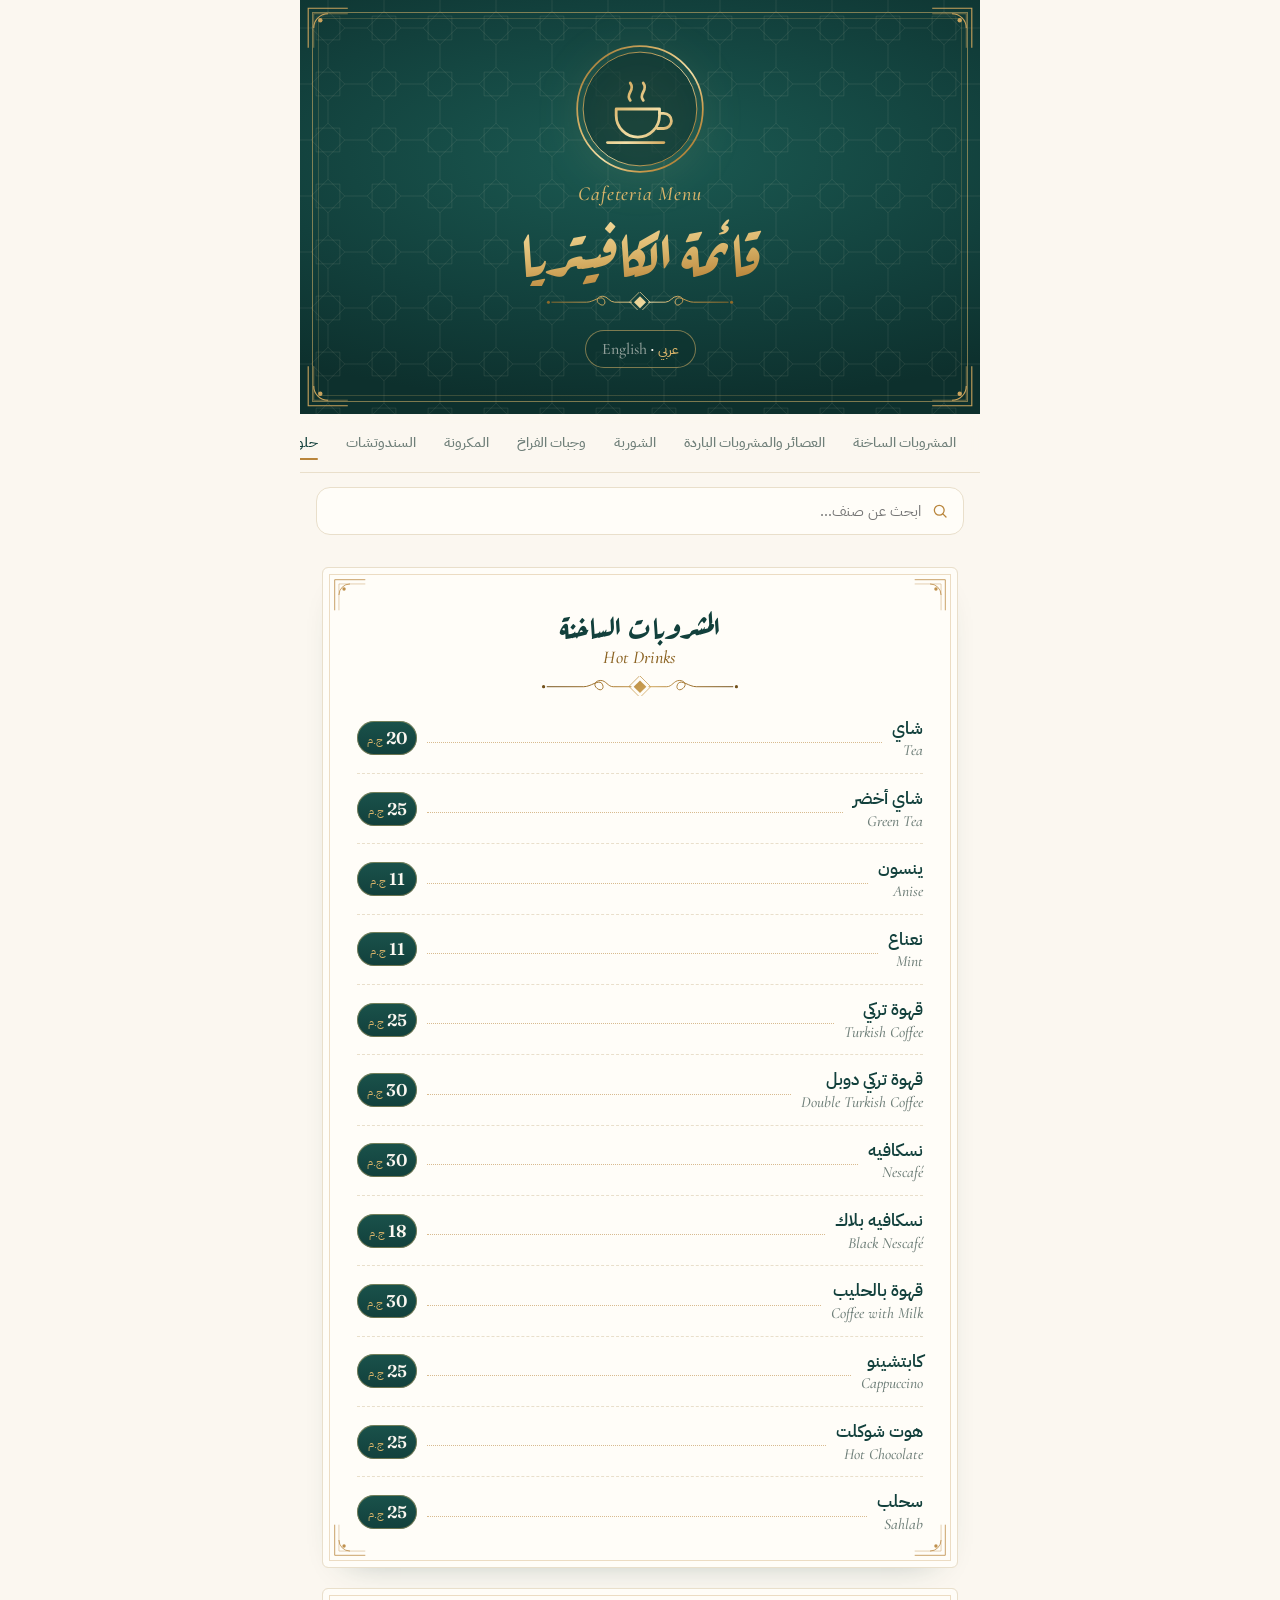
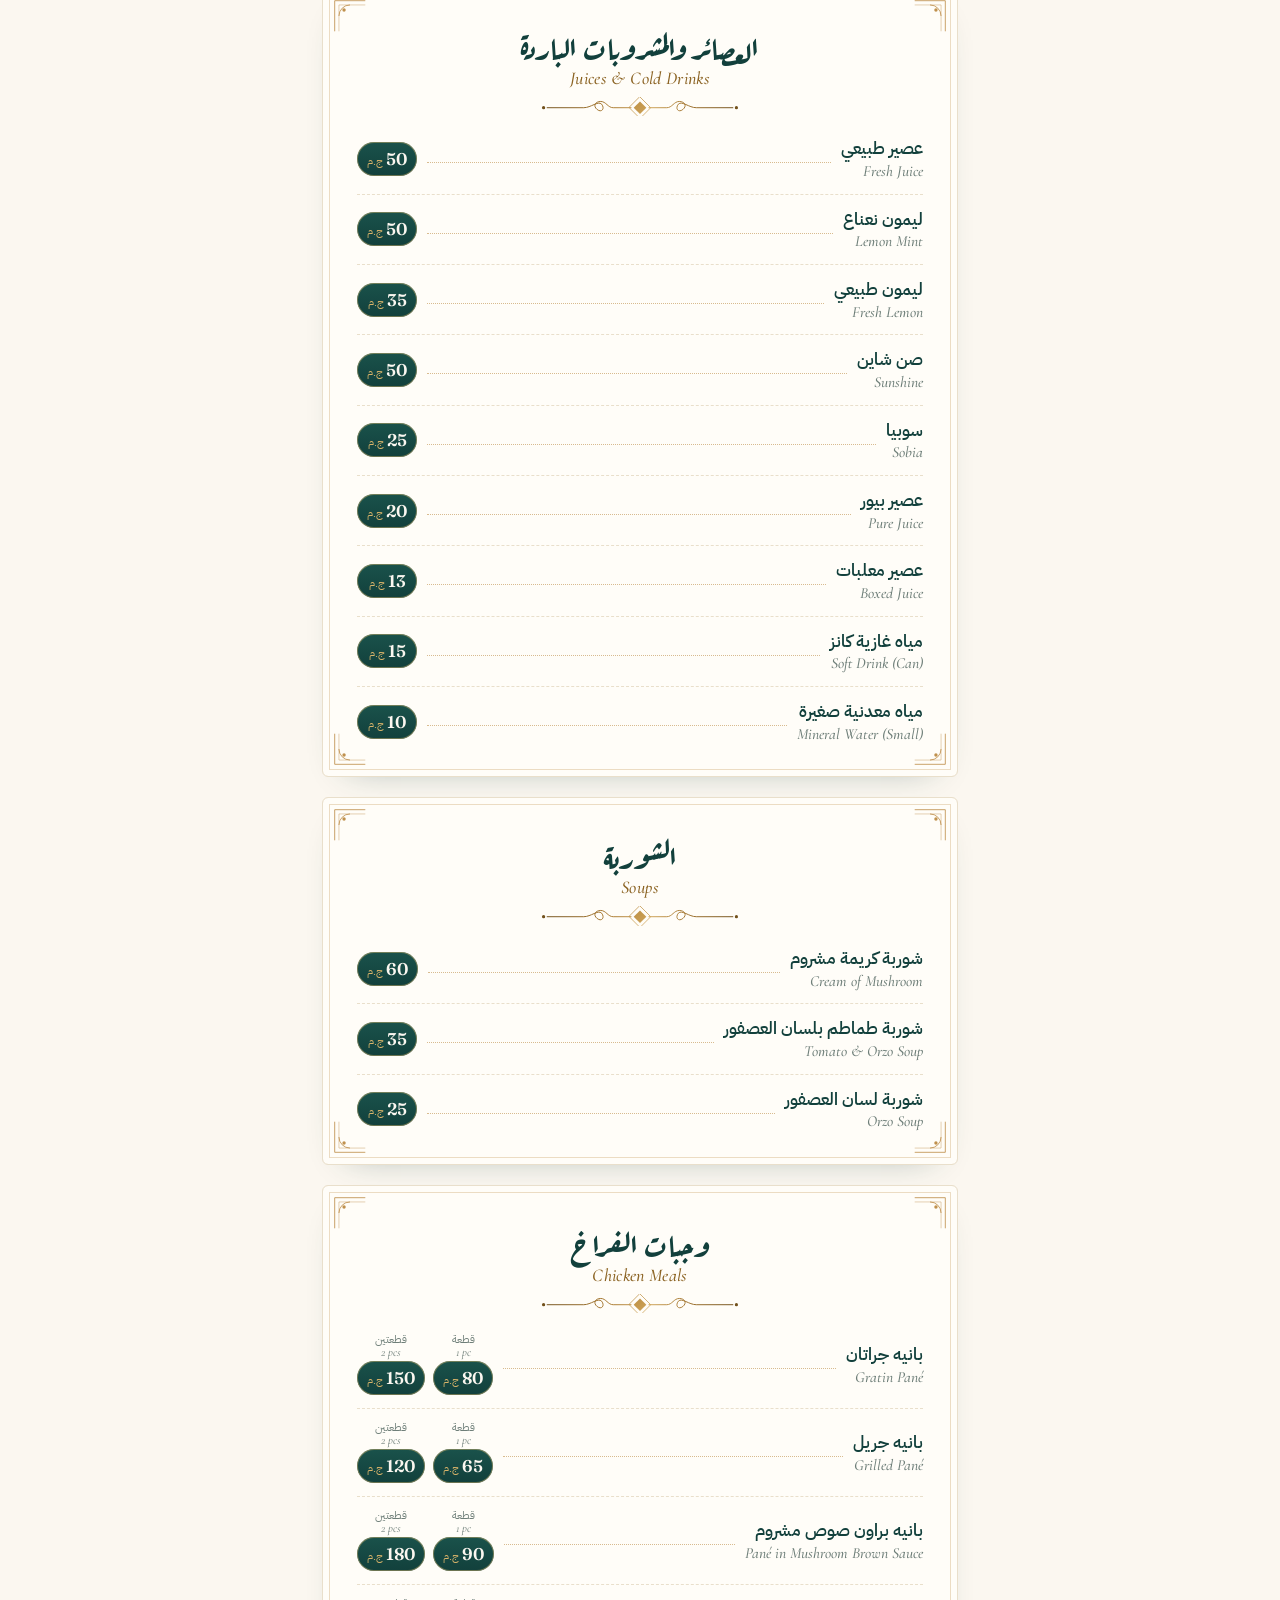
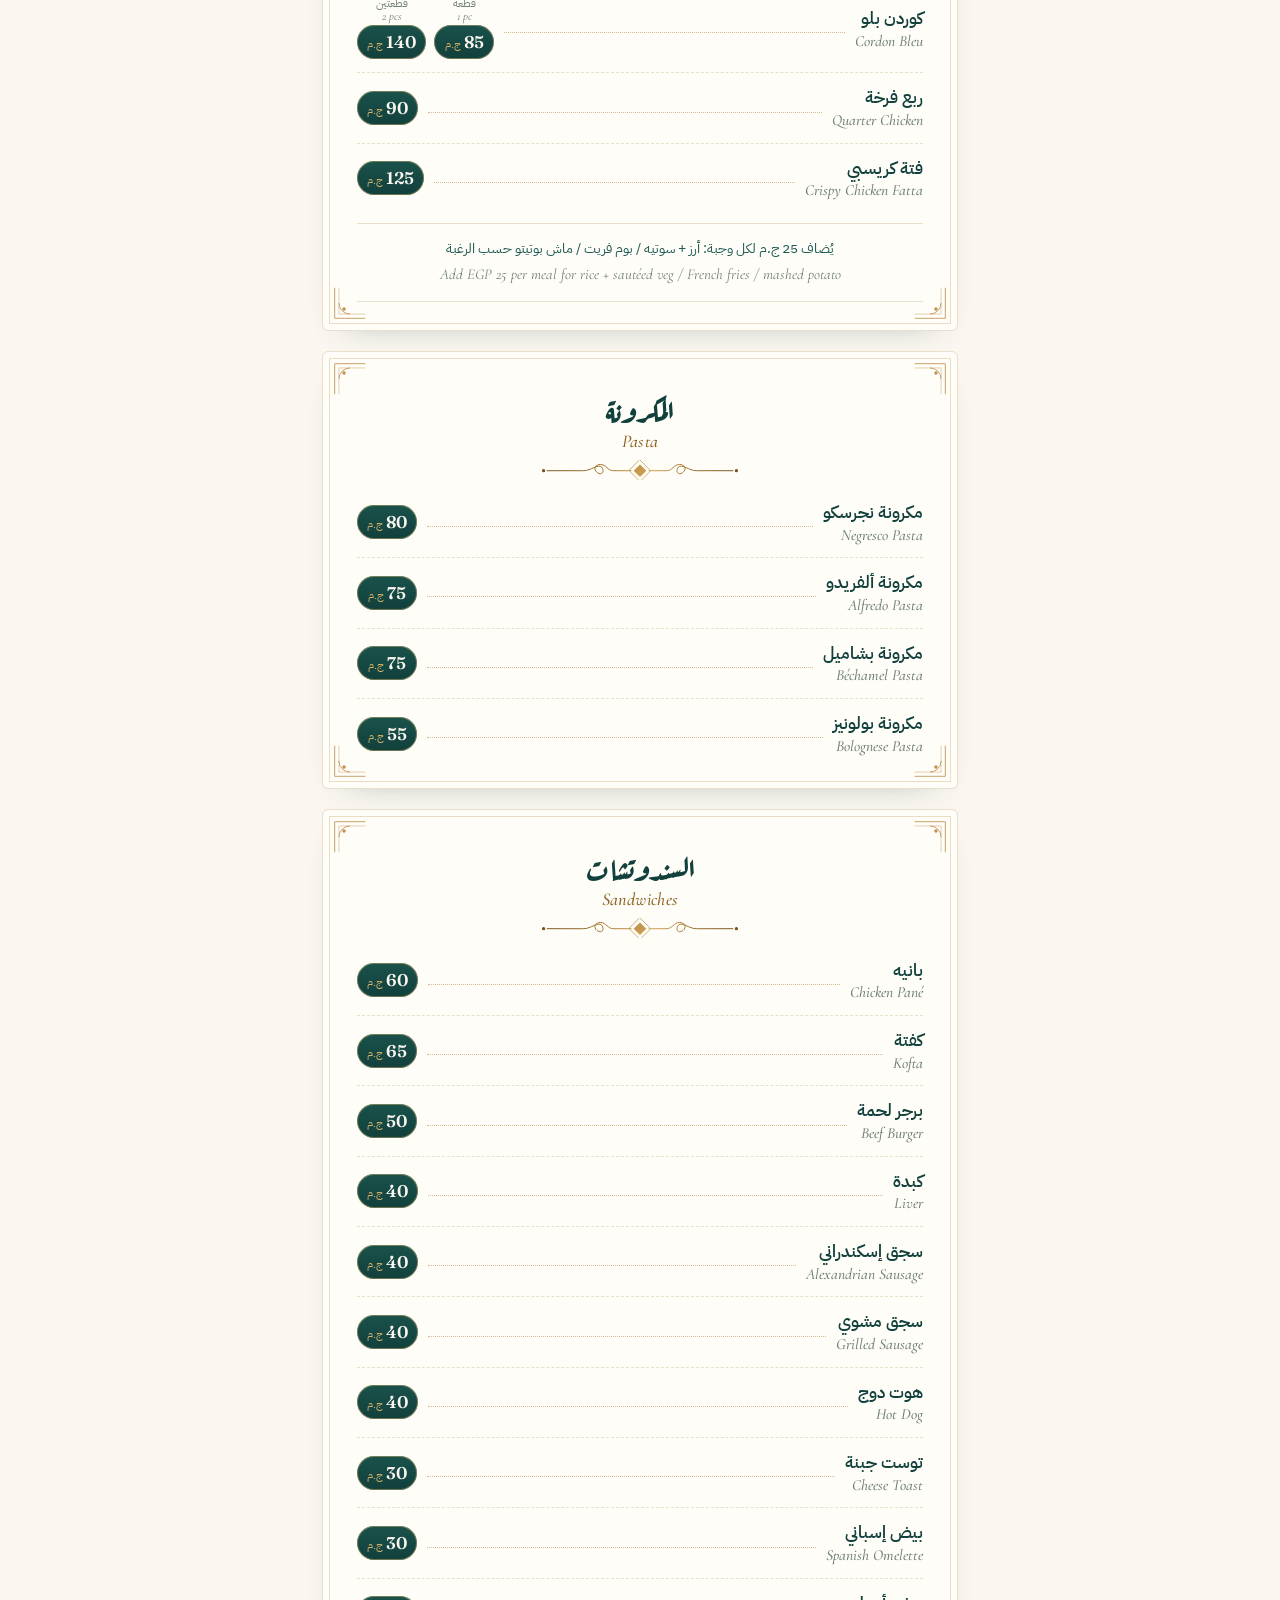
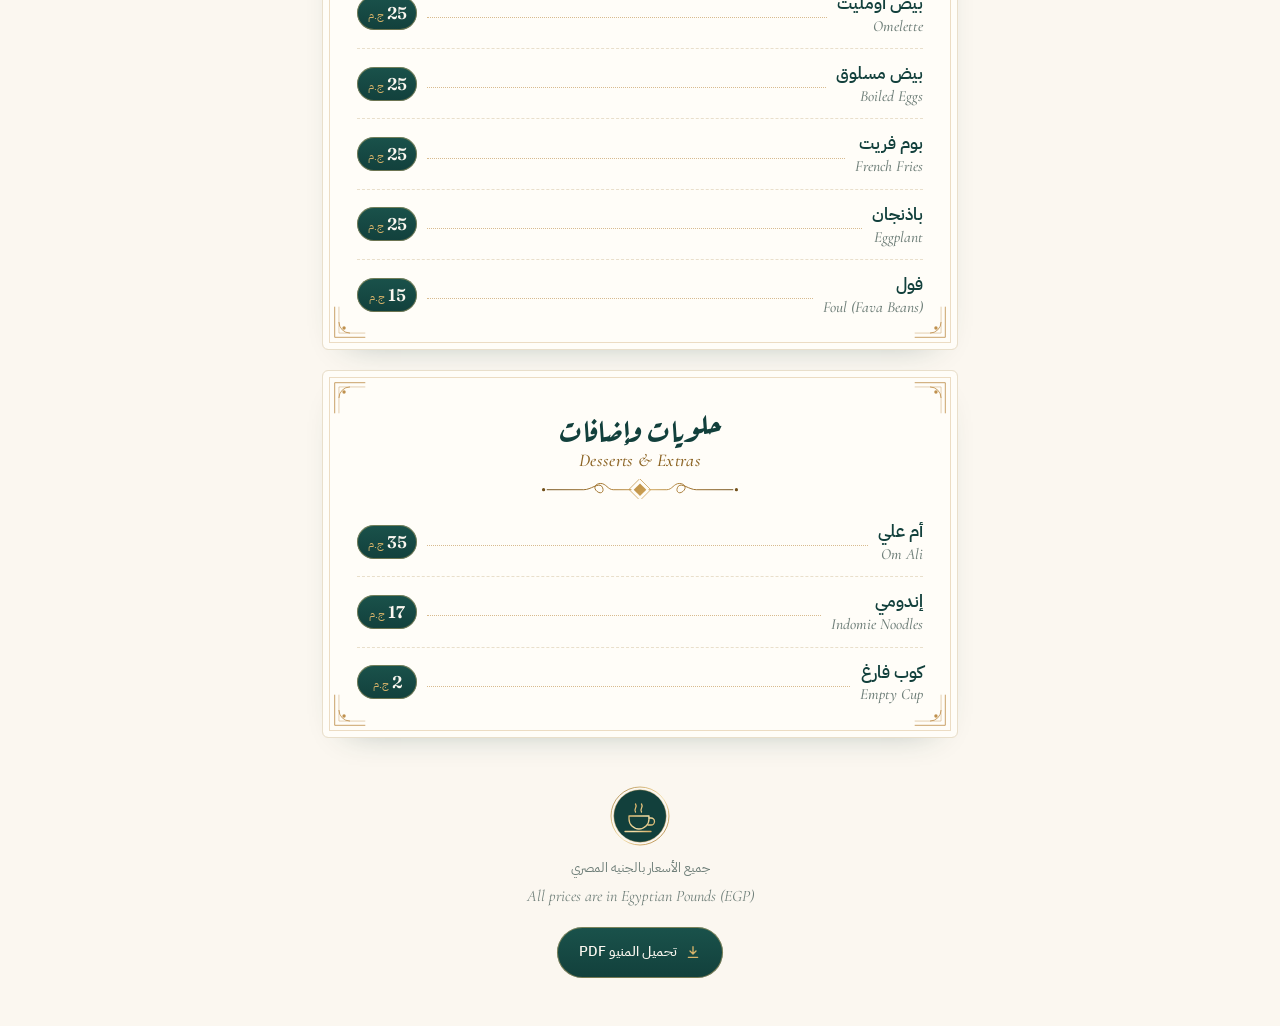
<file: cafeteria/index.html>
<!DOCTYPE html>
<html lang="ar" dir="rtl">
<head>
<meta charset="utf-8">
<meta name="viewport" content="width=device-width, initial-scale=1, viewport-fit=cover">
<meta name="theme-color" content="#12403C">
<meta name="description" content="قائمة الكافيتريا: المشروبات والوجبات والأسعار">
<meta property="og:title" content="قائمة الكافيتريا · Cafeteria Menu">
<title>قائمة الكافيتريا · Cafeteria Menu</title>
<link rel="icon" href="data:image/svg+xml,%3Csvg xmlns=%22http://www.w3.org/2000/svg%22 viewBox=%220 0 64 64%22%3E%3Crect width=%2264%22 height=%2264%22 rx=%2214%22 fill=%22%2312403C%22/%3E%3Cg fill=%22none%22 stroke=%22%23D9B46A%22 stroke-width=%222.4%22%3E%3Crect x=%2218%22 y=%2218%22 width=%2228%22 height=%2228%22/%3E%3Crect x=%2218%22 y=%2218%22 width=%2228%22 height=%2228%22 transform=%22rotate(45 32 32)%22/%3E%3C/g%3E%3C/svg%3E">
<link rel="preconnect" href="https://fonts.googleapis.com">
<link rel="preconnect" href="https://fonts.gstatic.com" crossorigin>
<link href="https://fonts.googleapis.com/css2?family=Aref+Ruqaa:wght@400;700&family=IBM+Plex+Sans+Arabic:wght@400;500;600&family=Cormorant+Garamond:ital,wght@0,500;0,600;1,500&family=Fraunces:opsz,wght@9..144,500;9..144,600&display=swap" rel="stylesheet">
<style>
:root{
  --ink:#12403C; --ink2:#1E5A53; --paper:#FFFDF8; --cream:#FBF7F0; --gold:#B9853B; --gold-l:#D9B46A; --gold-d:#8C6424;
  --muted:#6F7F79; --line:#E9DFCB;
  --ar:'IBM Plex Sans Arabic','Segoe UI',Tahoma,sans-serif; --title:'Aref Ruqaa','Amiri',serif; --en:'Cormorant Garamond',Georgia,serif; --num:'Fraunces',Georgia,serif;
}
*{box-sizing:border-box;margin:0;padding:0}
html{scroll-behavior:smooth;scroll-padding-top:66px;background:var(--cream)}
body{font-family:var(--ar);background:var(--cream);color:var(--ink);-webkit-font-smoothing:antialiased;min-height:100vh}
.wrap{max-width:680px;margin:0 auto}
[hidden]{display:none!important}
:focus-visible{outline:2px solid var(--gold);outline-offset:3px;border-radius:6px}

/* hero */
.hero{position:relative;background:radial-gradient(90% 60% at 50% 38%,#1B5A52 0%,var(--ink) 62%,#0D302D 100%);color:var(--cream);text-align:center;overflow:hidden;padding:calc(44px + env(safe-area-inset-top)) 26px 46px}
.hero::before{content:"";position:absolute;inset:0;background-image:url("data:image/svg+xml,%3Csvg%20xmlns%3D%22http%3A//www.w3.org/2000/svg%22%20width%3D%2256%22%20height%3D%2256%22%20viewBox%3D%220%200%2056%2056%22%3E%3Cg%20fill%3D%22none%22%20stroke%3D%22%23E9D9B8%22%20stroke-opacity%3D%220.09%22%20stroke-width%3D%221%22%3E%3Cpolygon%20points%3D%2239.88%2C39.88%2016.12%2C39.88%2016.12%2C16.12%2039.88%2C16.12%22/%3E%3Cpolygon%20points%3D%2244.80%2C28.00%2028.00%2C44.80%2011.20%2C28.00%2028.00%2C11.20%22/%3E%3Cpath%20d%3D%22M0%2028.0H11.2%20M44.8%2028.0H56%20M28.0%200V11.2%20M28.0%2044.8V56%22/%3E%3C/g%3E%3C/svg%3E");background-size:56px 56px}
.hero .frame{position:absolute;inset:12px;border:1px solid rgba(217,180,106,.55);pointer-events:none}
.hero .frame::after{content:"";position:absolute;inset:5px;border:1px solid rgba(217,180,106,.22)}
.hero .hc{position:absolute;width:44px;height:44px;line-height:0}
.hc.h0{top:6px;right:6px;transform:scaleX(-1)} .hc.h1{top:6px;left:6px} .hc.h2{bottom:6px;right:6px;transform:scale(-1,-1)} .hc.h3{bottom:6px;left:6px;transform:scaleY(-1)}
.hero > *{position:relative}
.medal{width:130px;margin:0 auto 12px;filter:drop-shadow(0 6px 22px rgba(217,180,106,.18))}
.medal svg{width:100%;height:auto;display:block}
.kicker{font-family:var(--en);font-style:italic;font-weight:500;color:var(--gold-l);font-size:20px;letter-spacing:.04em;margin-top:-4px}
.hero h1{font-family:var(--title);font-weight:700;font-size:clamp(46px,13.5vw,62px);line-height:1.25;margin:2px 0 6px;
  background:linear-gradient(175deg,#FFF3D2 0%,#F0D594 30%,#D9B46A 55%,#B9853B 80%,#E7C98A 100%);-webkit-background-clip:text;background-clip:text;color:transparent}
.hfl{width:190px;margin:0 auto 14px;line-height:0}
.hfl svg{width:100%;height:auto}
.welcome{font-size:14.5px;line-height:1.85;color:rgba(251,247,240,.82)}
.welcome .en{display:block;font-family:var(--en);font-style:italic;font-size:16.5px;color:rgba(233,217,184,.85)}
.lang{margin-top:6px;appearance:none;border:1px solid rgba(217,180,106,.55);background:rgba(13,48,45,.5);color:var(--cream);font:500 13px var(--ar);padding:8px 16px;border-radius:999px;cursor:pointer}
.lang span{opacity:.55}.lang span.on{opacity:1;color:var(--gold-l)}
.lang .en{font-family:var(--en);font-size:16px}

/* nav */
.nav{position:sticky;top:0;z-index:5;background:rgba(251,247,240,.94);backdrop-filter:blur(10px);-webkit-backdrop-filter:blur(10px);border-bottom:1px solid var(--line)}
.chips{display:flex;gap:4px;overflow-x:auto;padding:6px 12px;scrollbar-width:none}
.chips::-webkit-scrollbar{display:none}
.chip{flex:0 0 auto;position:relative;text-decoration:none;color:var(--muted);padding:12px 12px 13px;font-size:14px;font-weight:500;transition:color .2s}
.chip::after{content:"";position:absolute;left:12px;right:12px;bottom:6px;height:2px;border-radius:2px;background:var(--gold);transform:scaleX(0);transition:transform .25s}
.chip.on{color:var(--ink)}
.chip.on::after{transform:scaleX(1)}
.chip .en{font-family:var(--en);font-size:17px;font-weight:600}
.search{padding:14px 16px 4px}
.search label{display:flex;align-items:center;gap:10px;background:var(--paper);border:1px solid var(--line);border-radius:14px;padding:0 14px}
.search svg{width:18px;height:18px;color:var(--gold);flex:0 0 auto}
.search input{flex:1;min-width:0;border:0;background:transparent;padding:12px 0;font:400 15px var(--ar);color:var(--ink);outline:none}

/* sections */
main{padding:6px 14px 10px}
.sec{position:relative;background:var(--paper);border:1px solid var(--line);border-radius:6px;padding:30px 22px 30px;margin:20px 0;
  box-shadow:inset 0 0 0 6px var(--paper),inset 0 0 0 7px rgba(185,133,59,.28),0 14px 34px -26px rgba(18,64,60,.45)}
.cn{position:absolute;width:34px;height:34px;line-height:0;opacity:.9}
.cn.c0{top:10px;right:10px;transform:scaleX(-1)} .cn.c1{top:10px;left:10px} .cn.c2{bottom:10px;right:10px;transform:scale(-1,-1)} .cn.c3{bottom:10px;left:10px;transform:scaleY(-1)}
.sh{text-align:center;margin-bottom:8px}
.sh h2{display:flex;flex-direction:column;align-items:center;font-weight:400}
.sh h2 .ar{font-family:var(--title);font-weight:700;font-size:31px;line-height:1.35;color:var(--ink)}
.sh h2 .en{font-family:var(--en);font-style:italic;font-weight:500;font-size:18px;color:var(--gold-d);letter-spacing:.02em}
.fl{width:200px;margin:8px auto 4px;line-height:0}
.fl svg{width:100%;height:auto}
.list{list-style:none}
.it{display:flex;align-items:center;gap:10px;padding:13px 0;border-bottom:1px dashed var(--line)}
.it:last-child{border-bottom:0}
.nm{display:flex;flex-direction:column;min-width:0}
.nm .ar{font-size:16.5px;font-weight:600;line-height:1.5}
.nm .en{font-family:var(--en);font-style:italic;font-weight:500;font-size:15.5px;color:var(--muted);line-height:1.2}
.dots{flex:1;align-self:center;border-bottom:1.5px dotted rgba(185,133,59,.55);transform:translateY(4px);min-width:12px}
.prs{display:flex;gap:8px;flex:0 0 auto}
.pc{display:flex;flex-direction:column;align-items:center;gap:3px}
.pc small{font-size:11px;color:var(--muted);line-height:1;display:flex;flex-direction:column;align-items:center;gap:1px}
.pc small em{font-family:var(--en);font-style:italic;font-size:12px}
.pr{display:inline-flex;align-items:baseline;gap:3px;justify-content:center;min-width:60px;padding:6px 10px;border-radius:999px;
  background:linear-gradient(180deg,#1A524B,var(--ink));color:#FBF7F0;box-shadow:inset 0 0 0 1px rgba(217,180,106,.45)}
.pr b{font-family:var(--num);font-weight:600;font-size:17px;font-variant-numeric:lining-nums tabular-nums}
.pr i{font-style:normal;font-size:11px;color:var(--gold-l)}
.note{margin:10px 0 8px;padding:13px 16px;text-align:center;border-top:1px solid var(--line);border-bottom:1px solid var(--line);font-size:13.5px;line-height:1.8;color:var(--ink2)}
.note .en{display:block;font-family:var(--en);font-style:italic;font-size:15px;color:var(--muted)}
.empty{display:none;text-align:center;color:var(--muted);padding:30px 0}

footer{text-align:center;padding:20px 20px 48px;color:var(--muted);font-size:13px;line-height:1.9}
footer .fr{width:64px;margin:0 auto 10px;line-height:0}
footer .en{font-family:var(--en);font-style:italic;font-size:16px}
.dl{display:inline-flex;align-items:center;gap:8px;margin-top:16px;text-decoration:none;color:#FBF7F0;background:linear-gradient(180deg,#1A524B,var(--ink));box-shadow:inset 0 0 0 1px rgba(217,180,106,.5);padding:12px 22px;border-radius:999px;font-weight:500;font-size:14px}
.dl svg{color:var(--gold-l)}
.dl .en{font-style:normal;font-family:var(--ar);font-size:14px}
body:not(.en-mode) .dl .en{display:none}

/* English mode */
body.en-mode{direction:ltr}
body.en-mode .nm .ar{order:2;font-size:13px;font-weight:400;color:var(--muted)}
body.en-mode .nm .en{order:1;font-style:normal;font-weight:600;font-size:19px;color:var(--ink)}
body.en-mode .sh h2 .ar{order:2;font-size:19px;font-weight:400;color:var(--gold-d)}
body.en-mode .sh h2 .en{order:1;font-style:normal;font-weight:600;font-size:30px;color:var(--ink);letter-spacing:.04em}
body.en-mode .chip .ar{display:none}
body:not(.en-mode) .chip .en{display:none}
body.en-mode .note .ar{display:none}
body.en-mode .note .en{font-size:16px;color:var(--ink2)}
body.en-mode .pr i{font-size:0}
body.en-mode .pr i::before{content:"EGP";font-size:10px;letter-spacing:.5px}
body.en-mode .pc small{font-size:0}
body.en-mode .pc small em{font-size:12px}
body.en-mode .welcome .ar{display:none}
body.en-mode .welcome .en{font-size:18px}
body.en-mode footer .ar{display:none}
body.en-mode .dl .ar{display:none}

@media (min-width:560px){ main{padding:8px 22px} .sec{padding:36px 34px 20px} }
@media (prefers-reduced-motion:reduce){html{scroll-behavior:auto}.chip,.chip::after{transition:none}}
</style>
</head>
<body>
<div class="wrap">
  <header class="hero">
    <div class="frame"></div><span class="hc h0"><svg viewBox="0 0 40 40" width="44" height="44" xmlns="http://www.w3.org/2000/svg" aria-hidden="true" fill="none" stroke="#C9A25C" stroke-width="1"><path d="M2 38 V2 H38"/><path d="M7 38 V7 H38" stroke-opacity=".5"/><path d="M7 20 A13 13 0 0 1 20 7" /><circle cx="13" cy="13" r="2" fill="#C9A25C" stroke="none"/></svg></span><span class="hc h1"><svg viewBox="0 0 40 40" width="44" height="44" xmlns="http://www.w3.org/2000/svg" aria-hidden="true" fill="none" stroke="#C9A25C" stroke-width="1"><path d="M2 38 V2 H38"/><path d="M7 38 V7 H38" stroke-opacity=".5"/><path d="M7 20 A13 13 0 0 1 20 7" /><circle cx="13" cy="13" r="2" fill="#C9A25C" stroke="none"/></svg></span><span class="hc h2"><svg viewBox="0 0 40 40" width="44" height="44" xmlns="http://www.w3.org/2000/svg" aria-hidden="true" fill="none" stroke="#C9A25C" stroke-width="1"><path d="M2 38 V2 H38"/><path d="M7 38 V7 H38" stroke-opacity=".5"/><path d="M7 20 A13 13 0 0 1 20 7" /><circle cx="13" cy="13" r="2" fill="#C9A25C" stroke="none"/></svg></span><span class="hc h3"><svg viewBox="0 0 40 40" width="44" height="44" xmlns="http://www.w3.org/2000/svg" aria-hidden="true" fill="none" stroke="#C9A25C" stroke-width="1"><path d="M2 38 V2 H38"/><path d="M7 38 V7 H38" stroke-opacity=".5"/><path d="M7 20 A13 13 0 0 1 20 7" /><circle cx="13" cy="13" r="2" fill="#C9A25C" stroke="none"/></svg></span>
    <div class="medal"><svg viewBox="-60 -60 120 120" width="130" height="130" xmlns="http://www.w3.org/2000/svg" aria-hidden="true"><style>.stm path{stroke-dasharray:40;animation:stm 3.4s ease-in-out infinite}.stm path:nth-child(2){animation-delay:1.2s}@keyframes stm{0%{stroke-dashoffset:40;opacity:0}35%{opacity:1}100%{stroke-dashoffset:-40;opacity:0}}@media (prefers-reduced-motion:reduce){.stm path{animation:none}}</style><defs><linearGradient id="hr" gradientUnits="userSpaceOnUse" x1="-60" y1="-60" x2="60" y2="60"><stop offset="0" stop-color="#8A6424"/><stop offset=".35" stop-color="#D9B46A"/><stop offset=".55" stop-color="#F3DFA8"/><stop offset=".75" stop-color="#C9994A"/><stop offset="1" stop-color="#8A6424"/></linearGradient></defs><circle r="58" fill="none" stroke="url(#hr)" stroke-width="1.6"/><circle r="52.5" fill="rgba(13,48,45,.55)" stroke="url(#hr)" stroke-width=".8"/><g fill="none" stroke="url(#hr)" stroke-width="2.6" stroke-linecap="round" stroke-linejoin="round" transform="translate(0 6)"><path d="M-22 -6 h40 v6 a20 20 0 0 1 -20 20 h0 a20 20 0 0 1 -20 -20 z"/><path d="M18 -2 h4 a7 7 0 0 1 0 14 h-6"/><path d="M-30 25 h52"/><g class="stm"><path d="M-9 -14 c-5 -6 5 -9 0 -16"/><path d="M3 -14 c-5 -6 5 -9 0 -16"/></g></g></svg></div>
    <div class="kicker" lang="en">Cafeteria Menu</div>
    <h1>قائمة الكافيتريا</h1>
    <div class="hfl"><svg viewBox="-112 -12 224 22" width="190" xmlns="http://www.w3.org/2000/svg" aria-hidden="true"><defs><linearGradient id="hf" gradientUnits="userSpaceOnUse" x1="-112" y1="-12" x2="112" y2="10"><stop offset="0" stop-color="#8A6424"/><stop offset=".35" stop-color="#D9B46A"/><stop offset=".55" stop-color="#F3DFA8"/><stop offset=".75" stop-color="#C9994A"/><stop offset="1" stop-color="#8A6424"/></linearGradient></defs><g fill="none" stroke="url(#hf)" stroke-width="1.1" stroke-linecap="round"><path d="M10 0 H30 c6 0 8 -7 14 -7 s9 5 4 9 s-9 -1 -5 -6 c4 -4 12 4 20 4 H104"/><circle cx="108" cy="0" r="1.8" fill="url(#hf)" stroke="none"/><path d="M-10 0 H-30 c-6 0 -8 -7 -14 -7 s-9 5 -4 9 s9 -1 5 -6 c-4 -4 -12 4 -20 4 H-104"/><circle cx="-108" cy="0" r="1.8" fill="url(#hf)" stroke="none"/><rect x="-5" y="-5" width="10" height="10" transform="rotate(45)" fill="url(#hf)" stroke="none"/><rect x="-8.5" y="-8.5" width="17" height="17" transform="rotate(45)" stroke-width=".8"/></g></svg></div>
    <button class="lang" id="lang" type="button" aria-label="Language"><span class="on" data-l="ar">عربي</span> · <span class="en" data-l="en">English</span></button>
  </header>
  <nav class="nav" aria-label="أقسام المنيو">
    <div class="chips" id="chips"><a class="chip" href="#hot" data-id="hot"><span class="ar">المشروبات الساخنة</span><span class="en" lang="en">Hot Drinks</span></a><a class="chip" href="#cold" data-id="cold"><span class="ar">العصائر والمشروبات الباردة</span><span class="en" lang="en">Juices &amp; Cold Drinks</span></a><a class="chip" href="#soup" data-id="soup"><span class="ar">الشوربة</span><span class="en" lang="en">Soups</span></a><a class="chip" href="#chicken" data-id="chicken"><span class="ar">وجبات الفراخ</span><span class="en" lang="en">Chicken Meals</span></a><a class="chip" href="#pasta" data-id="pasta"><span class="ar">المكرونة</span><span class="en" lang="en">Pasta</span></a><a class="chip" href="#sandwich" data-id="sandwich"><span class="ar">السندوتشات</span><span class="en" lang="en">Sandwiches</span></a><a class="chip" href="#extras" data-id="extras"><span class="ar">حلويات وإضافات</span><span class="en" lang="en">Desserts &amp; Extras</span></a></div>
  </nav>
  <div class="search"><label><svg viewBox="0 0 24 24" fill="none" stroke="currentColor" stroke-width="1.7" stroke-linecap="round"><circle cx="11" cy="11" r="6.5"/><path d="m20 20-4.2-4.2"/></svg><input id="q" type="search" placeholder="ابحث عن صنف…" aria-label="بحث" autocomplete="off"></label></div>
  <main id="main"><section class="sec" id="hot" aria-labelledby="h-hot"><span class="cn c0"><svg viewBox="0 0 40 40" width="34" height="34" xmlns="http://www.w3.org/2000/svg" aria-hidden="true" fill="none" stroke="#B9853B" stroke-width="1"><path d="M2 38 V2 H38"/><path d="M7 38 V7 H38" stroke-opacity=".5"/><path d="M7 20 A13 13 0 0 1 20 7" /><circle cx="13" cy="13" r="2" fill="#B9853B" stroke="none"/></svg></span><span class="cn c1"><svg viewBox="0 0 40 40" width="34" height="34" xmlns="http://www.w3.org/2000/svg" aria-hidden="true" fill="none" stroke="#B9853B" stroke-width="1"><path d="M2 38 V2 H38"/><path d="M7 38 V7 H38" stroke-opacity=".5"/><path d="M7 20 A13 13 0 0 1 20 7" /><circle cx="13" cy="13" r="2" fill="#B9853B" stroke="none"/></svg></span><span class="cn c2"><svg viewBox="0 0 40 40" width="34" height="34" xmlns="http://www.w3.org/2000/svg" aria-hidden="true" fill="none" stroke="#B9853B" stroke-width="1"><path d="M2 38 V2 H38"/><path d="M7 38 V7 H38" stroke-opacity=".5"/><path d="M7 20 A13 13 0 0 1 20 7" /><circle cx="13" cy="13" r="2" fill="#B9853B" stroke="none"/></svg></span><span class="cn c3"><svg viewBox="0 0 40 40" width="34" height="34" xmlns="http://www.w3.org/2000/svg" aria-hidden="true" fill="none" stroke="#B9853B" stroke-width="1"><path d="M2 38 V2 H38"/><path d="M7 38 V7 H38" stroke-opacity=".5"/><path d="M7 20 A13 13 0 0 1 20 7" /><circle cx="13" cy="13" r="2" fill="#B9853B" stroke="none"/></svg></span><header class="sh"><h2 id="h-hot"><span class="ar">المشروبات الساخنة</span><span class="en" lang="en">Hot Drinks</span></h2><div class="fl"><svg viewBox="-112 -12 224 22" width="200" xmlns="http://www.w3.org/2000/svg" aria-hidden="true"><defs><linearGradient id="f0" gradientUnits="userSpaceOnUse" x1="-112" y1="-12" x2="112" y2="10"><stop offset="0" stop-color="#6E4E1A"/><stop offset=".35" stop-color="#A9792F"/><stop offset=".55" stop-color="#CFA458"/><stop offset=".75" stop-color="#9C6F2B"/><stop offset="1" stop-color="#6E4E1A"/></linearGradient></defs><g fill="none" stroke="url(#f0)" stroke-width="1.1" stroke-linecap="round"><path d="M10 0 H30 c6 0 8 -7 14 -7 s9 5 4 9 s-9 -1 -5 -6 c4 -4 12 4 20 4 H104"/><circle cx="108" cy="0" r="1.8" fill="url(#f0)" stroke="none"/><path d="M-10 0 H-30 c-6 0 -8 -7 -14 -7 s-9 5 -4 9 s9 -1 5 -6 c-4 -4 -12 4 -20 4 H-104"/><circle cx="-108" cy="0" r="1.8" fill="url(#f0)" stroke="none"/><rect x="-5" y="-5" width="10" height="10" transform="rotate(45)" fill="url(#f0)" stroke="none"/><rect x="-8.5" y="-8.5" width="17" height="17" transform="rotate(45)" stroke-width=".8"/></g></svg></div></header><ul class="list"><li class="it" data-k="شاي tea"><div class="nm"><span class="ar">شاي</span><span class="en" lang="en">Tea</span></div><span class="dots"></span><div class="prs"><span class="pr"><b>20</b><i>ج.م</i></span></div></li><li class="it" data-k="شاي أخضر green tea"><div class="nm"><span class="ar">شاي أخضر</span><span class="en" lang="en">Green Tea</span></div><span class="dots"></span><div class="prs"><span class="pr"><b>25</b><i>ج.م</i></span></div></li><li class="it" data-k="ينسون anise"><div class="nm"><span class="ar">ينسون</span><span class="en" lang="en">Anise</span></div><span class="dots"></span><div class="prs"><span class="pr"><b>11</b><i>ج.م</i></span></div></li><li class="it" data-k="نعناع mint"><div class="nm"><span class="ar">نعناع</span><span class="en" lang="en">Mint</span></div><span class="dots"></span><div class="prs"><span class="pr"><b>11</b><i>ج.م</i></span></div></li><li class="it" data-k="قهوة تركي turkish coffee"><div class="nm"><span class="ar">قهوة تركي</span><span class="en" lang="en">Turkish Coffee</span></div><span class="dots"></span><div class="prs"><span class="pr"><b>25</b><i>ج.م</i></span></div></li><li class="it" data-k="قهوة تركي دوبل double turkish coffee"><div class="nm"><span class="ar">قهوة تركي دوبل</span><span class="en" lang="en">Double Turkish Coffee</span></div><span class="dots"></span><div class="prs"><span class="pr"><b>30</b><i>ج.م</i></span></div></li><li class="it" data-k="نسكافيه nescafé"><div class="nm"><span class="ar">نسكافيه</span><span class="en" lang="en">Nescafé</span></div><span class="dots"></span><div class="prs"><span class="pr"><b>30</b><i>ج.م</i></span></div></li><li class="it" data-k="نسكافيه بلاك black nescafé"><div class="nm"><span class="ar">نسكافيه بلاك</span><span class="en" lang="en">Black Nescafé</span></div><span class="dots"></span><div class="prs"><span class="pr"><b>18</b><i>ج.م</i></span></div></li><li class="it" data-k="قهوة بالحليب coffee with milk"><div class="nm"><span class="ar">قهوة بالحليب</span><span class="en" lang="en">Coffee with Milk</span></div><span class="dots"></span><div class="prs"><span class="pr"><b>30</b><i>ج.م</i></span></div></li><li class="it" data-k="كابتشينو cappuccino"><div class="nm"><span class="ar">كابتشينو</span><span class="en" lang="en">Cappuccino</span></div><span class="dots"></span><div class="prs"><span class="pr"><b>25</b><i>ج.م</i></span></div></li><li class="it" data-k="هوت شوكلت hot chocolate"><div class="nm"><span class="ar">هوت شوكلت</span><span class="en" lang="en">Hot Chocolate</span></div><span class="dots"></span><div class="prs"><span class="pr"><b>25</b><i>ج.م</i></span></div></li><li class="it" data-k="سحلب sahlab"><div class="nm"><span class="ar">سحلب</span><span class="en" lang="en">Sahlab</span></div><span class="dots"></span><div class="prs"><span class="pr"><b>25</b><i>ج.م</i></span></div></li></ul></section><section class="sec" id="cold" aria-labelledby="h-cold"><span class="cn c0"><svg viewBox="0 0 40 40" width="34" height="34" xmlns="http://www.w3.org/2000/svg" aria-hidden="true" fill="none" stroke="#B9853B" stroke-width="1"><path d="M2 38 V2 H38"/><path d="M7 38 V7 H38" stroke-opacity=".5"/><path d="M7 20 A13 13 0 0 1 20 7" /><circle cx="13" cy="13" r="2" fill="#B9853B" stroke="none"/></svg></span><span class="cn c1"><svg viewBox="0 0 40 40" width="34" height="34" xmlns="http://www.w3.org/2000/svg" aria-hidden="true" fill="none" stroke="#B9853B" stroke-width="1"><path d="M2 38 V2 H38"/><path d="M7 38 V7 H38" stroke-opacity=".5"/><path d="M7 20 A13 13 0 0 1 20 7" /><circle cx="13" cy="13" r="2" fill="#B9853B" stroke="none"/></svg></span><span class="cn c2"><svg viewBox="0 0 40 40" width="34" height="34" xmlns="http://www.w3.org/2000/svg" aria-hidden="true" fill="none" stroke="#B9853B" stroke-width="1"><path d="M2 38 V2 H38"/><path d="M7 38 V7 H38" stroke-opacity=".5"/><path d="M7 20 A13 13 0 0 1 20 7" /><circle cx="13" cy="13" r="2" fill="#B9853B" stroke="none"/></svg></span><span class="cn c3"><svg viewBox="0 0 40 40" width="34" height="34" xmlns="http://www.w3.org/2000/svg" aria-hidden="true" fill="none" stroke="#B9853B" stroke-width="1"><path d="M2 38 V2 H38"/><path d="M7 38 V7 H38" stroke-opacity=".5"/><path d="M7 20 A13 13 0 0 1 20 7" /><circle cx="13" cy="13" r="2" fill="#B9853B" stroke="none"/></svg></span><header class="sh"><h2 id="h-cold"><span class="ar">العصائر والمشروبات الباردة</span><span class="en" lang="en">Juices &amp; Cold Drinks</span></h2><div class="fl"><svg viewBox="-112 -12 224 22" width="200" xmlns="http://www.w3.org/2000/svg" aria-hidden="true"><defs><linearGradient id="f1" gradientUnits="userSpaceOnUse" x1="-112" y1="-12" x2="112" y2="10"><stop offset="0" stop-color="#6E4E1A"/><stop offset=".35" stop-color="#A9792F"/><stop offset=".55" stop-color="#CFA458"/><stop offset=".75" stop-color="#9C6F2B"/><stop offset="1" stop-color="#6E4E1A"/></linearGradient></defs><g fill="none" stroke="url(#f1)" stroke-width="1.1" stroke-linecap="round"><path d="M10 0 H30 c6 0 8 -7 14 -7 s9 5 4 9 s-9 -1 -5 -6 c4 -4 12 4 20 4 H104"/><circle cx="108" cy="0" r="1.8" fill="url(#f1)" stroke="none"/><path d="M-10 0 H-30 c-6 0 -8 -7 -14 -7 s-9 5 -4 9 s9 -1 5 -6 c-4 -4 -12 4 -20 4 H-104"/><circle cx="-108" cy="0" r="1.8" fill="url(#f1)" stroke="none"/><rect x="-5" y="-5" width="10" height="10" transform="rotate(45)" fill="url(#f1)" stroke="none"/><rect x="-8.5" y="-8.5" width="17" height="17" transform="rotate(45)" stroke-width=".8"/></g></svg></div></header><ul class="list"><li class="it" data-k="عصير طبيعي fresh juice"><div class="nm"><span class="ar">عصير طبيعي</span><span class="en" lang="en">Fresh Juice</span></div><span class="dots"></span><div class="prs"><span class="pr"><b>50</b><i>ج.م</i></span></div></li><li class="it" data-k="ليمون نعناع lemon mint"><div class="nm"><span class="ar">ليمون نعناع</span><span class="en" lang="en">Lemon Mint</span></div><span class="dots"></span><div class="prs"><span class="pr"><b>50</b><i>ج.م</i></span></div></li><li class="it" data-k="ليمون طبيعي fresh lemon"><div class="nm"><span class="ar">ليمون طبيعي</span><span class="en" lang="en">Fresh Lemon</span></div><span class="dots"></span><div class="prs"><span class="pr"><b>35</b><i>ج.م</i></span></div></li><li class="it" data-k="صن شاين sunshine"><div class="nm"><span class="ar">صن شاين</span><span class="en" lang="en">Sunshine</span></div><span class="dots"></span><div class="prs"><span class="pr"><b>50</b><i>ج.م</i></span></div></li><li class="it" data-k="سوبيا sobia"><div class="nm"><span class="ar">سوبيا</span><span class="en" lang="en">Sobia</span></div><span class="dots"></span><div class="prs"><span class="pr"><b>25</b><i>ج.م</i></span></div></li><li class="it" data-k="عصير بيور pure juice"><div class="nm"><span class="ar">عصير بيور</span><span class="en" lang="en">Pure Juice</span></div><span class="dots"></span><div class="prs"><span class="pr"><b>20</b><i>ج.م</i></span></div></li><li class="it" data-k="عصير معلبات boxed juice"><div class="nm"><span class="ar">عصير معلبات</span><span class="en" lang="en">Boxed Juice</span></div><span class="dots"></span><div class="prs"><span class="pr"><b>13</b><i>ج.م</i></span></div></li><li class="it" data-k="مياه غازية كانز soft drink (can)"><div class="nm"><span class="ar">مياه غازية كانز</span><span class="en" lang="en">Soft Drink (Can)</span></div><span class="dots"></span><div class="prs"><span class="pr"><b>15</b><i>ج.م</i></span></div></li><li class="it" data-k="مياه معدنية صغيرة mineral water (small)"><div class="nm"><span class="ar">مياه معدنية صغيرة</span><span class="en" lang="en">Mineral Water (Small)</span></div><span class="dots"></span><div class="prs"><span class="pr"><b>10</b><i>ج.م</i></span></div></li></ul></section><section class="sec" id="soup" aria-labelledby="h-soup"><span class="cn c0"><svg viewBox="0 0 40 40" width="34" height="34" xmlns="http://www.w3.org/2000/svg" aria-hidden="true" fill="none" stroke="#B9853B" stroke-width="1"><path d="M2 38 V2 H38"/><path d="M7 38 V7 H38" stroke-opacity=".5"/><path d="M7 20 A13 13 0 0 1 20 7" /><circle cx="13" cy="13" r="2" fill="#B9853B" stroke="none"/></svg></span><span class="cn c1"><svg viewBox="0 0 40 40" width="34" height="34" xmlns="http://www.w3.org/2000/svg" aria-hidden="true" fill="none" stroke="#B9853B" stroke-width="1"><path d="M2 38 V2 H38"/><path d="M7 38 V7 H38" stroke-opacity=".5"/><path d="M7 20 A13 13 0 0 1 20 7" /><circle cx="13" cy="13" r="2" fill="#B9853B" stroke="none"/></svg></span><span class="cn c2"><svg viewBox="0 0 40 40" width="34" height="34" xmlns="http://www.w3.org/2000/svg" aria-hidden="true" fill="none" stroke="#B9853B" stroke-width="1"><path d="M2 38 V2 H38"/><path d="M7 38 V7 H38" stroke-opacity=".5"/><path d="M7 20 A13 13 0 0 1 20 7" /><circle cx="13" cy="13" r="2" fill="#B9853B" stroke="none"/></svg></span><span class="cn c3"><svg viewBox="0 0 40 40" width="34" height="34" xmlns="http://www.w3.org/2000/svg" aria-hidden="true" fill="none" stroke="#B9853B" stroke-width="1"><path d="M2 38 V2 H38"/><path d="M7 38 V7 H38" stroke-opacity=".5"/><path d="M7 20 A13 13 0 0 1 20 7" /><circle cx="13" cy="13" r="2" fill="#B9853B" stroke="none"/></svg></span><header class="sh"><h2 id="h-soup"><span class="ar">الشوربة</span><span class="en" lang="en">Soups</span></h2><div class="fl"><svg viewBox="-112 -12 224 22" width="200" xmlns="http://www.w3.org/2000/svg" aria-hidden="true"><defs><linearGradient id="f2" gradientUnits="userSpaceOnUse" x1="-112" y1="-12" x2="112" y2="10"><stop offset="0" stop-color="#6E4E1A"/><stop offset=".35" stop-color="#A9792F"/><stop offset=".55" stop-color="#CFA458"/><stop offset=".75" stop-color="#9C6F2B"/><stop offset="1" stop-color="#6E4E1A"/></linearGradient></defs><g fill="none" stroke="url(#f2)" stroke-width="1.1" stroke-linecap="round"><path d="M10 0 H30 c6 0 8 -7 14 -7 s9 5 4 9 s-9 -1 -5 -6 c4 -4 12 4 20 4 H104"/><circle cx="108" cy="0" r="1.8" fill="url(#f2)" stroke="none"/><path d="M-10 0 H-30 c-6 0 -8 -7 -14 -7 s-9 5 -4 9 s9 -1 5 -6 c-4 -4 -12 4 -20 4 H-104"/><circle cx="-108" cy="0" r="1.8" fill="url(#f2)" stroke="none"/><rect x="-5" y="-5" width="10" height="10" transform="rotate(45)" fill="url(#f2)" stroke="none"/><rect x="-8.5" y="-8.5" width="17" height="17" transform="rotate(45)" stroke-width=".8"/></g></svg></div></header><ul class="list"><li class="it" data-k="شوربة كريمة مشروم cream of mushroom"><div class="nm"><span class="ar">شوربة كريمة مشروم</span><span class="en" lang="en">Cream of Mushroom</span></div><span class="dots"></span><div class="prs"><span class="pr"><b>60</b><i>ج.م</i></span></div></li><li class="it" data-k="شوربة طماطم بلسان العصفور tomato &amp; orzo soup"><div class="nm"><span class="ar">شوربة طماطم بلسان العصفور</span><span class="en" lang="en">Tomato &amp; Orzo Soup</span></div><span class="dots"></span><div class="prs"><span class="pr"><b>35</b><i>ج.م</i></span></div></li><li class="it" data-k="شوربة لسان العصفور orzo soup"><div class="nm"><span class="ar">شوربة لسان العصفور</span><span class="en" lang="en">Orzo Soup</span></div><span class="dots"></span><div class="prs"><span class="pr"><b>25</b><i>ج.م</i></span></div></li></ul></section><section class="sec" id="chicken" aria-labelledby="h-chicken"><span class="cn c0"><svg viewBox="0 0 40 40" width="34" height="34" xmlns="http://www.w3.org/2000/svg" aria-hidden="true" fill="none" stroke="#B9853B" stroke-width="1"><path d="M2 38 V2 H38"/><path d="M7 38 V7 H38" stroke-opacity=".5"/><path d="M7 20 A13 13 0 0 1 20 7" /><circle cx="13" cy="13" r="2" fill="#B9853B" stroke="none"/></svg></span><span class="cn c1"><svg viewBox="0 0 40 40" width="34" height="34" xmlns="http://www.w3.org/2000/svg" aria-hidden="true" fill="none" stroke="#B9853B" stroke-width="1"><path d="M2 38 V2 H38"/><path d="M7 38 V7 H38" stroke-opacity=".5"/><path d="M7 20 A13 13 0 0 1 20 7" /><circle cx="13" cy="13" r="2" fill="#B9853B" stroke="none"/></svg></span><span class="cn c2"><svg viewBox="0 0 40 40" width="34" height="34" xmlns="http://www.w3.org/2000/svg" aria-hidden="true" fill="none" stroke="#B9853B" stroke-width="1"><path d="M2 38 V2 H38"/><path d="M7 38 V7 H38" stroke-opacity=".5"/><path d="M7 20 A13 13 0 0 1 20 7" /><circle cx="13" cy="13" r="2" fill="#B9853B" stroke="none"/></svg></span><span class="cn c3"><svg viewBox="0 0 40 40" width="34" height="34" xmlns="http://www.w3.org/2000/svg" aria-hidden="true" fill="none" stroke="#B9853B" stroke-width="1"><path d="M2 38 V2 H38"/><path d="M7 38 V7 H38" stroke-opacity=".5"/><path d="M7 20 A13 13 0 0 1 20 7" /><circle cx="13" cy="13" r="2" fill="#B9853B" stroke="none"/></svg></span><header class="sh"><h2 id="h-chicken"><span class="ar">وجبات الفراخ</span><span class="en" lang="en">Chicken Meals</span></h2><div class="fl"><svg viewBox="-112 -12 224 22" width="200" xmlns="http://www.w3.org/2000/svg" aria-hidden="true"><defs><linearGradient id="f3" gradientUnits="userSpaceOnUse" x1="-112" y1="-12" x2="112" y2="10"><stop offset="0" stop-color="#6E4E1A"/><stop offset=".35" stop-color="#A9792F"/><stop offset=".55" stop-color="#CFA458"/><stop offset=".75" stop-color="#9C6F2B"/><stop offset="1" stop-color="#6E4E1A"/></linearGradient></defs><g fill="none" stroke="url(#f3)" stroke-width="1.1" stroke-linecap="round"><path d="M10 0 H30 c6 0 8 -7 14 -7 s9 5 4 9 s-9 -1 -5 -6 c4 -4 12 4 20 4 H104"/><circle cx="108" cy="0" r="1.8" fill="url(#f3)" stroke="none"/><path d="M-10 0 H-30 c-6 0 -8 -7 -14 -7 s-9 5 -4 9 s9 -1 5 -6 c-4 -4 -12 4 -20 4 H-104"/><circle cx="-108" cy="0" r="1.8" fill="url(#f3)" stroke="none"/><rect x="-5" y="-5" width="10" height="10" transform="rotate(45)" fill="url(#f3)" stroke="none"/><rect x="-8.5" y="-8.5" width="17" height="17" transform="rotate(45)" stroke-width=".8"/></g></svg></div></header><ul class="list"><li class="it" data-k="بانيه جراتان gratin pané"><div class="nm"><span class="ar">بانيه جراتان</span><span class="en" lang="en">Gratin Pané</span></div><span class="dots"></span><div class="prs"><span class="pc"><small>قطعة<em dir="ltr">1 pc</em></small><span class="pr"><b>80</b><i>ج.م</i></span></span><span class="pc"><small>قطعتين<em dir="ltr">2 pcs</em></small><span class="pr"><b>150</b><i>ج.م</i></span></span></div></li><li class="it" data-k="بانيه جريل grilled pané"><div class="nm"><span class="ar">بانيه جريل</span><span class="en" lang="en">Grilled Pané</span></div><span class="dots"></span><div class="prs"><span class="pc"><small>قطعة<em dir="ltr">1 pc</em></small><span class="pr"><b>65</b><i>ج.م</i></span></span><span class="pc"><small>قطعتين<em dir="ltr">2 pcs</em></small><span class="pr"><b>120</b><i>ج.م</i></span></span></div></li><li class="it" data-k="بانيه براون صوص مشروم pané in mushroom brown sauce"><div class="nm"><span class="ar">بانيه براون صوص مشروم</span><span class="en" lang="en">Pané in Mushroom Brown Sauce</span></div><span class="dots"></span><div class="prs"><span class="pc"><small>قطعة<em dir="ltr">1 pc</em></small><span class="pr"><b>90</b><i>ج.م</i></span></span><span class="pc"><small>قطعتين<em dir="ltr">2 pcs</em></small><span class="pr"><b>180</b><i>ج.م</i></span></span></div></li><li class="it" data-k="كوردن بلو cordon bleu"><div class="nm"><span class="ar">كوردن بلو</span><span class="en" lang="en">Cordon Bleu</span></div><span class="dots"></span><div class="prs"><span class="pc"><small>قطعة<em dir="ltr">1 pc</em></small><span class="pr"><b>85</b><i>ج.م</i></span></span><span class="pc"><small>قطعتين<em dir="ltr">2 pcs</em></small><span class="pr"><b>140</b><i>ج.م</i></span></span></div></li><li class="it" data-k="ربع فرخة quarter chicken"><div class="nm"><span class="ar">ربع فرخة</span><span class="en" lang="en">Quarter Chicken</span></div><span class="dots"></span><div class="prs"><span class="pr"><b>90</b><i>ج.م</i></span></div></li><li class="it" data-k="فتة كريسبي crispy chicken fatta"><div class="nm"><span class="ar">فتة كريسبي</span><span class="en" lang="en">Crispy Chicken Fatta</span></div><span class="dots"></span><div class="prs"><span class="pr"><b>125</b><i>ج.م</i></span></div></li></ul><p class="note"><span class="ar">يُضاف 25 ج.م لكل وجبة: أرز + سوتيه / بوم فريت / ماش بوتيتو حسب الرغبة</span><span class="en" lang="en" dir="ltr">Add EGP 25 per meal for rice + sautéed veg / French fries / mashed potato</span></p></section><section class="sec" id="pasta" aria-labelledby="h-pasta"><span class="cn c0"><svg viewBox="0 0 40 40" width="34" height="34" xmlns="http://www.w3.org/2000/svg" aria-hidden="true" fill="none" stroke="#B9853B" stroke-width="1"><path d="M2 38 V2 H38"/><path d="M7 38 V7 H38" stroke-opacity=".5"/><path d="M7 20 A13 13 0 0 1 20 7" /><circle cx="13" cy="13" r="2" fill="#B9853B" stroke="none"/></svg></span><span class="cn c1"><svg viewBox="0 0 40 40" width="34" height="34" xmlns="http://www.w3.org/2000/svg" aria-hidden="true" fill="none" stroke="#B9853B" stroke-width="1"><path d="M2 38 V2 H38"/><path d="M7 38 V7 H38" stroke-opacity=".5"/><path d="M7 20 A13 13 0 0 1 20 7" /><circle cx="13" cy="13" r="2" fill="#B9853B" stroke="none"/></svg></span><span class="cn c2"><svg viewBox="0 0 40 40" width="34" height="34" xmlns="http://www.w3.org/2000/svg" aria-hidden="true" fill="none" stroke="#B9853B" stroke-width="1"><path d="M2 38 V2 H38"/><path d="M7 38 V7 H38" stroke-opacity=".5"/><path d="M7 20 A13 13 0 0 1 20 7" /><circle cx="13" cy="13" r="2" fill="#B9853B" stroke="none"/></svg></span><span class="cn c3"><svg viewBox="0 0 40 40" width="34" height="34" xmlns="http://www.w3.org/2000/svg" aria-hidden="true" fill="none" stroke="#B9853B" stroke-width="1"><path d="M2 38 V2 H38"/><path d="M7 38 V7 H38" stroke-opacity=".5"/><path d="M7 20 A13 13 0 0 1 20 7" /><circle cx="13" cy="13" r="2" fill="#B9853B" stroke="none"/></svg></span><header class="sh"><h2 id="h-pasta"><span class="ar">المكرونة</span><span class="en" lang="en">Pasta</span></h2><div class="fl"><svg viewBox="-112 -12 224 22" width="200" xmlns="http://www.w3.org/2000/svg" aria-hidden="true"><defs><linearGradient id="f4" gradientUnits="userSpaceOnUse" x1="-112" y1="-12" x2="112" y2="10"><stop offset="0" stop-color="#6E4E1A"/><stop offset=".35" stop-color="#A9792F"/><stop offset=".55" stop-color="#CFA458"/><stop offset=".75" stop-color="#9C6F2B"/><stop offset="1" stop-color="#6E4E1A"/></linearGradient></defs><g fill="none" stroke="url(#f4)" stroke-width="1.1" stroke-linecap="round"><path d="M10 0 H30 c6 0 8 -7 14 -7 s9 5 4 9 s-9 -1 -5 -6 c4 -4 12 4 20 4 H104"/><circle cx="108" cy="0" r="1.8" fill="url(#f4)" stroke="none"/><path d="M-10 0 H-30 c-6 0 -8 -7 -14 -7 s-9 5 -4 9 s9 -1 5 -6 c-4 -4 -12 4 -20 4 H-104"/><circle cx="-108" cy="0" r="1.8" fill="url(#f4)" stroke="none"/><rect x="-5" y="-5" width="10" height="10" transform="rotate(45)" fill="url(#f4)" stroke="none"/><rect x="-8.5" y="-8.5" width="17" height="17" transform="rotate(45)" stroke-width=".8"/></g></svg></div></header><ul class="list"><li class="it" data-k="مكرونة نجرسكو negresco pasta"><div class="nm"><span class="ar">مكرونة نجرسكو</span><span class="en" lang="en">Negresco Pasta</span></div><span class="dots"></span><div class="prs"><span class="pr"><b>80</b><i>ج.م</i></span></div></li><li class="it" data-k="مكرونة ألفريدو alfredo pasta"><div class="nm"><span class="ar">مكرونة ألفريدو</span><span class="en" lang="en">Alfredo Pasta</span></div><span class="dots"></span><div class="prs"><span class="pr"><b>75</b><i>ج.م</i></span></div></li><li class="it" data-k="مكرونة بشاميل béchamel pasta"><div class="nm"><span class="ar">مكرونة بشاميل</span><span class="en" lang="en">Béchamel Pasta</span></div><span class="dots"></span><div class="prs"><span class="pr"><b>75</b><i>ج.م</i></span></div></li><li class="it" data-k="مكرونة بولونيز bolognese pasta"><div class="nm"><span class="ar">مكرونة بولونيز</span><span class="en" lang="en">Bolognese Pasta</span></div><span class="dots"></span><div class="prs"><span class="pr"><b>55</b><i>ج.م</i></span></div></li></ul></section><section class="sec" id="sandwich" aria-labelledby="h-sandwich"><span class="cn c0"><svg viewBox="0 0 40 40" width="34" height="34" xmlns="http://www.w3.org/2000/svg" aria-hidden="true" fill="none" stroke="#B9853B" stroke-width="1"><path d="M2 38 V2 H38"/><path d="M7 38 V7 H38" stroke-opacity=".5"/><path d="M7 20 A13 13 0 0 1 20 7" /><circle cx="13" cy="13" r="2" fill="#B9853B" stroke="none"/></svg></span><span class="cn c1"><svg viewBox="0 0 40 40" width="34" height="34" xmlns="http://www.w3.org/2000/svg" aria-hidden="true" fill="none" stroke="#B9853B" stroke-width="1"><path d="M2 38 V2 H38"/><path d="M7 38 V7 H38" stroke-opacity=".5"/><path d="M7 20 A13 13 0 0 1 20 7" /><circle cx="13" cy="13" r="2" fill="#B9853B" stroke="none"/></svg></span><span class="cn c2"><svg viewBox="0 0 40 40" width="34" height="34" xmlns="http://www.w3.org/2000/svg" aria-hidden="true" fill="none" stroke="#B9853B" stroke-width="1"><path d="M2 38 V2 H38"/><path d="M7 38 V7 H38" stroke-opacity=".5"/><path d="M7 20 A13 13 0 0 1 20 7" /><circle cx="13" cy="13" r="2" fill="#B9853B" stroke="none"/></svg></span><span class="cn c3"><svg viewBox="0 0 40 40" width="34" height="34" xmlns="http://www.w3.org/2000/svg" aria-hidden="true" fill="none" stroke="#B9853B" stroke-width="1"><path d="M2 38 V2 H38"/><path d="M7 38 V7 H38" stroke-opacity=".5"/><path d="M7 20 A13 13 0 0 1 20 7" /><circle cx="13" cy="13" r="2" fill="#B9853B" stroke="none"/></svg></span><header class="sh"><h2 id="h-sandwich"><span class="ar">السندوتشات</span><span class="en" lang="en">Sandwiches</span></h2><div class="fl"><svg viewBox="-112 -12 224 22" width="200" xmlns="http://www.w3.org/2000/svg" aria-hidden="true"><defs><linearGradient id="f5" gradientUnits="userSpaceOnUse" x1="-112" y1="-12" x2="112" y2="10"><stop offset="0" stop-color="#6E4E1A"/><stop offset=".35" stop-color="#A9792F"/><stop offset=".55" stop-color="#CFA458"/><stop offset=".75" stop-color="#9C6F2B"/><stop offset="1" stop-color="#6E4E1A"/></linearGradient></defs><g fill="none" stroke="url(#f5)" stroke-width="1.1" stroke-linecap="round"><path d="M10 0 H30 c6 0 8 -7 14 -7 s9 5 4 9 s-9 -1 -5 -6 c4 -4 12 4 20 4 H104"/><circle cx="108" cy="0" r="1.8" fill="url(#f5)" stroke="none"/><path d="M-10 0 H-30 c-6 0 -8 -7 -14 -7 s-9 5 -4 9 s9 -1 5 -6 c-4 -4 -12 4 -20 4 H-104"/><circle cx="-108" cy="0" r="1.8" fill="url(#f5)" stroke="none"/><rect x="-5" y="-5" width="10" height="10" transform="rotate(45)" fill="url(#f5)" stroke="none"/><rect x="-8.5" y="-8.5" width="17" height="17" transform="rotate(45)" stroke-width=".8"/></g></svg></div></header><ul class="list"><li class="it" data-k="بانيه chicken pané"><div class="nm"><span class="ar">بانيه</span><span class="en" lang="en">Chicken Pané</span></div><span class="dots"></span><div class="prs"><span class="pr"><b>60</b><i>ج.م</i></span></div></li><li class="it" data-k="كفتة kofta"><div class="nm"><span class="ar">كفتة</span><span class="en" lang="en">Kofta</span></div><span class="dots"></span><div class="prs"><span class="pr"><b>65</b><i>ج.م</i></span></div></li><li class="it" data-k="برجر لحمة beef burger"><div class="nm"><span class="ar">برجر لحمة</span><span class="en" lang="en">Beef Burger</span></div><span class="dots"></span><div class="prs"><span class="pr"><b>50</b><i>ج.م</i></span></div></li><li class="it" data-k="كبدة liver"><div class="nm"><span class="ar">كبدة</span><span class="en" lang="en">Liver</span></div><span class="dots"></span><div class="prs"><span class="pr"><b>40</b><i>ج.م</i></span></div></li><li class="it" data-k="سجق إسكندراني alexandrian sausage"><div class="nm"><span class="ar">سجق إسكندراني</span><span class="en" lang="en">Alexandrian Sausage</span></div><span class="dots"></span><div class="prs"><span class="pr"><b>40</b><i>ج.م</i></span></div></li><li class="it" data-k="سجق مشوي grilled sausage"><div class="nm"><span class="ar">سجق مشوي</span><span class="en" lang="en">Grilled Sausage</span></div><span class="dots"></span><div class="prs"><span class="pr"><b>40</b><i>ج.م</i></span></div></li><li class="it" data-k="هوت دوج hot dog"><div class="nm"><span class="ar">هوت دوج</span><span class="en" lang="en">Hot Dog</span></div><span class="dots"></span><div class="prs"><span class="pr"><b>40</b><i>ج.م</i></span></div></li><li class="it" data-k="توست جبنة cheese toast"><div class="nm"><span class="ar">توست جبنة</span><span class="en" lang="en">Cheese Toast</span></div><span class="dots"></span><div class="prs"><span class="pr"><b>30</b><i>ج.م</i></span></div></li><li class="it" data-k="بيض إسباني spanish omelette"><div class="nm"><span class="ar">بيض إسباني</span><span class="en" lang="en">Spanish Omelette</span></div><span class="dots"></span><div class="prs"><span class="pr"><b>30</b><i>ج.م</i></span></div></li><li class="it" data-k="بيض أومليت omelette"><div class="nm"><span class="ar">بيض أومليت</span><span class="en" lang="en">Omelette</span></div><span class="dots"></span><div class="prs"><span class="pr"><b>25</b><i>ج.م</i></span></div></li><li class="it" data-k="بيض مسلوق boiled eggs"><div class="nm"><span class="ar">بيض مسلوق</span><span class="en" lang="en">Boiled Eggs</span></div><span class="dots"></span><div class="prs"><span class="pr"><b>25</b><i>ج.م</i></span></div></li><li class="it" data-k="بوم فريت french fries"><div class="nm"><span class="ar">بوم فريت</span><span class="en" lang="en">French Fries</span></div><span class="dots"></span><div class="prs"><span class="pr"><b>25</b><i>ج.م</i></span></div></li><li class="it" data-k="باذنجان eggplant"><div class="nm"><span class="ar">باذنجان</span><span class="en" lang="en">Eggplant</span></div><span class="dots"></span><div class="prs"><span class="pr"><b>25</b><i>ج.م</i></span></div></li><li class="it" data-k="فول foul (fava beans)"><div class="nm"><span class="ar">فول</span><span class="en" lang="en">Foul (Fava Beans)</span></div><span class="dots"></span><div class="prs"><span class="pr"><b>15</b><i>ج.م</i></span></div></li></ul></section><section class="sec" id="extras" aria-labelledby="h-extras"><span class="cn c0"><svg viewBox="0 0 40 40" width="34" height="34" xmlns="http://www.w3.org/2000/svg" aria-hidden="true" fill="none" stroke="#B9853B" stroke-width="1"><path d="M2 38 V2 H38"/><path d="M7 38 V7 H38" stroke-opacity=".5"/><path d="M7 20 A13 13 0 0 1 20 7" /><circle cx="13" cy="13" r="2" fill="#B9853B" stroke="none"/></svg></span><span class="cn c1"><svg viewBox="0 0 40 40" width="34" height="34" xmlns="http://www.w3.org/2000/svg" aria-hidden="true" fill="none" stroke="#B9853B" stroke-width="1"><path d="M2 38 V2 H38"/><path d="M7 38 V7 H38" stroke-opacity=".5"/><path d="M7 20 A13 13 0 0 1 20 7" /><circle cx="13" cy="13" r="2" fill="#B9853B" stroke="none"/></svg></span><span class="cn c2"><svg viewBox="0 0 40 40" width="34" height="34" xmlns="http://www.w3.org/2000/svg" aria-hidden="true" fill="none" stroke="#B9853B" stroke-width="1"><path d="M2 38 V2 H38"/><path d="M7 38 V7 H38" stroke-opacity=".5"/><path d="M7 20 A13 13 0 0 1 20 7" /><circle cx="13" cy="13" r="2" fill="#B9853B" stroke="none"/></svg></span><span class="cn c3"><svg viewBox="0 0 40 40" width="34" height="34" xmlns="http://www.w3.org/2000/svg" aria-hidden="true" fill="none" stroke="#B9853B" stroke-width="1"><path d="M2 38 V2 H38"/><path d="M7 38 V7 H38" stroke-opacity=".5"/><path d="M7 20 A13 13 0 0 1 20 7" /><circle cx="13" cy="13" r="2" fill="#B9853B" stroke="none"/></svg></span><header class="sh"><h2 id="h-extras"><span class="ar">حلويات وإضافات</span><span class="en" lang="en">Desserts &amp; Extras</span></h2><div class="fl"><svg viewBox="-112 -12 224 22" width="200" xmlns="http://www.w3.org/2000/svg" aria-hidden="true"><defs><linearGradient id="f6" gradientUnits="userSpaceOnUse" x1="-112" y1="-12" x2="112" y2="10"><stop offset="0" stop-color="#6E4E1A"/><stop offset=".35" stop-color="#A9792F"/><stop offset=".55" stop-color="#CFA458"/><stop offset=".75" stop-color="#9C6F2B"/><stop offset="1" stop-color="#6E4E1A"/></linearGradient></defs><g fill="none" stroke="url(#f6)" stroke-width="1.1" stroke-linecap="round"><path d="M10 0 H30 c6 0 8 -7 14 -7 s9 5 4 9 s-9 -1 -5 -6 c4 -4 12 4 20 4 H104"/><circle cx="108" cy="0" r="1.8" fill="url(#f6)" stroke="none"/><path d="M-10 0 H-30 c-6 0 -8 -7 -14 -7 s-9 5 -4 9 s9 -1 5 -6 c-4 -4 -12 4 -20 4 H-104"/><circle cx="-108" cy="0" r="1.8" fill="url(#f6)" stroke="none"/><rect x="-5" y="-5" width="10" height="10" transform="rotate(45)" fill="url(#f6)" stroke="none"/><rect x="-8.5" y="-8.5" width="17" height="17" transform="rotate(45)" stroke-width=".8"/></g></svg></div></header><ul class="list"><li class="it" data-k="أم علي om ali"><div class="nm"><span class="ar">أم علي</span><span class="en" lang="en">Om Ali</span></div><span class="dots"></span><div class="prs"><span class="pr"><b>35</b><i>ج.م</i></span></div></li><li class="it" data-k="إندومي indomie noodles"><div class="nm"><span class="ar">إندومي</span><span class="en" lang="en">Indomie Noodles</span></div><span class="dots"></span><div class="prs"><span class="pr"><b>17</b><i>ج.م</i></span></div></li><li class="it" data-k="كوب فارغ empty cup"><div class="nm"><span class="ar">كوب فارغ</span><span class="en" lang="en">Empty Cup</span></div><span class="dots"></span><div class="prs"><span class="pr"><b>2</b><i>ج.م</i></span></div></li></ul></section><p class="empty" id="empty">مفيش صنف بالاسم ده. جرّب كلمة تانية.</p></main>
  <footer>
    <div class="fr"><svg viewBox="-60 -60 120 120" width="60" height="60" xmlns="http://www.w3.org/2000/svg" aria-hidden="true"><defs><linearGradient id="fr" gradientUnits="userSpaceOnUse" x1="-60" y1="-60" x2="60" y2="60"><stop offset="0" stop-color="#8A6424"/><stop offset=".35" stop-color="#D9B46A"/><stop offset=".55" stop-color="#F3DFA8"/><stop offset=".75" stop-color="#C9994A"/><stop offset="1" stop-color="#8A6424"/></linearGradient></defs><circle r="58" fill="none" stroke="url(#fr)" stroke-width="1.6"/><circle r="52.5" fill="#12403C" stroke="url(#fr)" stroke-width=".8"/><g fill="none" stroke="url(#fr)" stroke-width="2.6" stroke-linecap="round" stroke-linejoin="round" transform="translate(0 6)"><path d="M-22 -6 h40 v6 a20 20 0 0 1 -20 20 h0 a20 20 0 0 1 -20 -20 z"/><path d="M18 -2 h4 a7 7 0 0 1 0 14 h-6"/><path d="M-30 25 h52"/><g><path d="M-9 -14 c-5 -6 5 -9 0 -16"/><path d="M3 -14 c-5 -6 5 -9 0 -16"/></g></g></svg></div>
    <div class="ar">جميع الأسعار بالجنيه المصري</div>
    <div class="en" lang="en">All prices are in Egyptian Pounds (EGP)</div>
    <a class="dl" href="menu.pdf" download><svg width="16" height="16" viewBox="0 0 24 24" fill="none" stroke="currentColor" stroke-width="2" stroke-linecap="round" stroke-linejoin="round"><path d="M12 4v11m0 0-4.5-4.5M12 15l4.5-4.5M5 20h14"/></svg><span class="ar">تحميل المنيو PDF</span><span class="en" lang="en">Download PDF menu</span></a>
  </footer>
</div>
<script>
(function(){
  var chips=[].slice.call(document.querySelectorAll('.chip')),secs=[].slice.call(document.querySelectorAll('.sec')),first=true;
  function setOn(id){chips.forEach(function(c){var on=c.dataset.id===id;c.classList.toggle('on',on);
    if(on&&!first){var b=c.parentNode,r=c.getBoundingClientRect(),br=b.getBoundingClientRect();if(r.left<br.left+8||r.right>br.right-8){try{c.scrollIntoView({inline:'center',block:'nearest',behavior:'smooth'});}catch(e){}}}});first=false;}
  if('IntersectionObserver' in window){var io=new IntersectionObserver(function(es){es.forEach(function(e){if(e.isIntersecting)setOn(e.target.id);});},{rootMargin:'-80px 0px -65% 0px'});secs.forEach(function(s){io.observe(s);});}
  if(secs[0])setOn(secs[0].id);
  function norm(s){return s.toLowerCase().replace(/[أإآ]/g,'ا').replace(/ة/g,'ه').replace(/ى/g,'ي');}
  var q=document.getElementById('q'),empty=document.getElementById('empty');
  q.addEventListener('input',function(){var v=norm(q.value.trim()),any=false;
    secs.forEach(function(s){var n=0;[].forEach.call(s.querySelectorAll('.it'),function(it){var ok=!v||norm(it.dataset.k).indexOf(v)>-1;it.hidden=!ok;if(ok)n++;});s.hidden=!n;if(n)any=true;});
    empty.style.display=any?'none':'block';});
  var btn=document.getElementById('lang');
  function setLang(l){var en=l==='en';document.body.classList.toggle('en-mode',en);document.documentElement.lang=en?'en':'ar';document.documentElement.dir=en?'ltr':'rtl';
    [].forEach.call(btn.querySelectorAll('span'),function(s){s.classList.toggle('on',s.dataset.l===l);});
    q.placeholder=en?'Search the menu…':'ابحث عن صنف…';empty.textContent=en?'Nothing matches that. Try another word.':'مفيش صنف بالاسم ده. جرّب كلمة تانية.';
    try{localStorage.setItem('menu-lang',l);}catch(e){}}
  btn.addEventListener('click',function(){setLang(document.body.classList.contains('en-mode')?'ar':'en');});
  try{var s=localStorage.getItem('menu-lang');if(s)setLang(s);}catch(e){}
})();
</script>
</body>
</html>
</file>
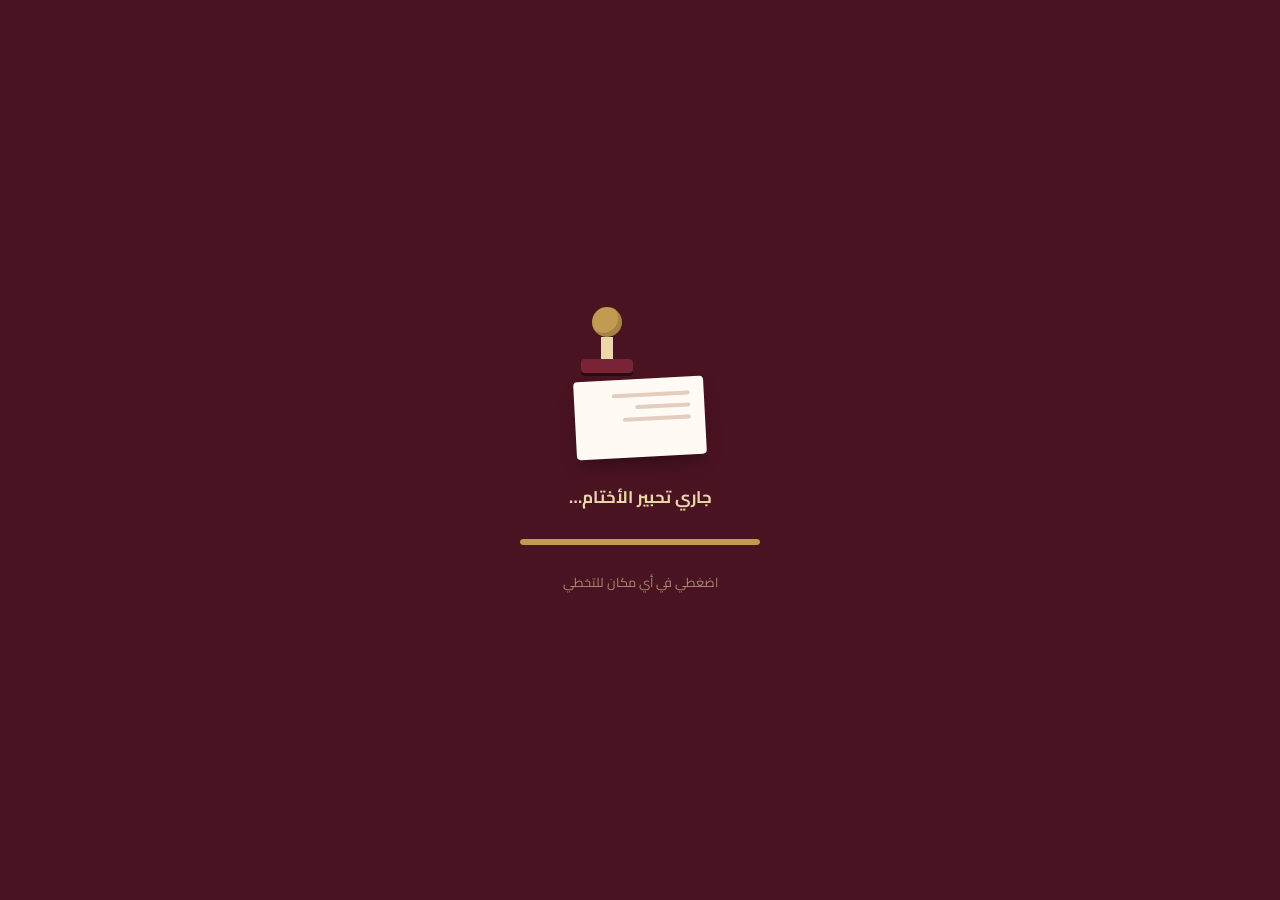
<file: dunya/index.html>
<!doctype html>
<html lang="ar" dir="rtl">
<head>
<meta charset="utf-8">
<meta name="viewport" content="width=device-width, initial-scale=1, viewport-fit=cover">
<meta name="theme-color" content="#4A1322">
<meta name="robots" content="noindex">
<style>:root{padding-top:env(safe-area-inset-top,0px);padding-bottom:env(safe-area-inset-bottom,0px)}body{margin:0}img{max-width:100%}[hidden]{display:none!important}</style>
<title>مكتب الأستاذة دنيا</title>
<link rel="preconnect" href="https://fonts.googleapis.com">
<link rel="preconnect" href="https://fonts.gstatic.com" crossorigin>
<link rel="stylesheet" href="https://fonts.googleapis.com/css2?family=Aref+Ruqaa:wght@400;700&family=Cairo:wght@400;500;600;700;800;900&display=swap">
<style>
/* Layout: one narrow column of official "papers" on a cream office floor; a dark chocolate quiet band for the confession; loader, gate and doors as fullscreen layers on top. Single committed look (paper office), so one palette. */
:root{
  --burgundy:#7A2236; --burgundy-deep:#4A1322; --wine:#A94A5E;
  --rose:#D6A3A1; --rose-soft:#F2DCD6;
  --cream:#F5EADC; --paper:#FFFAF3; --wall:#F2E3D2;
  --gold:#C29A52; --gold-soft:#EAD7AA; --gold-deep:#8E6C33;
  --choc:#3A231E; --choc-deep:#24150F; --ink:#2C1915; --muted:#7A5F57; --line:#E3CDBE;
  --ok:#2E6A50; --ok-soft:#DCEBE2; --warn:#7A5410; --warn-soft:#F6E6C4;
  --quiet-fg:#F3E6D8; --quiet-muted:#BFA597;
  --f-display:"Aref Ruqaa","Cairo",serif;
  --f-body:"Cairo","Tajawal","Segoe UI",Tahoma,sans-serif;
  color-scheme:light;
}
html{-webkit-text-size-adjust:100%}
body{
  background:var(--cream);
  background-image:radial-gradient(rgba(122,34,54,.055) 1px, transparent 1.2px);
  background-size:22px 22px;
  color:var(--ink);font-family:var(--f-body);font-size:16px;line-height:1.75;
  -webkit-font-smoothing:antialiased;overflow-x:hidden;
}
body.locked{overflow:hidden}
body::before{content:"";position:fixed;inset:0 0 auto;height:env(safe-area-inset-top,0px);z-index:40;background:var(--burgundy-deep)}
*{box-sizing:border-box}
button{font:inherit;color:inherit;cursor:pointer;-webkit-tap-highlight-color:transparent}
:focus-visible{outline:3px solid var(--gold);outline-offset:3px}
p{margin:0}
.sr{position:absolute;width:1px;height:1px;overflow:hidden;clip:rect(0 0 0 0);white-space:nowrap}

/* ---------- buttons ---------- */
.btn{display:inline-flex;align-items:center;justify-content:center;gap:.55em;min-height:52px;padding:.6em 1.4em;border-radius:14px;border:0;font-weight:800;font-size:1.05rem;line-height:1.4;transition:transform .15s ease, box-shadow .2s ease, background .2s ease, opacity .2s}
.btn svg{width:1.15em;height:1.15em;flex:none}
.btn-primary{background:var(--burgundy);color:var(--paper);box-shadow:0 5px 0 var(--burgundy-deep),0 14px 26px -12px rgba(74,19,34,.6)}
.btn-primary:hover{background:#86283D}
.btn-primary:active{transform:translateY(4px);box-shadow:0 1px 0 var(--burgundy-deep)}
.btn-ghost{background:transparent;border:2px solid var(--burgundy);color:var(--burgundy);min-height:46px;font-size:.95rem;padding:.45em 1.1em}
.btn-ghost:hover{background:var(--rose-soft)}
.btn-ghost:active{transform:scale(.96)}
.btn[disabled]{cursor:default}

/* ---------- stamps ---------- */
.stamp{--r:-8deg;--c:var(--burgundy);display:inline-flex;align-items:center;justify-content:center;text-align:center;padding:.3em .9em;border:3px solid var(--c);outline:1.5px solid var(--c);outline-offset:3px;border-radius:8px;color:var(--c);font-weight:900;line-height:1.35;transform:rotate(var(--r));opacity:.88;mix-blend-mode:multiply;background:transparent;white-space:normal}
.stamp.round{border-radius:999px;padding:.35em 1.1em}
.stamp.ok{--c:var(--ok)}
.stamp.gold{--c:var(--gold-deep)}
.stamp.pending{visibility:hidden}
.stamp.slam{animation:slam .5s cubic-bezier(.2,1.5,.45,1) both}
@keyframes slam{0%{transform:scale(2.6) rotate(var(--r));opacity:0}55%{opacity:.95}100%{transform:scale(1) rotate(var(--r));opacity:.88}}

/* ---------- loader ---------- */
.loader{position:fixed;inset:0;z-index:100;background:var(--burgundy-deep);color:var(--gold-soft);display:flex;flex-direction:column;align-items:center;justify-content:center;gap:26px;text-align:center;padding:24px;transition:opacity .6s ease, visibility .6s}
.loader.done{opacity:0;visibility:hidden}
.ld-pad{position:relative;width:170px;height:150px}
.ld-paper{position:absolute;left:20px;right:20px;bottom:0;height:78px;background:var(--paper);border-radius:4px;transform:rotate(-3deg);box-shadow:0 10px 20px -8px rgba(0,0,0,.5);overflow:hidden}
.ld-paper i{position:absolute;right:14px;height:4px;border-radius:2px;background:var(--line)}
.ld-paper i:nth-child(1){top:14px;width:60%}.ld-paper i:nth-child(2){top:26px;width:42%}.ld-paper i:nth-child(3){top:38px;width:52%}
.ld-mark{position:absolute;left:22px;bottom:12px;width:42px;height:42px;border-radius:50%;border:3px solid var(--burgundy);color:var(--burgundy);font-size:.6rem;font-weight:900;display:grid;place-items:center;opacity:0;animation:mark .9s infinite}
@keyframes mark{0%,44%{opacity:0;transform:scale(1.3)}50%,100%{opacity:.85;transform:scale(1)}}
.ld-tool{position:absolute;left:26px;top:0;width:52px;animation:tool .9s infinite cubic-bezier(.5,0,.5,1)}
.ld-tool .knob{width:30px;height:30px;border-radius:50%;background:var(--gold);margin:0 auto;box-shadow:inset -4px -4px 0 rgba(0,0,0,.15)}
.ld-tool .neck{width:12px;height:22px;background:var(--gold-soft);margin:0 auto}
.ld-tool .base{height:14px;border-radius:4px;background:var(--burgundy);box-shadow:0 3px 0 #2A0A12}
@keyframes tool{0%,100%{transform:translateY(0)}45%,55%{transform:translateY(42px)}}
.ld-line{font-weight:700;font-size:1.05rem;min-height:1.8em}
.ld-bar{width:min(240px,70vw);height:6px;border-radius:3px;background:rgba(234,215,170,.18);overflow:hidden}
.ld-bar i{display:block;height:100%;width:0;background:var(--gold);border-radius:3px;animation:fill 2.4s ease-out forwards}
@keyframes fill{to{width:100%}}
.ld-skip{font-size:.8rem;opacity:.6}

/* ---------- sound button ---------- */
.sound{position:fixed;z-index:90;top:calc(env(safe-area-inset-top,0px) + 9px);left:max(14px,env(safe-area-inset-left,0px));width:40px;height:40px;border-radius:50%;border:1.5px solid var(--gold);background:var(--burgundy);color:var(--gold-soft);display:grid;place-items:center;box-shadow:0 6px 16px -6px rgba(0,0,0,.45);transition:transform .15s}
.sound:active{transform:scale(.9)}
.sound svg{width:20px;height:20px}
.sound .on{display:none}.sound[aria-pressed="true"] .on{display:block}.sound[aria-pressed="true"] .off{display:none}
.sound[aria-pressed="true"]{background:var(--gold);color:var(--burgundy-deep)}

/* ---------- intro gate ---------- */
.intro{position:fixed;inset:0;z-index:60;overflow-y:auto;-webkit-overflow-scrolling:touch;background:radial-gradient(130% 75% at 50% 0%, var(--rose-soft), var(--cream) 62%)}
.intro-inner{min-height:100%;max-width:560px;margin:0 auto;display:flex;flex-direction:column;align-items:center;justify-content:center;gap:14px;text-align:center;padding-block:calc(env(safe-area-inset-top,0px) + 62px) calc(env(safe-area-inset-bottom,0px) + 30px);padding-left:max(16px,env(safe-area-inset-left,0px));padding-right:max(16px,env(safe-area-inset-right,0px))}
.facade{width:min(100%,330px);height:auto;display:block;animation:rise .9s .1s cubic-bezier(.2,.8,.2,1) both}
.facade .flag{transform-origin:180px 9px;animation:flag 2.4s ease-in-out infinite}
@keyframes flag{0%,100%{transform:skewY(0)}50%{transform:skewY(-9deg) scaleX(.92)}}
.facade .win{animation:win 4s ease-in-out infinite}
@keyframes win{0%,100%{opacity:.25}50%{opacity:.6}}
.org{margin:0;display:flex;flex-direction:column;align-items:center;gap:2px;animation:rise .8s .35s both}
.org span{font-family:var(--f-display);font-weight:700;font-size:clamp(2.1rem,10vw,2.9rem);line-height:1.25;color:var(--burgundy-deep)}
.org small{font-weight:800;font-size:clamp(1rem,4.6vw,1.2rem);color:var(--burgundy)}
.org em{font-style:normal}
.case-strip{display:flex;flex-wrap:wrap;justify-content:center;gap:6px;animation:rise .8s .55s both}
.case-strip span{background:var(--paper);border:1px solid var(--line);border-radius:999px;padding:.15em .8em;font-size:.82rem;font-weight:700;color:var(--choc)}
.case-strip b{color:var(--burgundy)}
.notice{width:100%;background:var(--paper);border:1px solid var(--line);border-radius:10px;padding:16px 16px 18px;box-shadow:0 14px 30px -20px rgba(58,35,30,.5);display:flex;flex-direction:column;gap:8px;animation:rise .8s .7s both;position:relative}
.notice::before{content:"";position:absolute;inset:0 0 auto;height:5px;border-radius:10px 10px 0 0;background:repeating-linear-gradient(-45deg,var(--burgundy) 0 10px,var(--gold-soft) 10px 20px)}
.alert{font-weight:900;color:var(--burgundy);font-size:1.15rem;min-height:1.75em;margin-top:4px}
.notice .strong{font-weight:800;color:var(--burgundy-deep)}
.later{opacity:0;transform:translateY(10px);transition:opacity .7s ease, transform .7s ease;pointer-events:none}
.later.show{opacity:1;transform:none;pointer-events:auto}
.enter-wrap{position:relative;display:flex;flex-direction:column;align-items:center;gap:12px;width:100%}
.btn.big{min-height:62px;font-size:1.2rem;width:min(100%,360px);border-radius:16px}
.enter-wrap .btn.big{animation:breathe 2.2s ease-in-out infinite}
@keyframes breathe{0%,100%{box-shadow:0 5px 0 var(--burgundy-deep),0 0 0 0 rgba(122,34,54,.35)}50%{box-shadow:0 5px 0 var(--burgundy-deep),0 0 0 12px rgba(122,34,54,0)}}
.ticket{display:flex;align-items:center;gap:10px;background:var(--gold-soft);color:var(--choc);border-radius:6px;padding:6px 14px;font-size:.82rem;font-weight:700;position:relative;-webkit-mask:radial-gradient(circle 6px at 0 50%,transparent 98%,#000) left/51% 100% no-repeat,radial-gradient(circle 6px at 100% 50%,transparent 98%,#000) right/51% 100% no-repeat;mask:radial-gradient(circle 6px at 0 50%,transparent 98%,#000) left/51% 100% no-repeat,radial-gradient(circle 6px at 100% 50%,transparent 98%,#000) right/51% 100% no-repeat}
.ticket b{font-size:1.15rem;color:var(--burgundy);font-variant-numeric:tabular-nums}
#enterStamp{position:absolute;top:2px;font-size:1.25rem;background:rgba(255,250,243,.6);--r:-10deg;pointer-events:none}
@keyframes rise{from{opacity:0;transform:translateY(16px)}to{opacity:1;transform:none}}

/* ---------- doors ---------- */
.doors{position:fixed;inset:0;z-index:80;perspective:1500px;pointer-events:none;opacity:0;visibility:hidden;transition:opacity .35s ease, visibility .35s}
.doors.show{opacity:1;visibility:visible}
.door{position:absolute;top:0;bottom:0;width:50.4%;background:linear-gradient(90deg,#6A1C2E,var(--burgundy) 40%,#6A1C2E);transition:transform 1.15s cubic-bezier(.7,0,.25,1);display:flex;flex-direction:column;justify-content:center;gap:4vh;padding:8vh 7%;backface-visibility:hidden;-webkit-backface-visibility:hidden}
.door.l{left:0;transform-origin:left center;border-right:2px solid var(--burgundy-deep)}
.door.r{right:0;transform-origin:right center;border-left:2px solid var(--burgundy-deep)}
.doors.open .door.l{transform:rotateY(100deg)}
.doors.open .door.r{transform:rotateY(-100deg)}
.door .pane{flex:1;border:2px solid var(--gold);border-radius:6px;box-shadow:inset 0 0 0 6px rgba(0,0,0,.12)}
.door .lbl{font-family:var(--f-display);font-size:clamp(1.6rem,8vw,2.6rem);color:var(--gold-soft);text-align:center;line-height:1.3}
.door .knob{position:absolute;top:50%;width:16px;height:16px;border-radius:50%;background:var(--gold-soft);box-shadow:0 0 0 4px var(--gold-deep)}
.door.l .knob{right:12%}.door.r .knob{left:12%}

/* ---------- top bar ---------- */
.topbar{position:sticky;top:env(safe-area-inset-top,0px);z-index:30;background:var(--burgundy-deep);color:var(--gold-soft);box-shadow:0 6px 18px -10px rgba(0,0,0,.5)}
.topbar .in{max-width:720px;margin:0 auto;display:flex;align-items:center;gap:10px;min-height:58px;padding-right:max(16px,env(safe-area-inset-right,0px));padding-left:calc(max(14px,env(safe-area-inset-left,0px)) + 50px)}
.topbar .brand{display:flex;align-items:center;gap:10px;background:none;border:0;padding:0;color:inherit;text-align:start;min-width:0}
.topbar .brand svg{width:34px;height:34px;flex:none}
.topbar .brand b{font-family:var(--f-display);font-size:1.2rem;line-height:1.2;display:block;white-space:nowrap}
.topbar .brand small{font-size:.72rem;opacity:.8;display:block;line-height:1.3}
.topbar .pct{margin-inline-start:auto;font-size:.78rem;font-weight:800;background:rgba(234,215,170,.14);padding:.15em .7em;border-radius:999px;font-variant-numeric:tabular-nums;white-space:nowrap}
.topbar .bar{height:3px;background:rgba(234,215,170,.16)}
.topbar .bar i{display:block;height:100%;width:0;background:linear-gradient(90deg,var(--gold),var(--gold-soft));transition:width .9s cubic-bezier(.2,.8,.2,1)}

/* ---------- sections ---------- */
main{overflow-x:hidden}
section{scroll-margin-top:calc(env(safe-area-inset-top,0px) + 66px)}
.wrap{max-width:680px;margin:0 auto;padding-block:52px;padding-left:max(16px,env(safe-area-inset-left,0px));padding-right:max(16px,env(safe-area-inset-right,0px))}
.eyebrow{display:inline-flex;align-items:center;gap:.5em;font-size:.8rem;font-weight:800;color:var(--burgundy);background:var(--rose-soft);padding:.15em .85em;border-radius:999px;font-variant-numeric:tabular-nums}
h2{font-family:var(--f-display);font-weight:700;font-size:clamp(2rem,8vw,2.7rem);line-height:1.35;color:var(--burgundy-deep);margin:.3em 0 .15em;text-wrap:balance}
.sub{color:var(--muted);margin-bottom:22px;max-width:60ch}
.paper{background:var(--paper);border:1px solid var(--line);border-radius:6px;box-shadow:0 1px 0 #fff inset,0 16px 32px -20px rgba(58,35,30,.5);position:relative}
.js-reveal .reveal{opacity:0;transform:translateY(24px);transition:opacity .75s ease, transform .75s cubic-bezier(.2,.7,.2,1)}
.js-reveal .reveal.in{opacity:1;transform:none}
.divider{display:flex;align-items:center;justify-content:center;gap:12px;color:var(--gold)}
.divider::before,.divider::after{content:"";height:1px;width:min(28vw,160px);background:linear-gradient(90deg,transparent,var(--gold))}
.divider::after{transform:scaleX(-1)}
.divider svg{width:22px;height:22px}

/* ---------- dashboard ---------- */
.dash{display:grid;gap:12px;grid-template-columns:1fr 1fr}
.tile{padding:16px;display:flex;flex-direction:column;gap:6px;min-width:0}
.tile.full{grid-column:1/-1}
.k{font-size:.8rem;font-weight:700;color:var(--muted)}
.v{font-weight:800;font-size:1.08rem;color:var(--ink);line-height:1.5}
.case-tile{flex-direction:row;align-items:center;justify-content:space-between;gap:12px;overflow:hidden;background:linear-gradient(135deg,var(--paper),var(--rose-soft))}
.case-no{font-weight:900;font-size:clamp(3.4rem,16vw,4.6rem);line-height:1;color:var(--burgundy);font-variant-numeric:tabular-nums;letter-spacing:.02em}
.case-tile .stamp{font-size:.95rem;--r:-12deg}
.person{flex-direction:row;align-items:center;gap:12px}
.av{width:44px;height:44px;border-radius:50%;flex:none;display:grid;place-items:center;font-family:var(--f-display);font-size:1.35rem;line-height:1}
.av.y{background:var(--gold-soft);color:var(--choc)}
.av.d{background:var(--burgundy);color:var(--gold-soft)}
.person .v{font-size:1rem}
.chip{display:inline-flex;align-items:center;gap:.45em;padding:.15em .8em;border-radius:999px;font-weight:800;font-size:.86rem;width:max-content;max-width:100%;line-height:1.6}
.chip::before{content:"";width:8px;height:8px;border-radius:50%;background:currentColor;flex:none}
.chip.wait{background:var(--warn-soft);color:var(--warn)}
.chip.wait::before{animation:pulse 1.4s infinite}
.chip.ok{background:var(--ok-soft);color:var(--ok)}
.chip.hot{background:var(--rose-soft);color:var(--burgundy)}
@keyframes pulse{50%{opacity:.25}}
.gauge{width:100%;max-width:260px;margin:4px auto 0;display:block;overflow:visible}
.needle{transform-origin:100px 104px;transform:rotate(calc(var(--a,0) * -1deg));transition:transform 1.8s cubic-bezier(.3,1.4,.4,1)}
.wob{transform-origin:100px 104px;animation:wob 1.3s ease-in-out infinite}
@keyframes wob{0%,100%{transform:rotate(-2.5deg)}50%{transform:rotate(2.5deg)}}
.gauge-ends{display:flex;justify-content:space-between;font-size:.74rem;font-weight:700;color:var(--muted);max-width:260px;margin:0 auto;width:100%}
.level{text-align:center;font-weight:900;font-size:1.25rem;color:var(--burgundy)}
.steps{list-style:none;margin:4px 0 0;padding:0;display:grid}
.step button{width:100%;display:flex;align-items:center;gap:12px;background:none;border:0;padding:7px 2px;text-align:start;border-radius:8px}
.step button:hover{background:var(--rose-soft)}
.dot{width:28px;height:28px;border-radius:50%;border:2px solid var(--line);background:var(--paper);display:grid;place-items:center;font-size:.78rem;font-weight:800;color:var(--muted);flex:none;position:relative;transition:background .4s, border-color .4s, color .4s;font-variant-numeric:tabular-nums}
.step:not(:last-child) .dot::after{content:"";position:absolute;top:calc(100% + 2px);left:50%;width:2px;height:14px;margin-left:-1px;background:var(--line)}
.step.done .dot{background:var(--burgundy);border-color:var(--burgundy);color:var(--paper)}
.step.done:not(:last-child) .dot::after{background:var(--rose)}
.step .lb{font-weight:700;font-size:.95rem}
.step .st{margin-inline-start:auto;font-size:.78rem;color:var(--muted);font-weight:600}
.step.done .st{color:var(--ok);font-weight:800}
.steps-sum{font-size:.85rem;color:var(--muted);font-weight:700}
.note{position:relative;border:0;background:#F3CCC6;color:var(--burgundy-deep);padding:22px 16px 16px;border-radius:2px 2px 14px 2px;font-weight:800;font-size:1rem;line-height:1.6;text-align:start;transform:rotate(-2deg);box-shadow:0 12px 20px -12px rgba(74,19,34,.55);transition:transform .25s ease}
.note:hover{transform:rotate(-.5deg) translateY(-3px)}
.note:active{transform:rotate(0) scale(.97)}
.note::before{content:"";position:absolute;top:-6px;left:50%;width:16px;height:16px;margin-left:-8px;border-radius:50%;background:var(--gold);box-shadow:inset -3px -3px 0 rgba(0,0,0,.2),0 3px 4px rgba(0,0,0,.25)}
.note small{display:block;font-weight:600;font-size:.78rem;opacity:.75;margin-top:4px}
.found-row{display:flex;align-items:center;gap:8px}
.found-row i{width:14px;height:14px;border-radius:4px;border:2px dashed var(--rose);transform:rotate(45deg);transition:background .3s}
.found-row i.on{background:var(--burgundy);border:2px solid var(--burgundy)}
.found-row b{font-variant-numeric:tabular-nums}

/* ---------- case file ---------- */
.folder{position:relative;perspective:1600px;margin-top:30px}
.folder-tab{position:absolute;top:-26px;right:18px;z-index:4;background:#DDBF83;color:var(--choc);font-weight:800;font-size:.82rem;padding:3px 16px 2px;border-radius:8px 8px 0 0;font-variant-numeric:tabular-nums}
.cover{position:absolute;inset:0;z-index:3;width:100%;border:0;border-radius:6px;background:linear-gradient(165deg,#E9D19E,#D6B677);color:var(--choc);display:flex;flex-direction:column;align-items:center;justify-content:center;gap:14px;padding:24px;transform-origin:right center;transition:transform 1.05s cubic-bezier(.6,.05,.3,1), opacity .35s .85s;box-shadow:0 18px 34px -18px rgba(58,35,30,.7), inset 0 0 0 1px rgba(255,255,255,.35)}
.cover::after{content:"";position:absolute;inset:12px;border:1.5px dashed rgba(58,35,30,.3);border-radius:4px;pointer-events:none}
.folder.open .cover{transform:rotateY(170deg);opacity:0;pointer-events:none}
.cover .t1{font-family:var(--f-display);font-size:clamp(1.8rem,8vw,2.4rem);line-height:1.3;color:var(--burgundy-deep)}
.cover .t2{font-weight:700;font-size:.9rem;opacity:.8}
.cover .stamp{font-size:1rem;--r:6deg;opacity:.55}
.cover .tap{display:inline-flex;align-items:center;gap:8px;background:var(--burgundy);color:var(--paper);font-weight:800;padding:.45em 1.1em;border-radius:999px;font-size:.95rem;animation:nudge 1.6s ease-in-out infinite}
.cover .tap svg{width:18px;height:18px}
@keyframes nudge{50%{transform:translateY(-4px)}}
.file-paper{padding:20px 18px 22px;min-height:440px}
.lh{display:flex;justify-content:space-between;align-items:flex-start;gap:12px;padding-bottom:12px;border-bottom:2px double var(--line);margin-bottom:14px}
.lh .r{display:flex;align-items:center;gap:10px}
.lh svg{width:40px;height:40px;flex:none}
.lh b{display:block;font-family:var(--f-display);font-size:1.15rem;line-height:1.3;color:var(--burgundy-deep)}
.lh small{display:block;font-size:.74rem;color:var(--muted);font-weight:700}
.lh .meta{font-size:.74rem;color:var(--muted);font-weight:700;text-align:end;line-height:1.6;font-variant-numeric:tabular-nums}
.file-title{font-weight:900;font-size:1.3rem;text-align:center;color:var(--burgundy);margin-bottom:12px}
.fields{margin:0;display:grid;gap:0}
.fields>div{display:grid;grid-template-columns:7.2em 1fr;gap:10px;padding:10px 0;border-bottom:1px dashed var(--line)}
.fields dt{font-weight:800;color:var(--muted);font-size:.9rem}
.fields dd{margin:0;font-weight:700;min-width:0}
.redact{display:inline-flex;gap:5px;vertical-align:middle;margin-inline-end:6px}
.redact i{display:inline-block;height:12px;background:var(--choc);border-radius:2px}
.file-stamps{display:flex;flex-wrap:wrap;justify-content:center;align-items:center;gap:18px 22px;margin-top:22px}
.file-stamps .stamp{font-size:1rem}
.file-stamps .long{font-size:.92rem;max-width:16em}
.file-foot{display:flex;justify-content:center;margin-top:20px}
.mini-btn{display:inline-flex;align-items:center;gap:6px;background:var(--choc);color:var(--gold-soft);border:0;border-radius:999px;padding:.4em 1em;font-weight:800;font-size:.85rem;transition:transform .15s}
.mini-btn:active{transform:scale(.94)}
.mini-btn svg{width:16px;height:16px}
.mini-btn.found{background:var(--ok)}

/* ---------- chat ---------- */
.chatbox{border-radius:22px;overflow:hidden;border:1px solid var(--line);box-shadow:0 18px 36px -22px rgba(58,35,30,.6);background:#EFE2D4}
.chat-head{display:flex;align-items:center;gap:10px;padding:12px 14px;background:var(--burgundy);color:var(--paper)}
.chat-head .avs{display:flex}
.chat-head .av{width:36px;height:36px;font-size:1.1rem;border:2px solid var(--burgundy)}
.chat-head .av+.av{margin-inline-start:-10px}
.chat-head b{display:block;font-weight:800;line-height:1.4}
.chat-head small{display:block;font-size:.74rem;opacity:.8}
.chat-body{padding:16px 12px 18px;display:flex;flex-direction:column;gap:8px;background-image:radial-gradient(rgba(122,34,54,.07) 1px,transparent 1.2px);background-size:16px 16px}
.row{position:relative;display:flex}
.row.y{justify-content:flex-start}
.row.d{justify-content:flex-end}
.msg{max-width:82%;padding:7px 12px 5px;border-radius:16px;font-size:.98rem;line-height:1.65;visibility:hidden;box-shadow:0 2px 0 rgba(58,35,30,.08)}
.row.shown .msg{visibility:visible;animation:pop .38s cubic-bezier(.2,1.4,.4,1) both}
.row.y .msg{background:var(--paper);border-start-start-radius:4px}
.row.d .msg{background:var(--burgundy);color:var(--paper);border-start-end-radius:4px}
.msg .who{display:block;font-size:.72rem;font-weight:800;opacity:.7}
.msg .meta{display:block;font-size:.66rem;opacity:.65;text-align:end;font-weight:600}
@keyframes pop{from{opacity:0;transform:scale(.7) translateY(8px)}to{opacity:1;transform:none}}
.typing{position:absolute;top:0;display:none;align-items:center;gap:4px;padding:10px 14px;border-radius:16px}
.row.y .typing{inset-inline-start:0;background:var(--paper)}
.row.d .typing{inset-inline-end:0;background:var(--burgundy)}
.row.typing-on .typing{display:flex}
.typing i{width:7px;height:7px;border-radius:50%;background:var(--muted);animation:bounce 1s infinite}
.row.d .typing i{background:var(--rose)}
.typing i:nth-child(2){animation-delay:.15s}.typing i:nth-child(3){animation-delay:.3s}
@keyframes bounce{0%,60%,100%{transform:translateY(0)}30%{transform:translateY(-5px)}}
.chat-stamp{display:flex;justify-content:center;padding-top:14px}
.chat-stamp .stamp{font-size:1rem;max-width:17em;background:rgba(255,250,243,.55)}
.chat-ctrl{display:flex;justify-content:center;gap:10px;margin-top:14px;min-height:46px}

/* ---------- requests ---------- */
.req-head{display:flex;align-items:flex-start;justify-content:space-between;gap:12px;flex-wrap:wrap}
.urgent{display:inline-flex;align-items:center;gap:6px;border:0;background:var(--burgundy);color:var(--paper);font-weight:900;font-size:.85rem;border-radius:6px;padding:.35em .9em;transform:rotate(3deg);box-shadow:0 4px 0 var(--burgundy-deep);animation:alarm 2.6s ease-in-out infinite;margin-top:.6em}
.urgent::before{content:"";width:8px;height:8px;border-radius:50%;background:var(--gold-soft);animation:pulse 1s infinite}
.urgent.found{background:var(--ok);box-shadow:0 4px 0 #1C4433;animation:none}
@keyframes alarm{0%,86%,100%{transform:rotate(3deg)}90%{transform:rotate(-3deg)}94%{transform:rotate(5deg)}}
.reqs{display:grid;gap:16px}
.req{padding:18px 16px 16px;display:flex;flex-direction:column;gap:10px;overflow:hidden}
.req::before{content:"";position:absolute;top:0;bottom:0;right:0;width:6px;background:repeating-linear-gradient(180deg,var(--rose) 0 8px,transparent 8px 14px)}
.req-top{display:flex;justify-content:space-between;gap:10px;font-size:.76rem;font-weight:800;color:var(--muted);border-bottom:1px dashed var(--line);padding-bottom:8px;font-variant-numeric:tabular-nums}
.req h3{margin:0;font-size:1.15rem;font-weight:900;color:var(--burgundy-deep);line-height:1.5}
.req .why{font-size:.96rem}
.req .why b{color:var(--muted);font-size:.85rem;display:block}
.req .fee{font-size:.85rem;color:var(--muted);font-weight:700}
.req .fee span{color:var(--choc)}
.req-foot{display:flex;flex-wrap:wrap;align-items:center;justify-content:space-between;gap:10px;margin-top:4px}
.req .stamp{position:absolute;left:14px;top:46%;font-size:.95rem;max-width:12em;--r:-14deg;background:rgba(255,250,243,.6);pointer-events:none}
.req.sent .btn-primary{background:var(--ok);box-shadow:0 2px 0 #1C4433}

/* ---------- confession (quiet) ---------- */
.quiet{background:var(--choc-deep);color:var(--quiet-fg);background-image:radial-gradient(120% 60% at 50% 0%, rgba(194,154,82,.12), transparent 70%)}
.quiet .eyebrow{background:rgba(234,215,170,.12);color:var(--gold-soft)}
.quiet h2{color:var(--gold-soft)}
.confess{position:relative;font-size:1.12rem;line-height:2.15;margin-top:18px}
.confess p{margin:0 0 1.05em;max-width:60ch}
.confess .ghost{visibility:hidden}
.confess .typed{position:absolute;inset:0}
.confess .typed p.cur::after{content:"";display:inline-block;width:2px;height:1.05em;background:var(--gold);vertical-align:-.2em;margin-inline-start:3px;animation:blink 1s steps(1) infinite}
@keyframes blink{50%{opacity:0}}
.sign{font-family:var(--f-display);font-size:1.8rem;color:var(--gold-soft);opacity:0;transition:opacity 1.2s ease}
.sign.show{opacity:1}
.confess .last{font-weight:800;color:var(--gold-soft)}
.quiet .btn-ghost{border-color:var(--quiet-muted);color:var(--quiet-fg)}
.quiet .btn-ghost:hover{background:rgba(255,255,255,.06)}

/* ---------- envelope ---------- */
.env-stage{display:flex;flex-direction:column;align-items:center;gap:14px;padding-top:12px}
.envelope{position:relative;width:min(100%,340px);aspect-ratio:1.55;border:0;padding:0;background:none;perspective:900px;transition:transform .25s ease}
.envelope:not(.open):hover{transform:translateY(-4px) rotate(-1deg)}
.envelope:not(.open){animation:float 3.2s ease-in-out infinite}
@keyframes float{50%{transform:translateY(-6px)}}
.env-back{position:absolute;inset:0;border-radius:8px;background:#E6D1B5;box-shadow:0 22px 34px -18px rgba(58,35,30,.65)}
.env-letter{position:absolute;left:7%;right:7%;top:8%;height:80%;z-index:2;background:var(--paper);border-radius:4px;transition:transform .9s .45s cubic-bezier(.2,.8,.2,1);background-image:repeating-linear-gradient(180deg,transparent 0 17px,var(--line) 17px 18px)}
.env-front{position:absolute;inset:0;z-index:3;border-radius:8px;background:#F2E2CB;clip-path:polygon(0 0,50% 56%,100% 0,100% 100%,0 100%)}
.env-flap{position:absolute;left:0;right:0;top:0;height:60%;z-index:4;background:#E9D4B6;clip-path:polygon(0 0,100% 0,50% 100%);transform-origin:top center;transition:transform .65s ease, z-index 0s .32s;border-radius:8px 8px 0 0}
.envelope.open .env-flap{transform:rotateX(180deg);z-index:1}
.envelope.open .env-letter{transform:translateY(-44%)}
.wax{position:absolute;z-index:5;left:50%;top:60%;width:52px;height:52px;margin:-26px 0 0 -26px;border-radius:50%;background:radial-gradient(circle at 38% 35%,#A8364F,var(--burgundy) 55%,#561626);display:grid;place-items:center;color:var(--gold-soft);font-family:var(--f-display);font-size:1.4rem;box-shadow:0 3px 6px rgba(0,0,0,.3);transition:transform .4s ease, opacity .4s ease}
.envelope.open .wax{transform:scale(1.5) rotate(25deg);opacity:0}
.env-to{position:absolute;z-index:5;right:7%;bottom:10%;text-align:start;font-size:.78rem;font-weight:700;color:var(--choc);line-height:1.7}
.env-to b{color:var(--burgundy)}
.env-mark{position:absolute;z-index:5;left:7%;bottom:12%;font-size:.8rem;--r:-10deg}
.envelope.open .env-to,.envelope.open .env-mark{opacity:0;transition:opacity .3s}
.env-hint{font-weight:700;color:var(--muted);font-size:.9rem}
.letter{padding:26px 20px 24px;background-image:repeating-linear-gradient(180deg,transparent 0 37px,rgba(214,163,161,.35) 37px 38px);background-position:0 18px;transform-origin:top center;animation:unfold .9s cubic-bezier(.2,.8,.2,1) both}
@keyframes unfold{from{opacity:0;transform:perspective(900px) rotateX(-70deg) scaleY(.6)}to{opacity:1;transform:none}}
.letter p{font-size:1.07rem;line-height:2.15;margin-bottom:.4em;max-width:60ch}
.letter .hi{font-family:var(--f-display);font-size:1.6rem;color:var(--burgundy-deep)}
.letter .sig{margin-top:16px;display:flex;flex-direction:column;align-items:flex-end;gap:0}
.letter .sig small{font-size:.8rem;color:var(--muted);font-weight:700}
.letter .sig b{font-family:var(--f-display);font-size:1.7rem;color:var(--burgundy);line-height:1.4}
.letter .sig em{font-style:normal;font-size:.72rem;color:var(--muted);background:var(--rose-soft);border-radius:999px;padding:0 .7em}

/* ---------- decision ---------- */
.office{position:relative;max-width:470px;margin:8px auto 0}
.office svg{display:block;width:100%;height:auto}
.plate{position:absolute;left:50%;bottom:39%;transform:translateX(-50%);z-index:2;width:max-content;max-width:62%;background:linear-gradient(180deg,#F0DBA8,#C9A25C 60%,#B38A44);color:var(--choc-deep);padding:6px 18px 4px;border-radius:5px;text-align:center;box-shadow:0 4px 0 var(--gold-deep),0 10px 16px -6px rgba(0,0,0,.45)}
.plate b{display:block;font-family:var(--f-display);font-size:clamp(1rem,4.6vw,1.3rem);line-height:1.35;white-space:nowrap}
.plate small{display:block;font-weight:800;font-size:clamp(.66rem,2.8vw,.8rem);line-height:1.5}
.steam{animation:steam 2.6s ease-in-out infinite;opacity:0}
.steam.s2{animation-delay:1.1s}
@keyframes steam{0%{opacity:0;transform:translateY(4px)}40%{opacity:.7}100%{opacity:0;transform:translateY(-10px)}}
.lead{font-size:1.12rem;font-weight:700;text-align:center;margin:22px auto 0;max-width:34ch;text-wrap:balance;color:var(--choc)}
.choices{display:grid;gap:14px;margin:22px auto 0;max-width:440px}
.choice{min-height:68px;font-size:1.15rem;border-radius:18px;width:100%}
.choice.no{background:var(--paper);color:var(--burgundy-deep);border:2px solid var(--rose);box-shadow:0 5px 0 var(--rose)}
.choice.no:hover{background:var(--rose-soft)}
.choice.no:active{transform:translateY(4px);box-shadow:0 1px 0 var(--rose)}
.verdict{max-width:480px;margin:24px auto 0;display:flex;flex-direction:column;gap:16px;align-items:center}
.decree{width:100%;padding:22px 18px;text-align:center;overflow:hidden}
.decree h3{margin:0 0 8px;font-weight:900;font-size:1.25rem;color:var(--burgundy);font-variant-numeric:tabular-nums}
.decree p{margin-bottom:.7em;font-weight:600;line-height:1.95}
.decree .stamps{display:flex;justify-content:center;flex-wrap:wrap;gap:16px 24px;margin-top:10px}
.decree .stamps .stamp{font-size:1.1rem}
.congrats{font-family:var(--f-display);font-size:clamp(1.5rem,7vw,2rem);color:var(--burgundy-deep);text-align:center;line-height:1.5;text-wrap:balance}
.next-step{background:var(--gold-soft);border-radius:10px;padding:10px 16px;font-weight:800;text-align:center;color:var(--choc)}
.gentle{width:100%;background:var(--choc);color:var(--quiet-fg);border-radius:12px;padding:20px 18px;text-align:center;line-height:2}
.gentle b{font-family:var(--f-display);font-size:1.5rem;color:var(--gold-soft);display:block;margin-top:6px;font-weight:400}
.v-actions{display:flex;flex-wrap:wrap;justify-content:center;gap:10px}
.v-actions a.btn{text-decoration:none}
.fadein{opacity:0;transform:translateY(10px);transition:opacity .7s ease, transform .7s ease}
.fadein.show{opacity:1;transform:none}
.confetti{position:fixed;inset:0;width:100%;height:100%;pointer-events:none;z-index:70}

/* ---------- footer, fab, modal ---------- */
footer{background:var(--burgundy-deep);color:var(--gold-soft)}
footer .wrap{display:flex;flex-direction:column;align-items:center;gap:14px;text-align:center;padding-block:40px calc(env(safe-area-inset-bottom,0px) + 40px)}
footer svg{width:56px;height:56px}
footer p{max-width:36ch;font-weight:600;opacity:.9}
footer small{opacity:.6;font-size:.78rem}
footer .btn-ghost{border-color:var(--gold);color:var(--gold-soft)}
footer .btn-ghost:hover{background:rgba(234,215,170,.1)}
.fab{position:fixed;z-index:35;bottom:calc(env(safe-area-inset-bottom,0px) + 16px);left:max(16px,env(safe-area-inset-left,0px));width:46px;height:46px;border-radius:50%;border:0;background:var(--burgundy);color:var(--gold-soft);display:grid;place-items:center;box-shadow:0 10px 20px -8px rgba(74,19,34,.7);opacity:0;transform:translateY(16px) scale(.8);pointer-events:none;transition:opacity .3s, transform .3s}
.fab.show{opacity:1;transform:none;pointer-events:auto}
.fab svg{width:22px;height:22px}
.modal{position:fixed;inset:0;z-index:95;display:grid;place-items:center;background:rgba(36,21,15,.58);-webkit-backdrop-filter:blur(3px);backdrop-filter:blur(3px);padding-block:calc(env(safe-area-inset-top,0px) + 20px) calc(env(safe-area-inset-bottom,0px) + 20px);padding-left:max(16px,env(safe-area-inset-left,0px));padding-right:max(16px,env(safe-area-inset-right,0px));animation:fade .25s ease both}
@keyframes fade{from{opacity:0}}
.memo{width:min(100%,420px);padding:22px 20px 20px;display:flex;flex-direction:column;align-items:center;gap:12px;text-align:center;animation:memoIn .5s cubic-bezier(.2,1.3,.4,1) both}
@keyframes memoIn{from{opacity:0;transform:translateY(30px) rotate(-3deg) scale(.9)}}
.memo-head{display:flex;align-items:center;gap:10px;width:100%;border-bottom:2px double var(--line);padding-bottom:10px}
.memo-head svg{width:36px;height:36px}
.memo-head b{display:block;font-family:var(--f-display);font-size:1.1rem;color:var(--burgundy-deep);line-height:1.3;text-align:start}
.memo-head small{display:block;font-size:.74rem;color:var(--muted);font-weight:700;text-align:start}
.memo h3{margin:4px 0 0;font-size:1.2rem;font-weight:900;color:var(--burgundy)}
.memo p{font-weight:700;font-size:1.05rem;line-height:1.95}
.memo .stamp{font-size:1.05rem}
.memo .count{font-size:.85rem;color:var(--muted);font-weight:700}

@media (min-width:720px){
  .dash{grid-template-columns:repeat(4,1fr)}
  .dash .case-tile{grid-column:span 2}
  .dash .gauge-tile{grid-column:span 2;grid-row:span 2}
  .dash .status-tile{grid-column:span 2}
  .dash .steps-tile{grid-column:span 2;grid-row:span 2}
  .dash .note-tile{grid-column:span 2}
  .reqs{grid-template-columns:1fr}
  .choices{grid-template-columns:1fr 1fr;max-width:560px}
}
@media (prefers-reduced-motion:reduce){
  *,*::before,*::after{animation-duration:.01ms!important;animation-iteration-count:1!important;transition-duration:.01ms!important}
}
</style>
</head>
<body>

<svg width="0" height="0" style="position:absolute" aria-hidden="true">
  <defs>
    <symbol id="seal" viewBox="0 0 100 100">
      <circle cx="50" cy="50" r="48" fill="#7A2236"/>
      <circle cx="50" cy="50" r="44" fill="none" stroke="#EAD7AA" stroke-width="1.6"/>
      <circle cx="50" cy="50" r="40" fill="none" stroke="#C29A52" stroke-width=".9" stroke-dasharray="2 2.2"/>
      <g id="laurel" fill="#C29A52"></g>
      <g stroke="#EAD7AA" stroke-width="2.2" stroke-linecap="round" fill="none">
        <path d="M50 27V66"/><path d="M31 35H69"/>
        <path d="M31 35L25 50M31 35L37 50"/><path d="M69 35L63 50M69 35L75 50"/>
      </g>
      <path d="M23 50Q31 59 39 50Z" fill="#EAD7AA"/>
      <path d="M61 50Q69 59 77 50Z" fill="#EAD7AA"/>
      <path d="M31 48.5C25.5 45 26.4 40.6 29 41.1C30 41.3 30.8 42.1 31 43C31.2 42.1 32 41.3 33 41.1C35.6 40.6 36.5 45 31 48.5Z" fill="#D6A3A1"/>
      <rect x="65" y="42.5" width="8.5" height="6.5" rx=".8" fill="#FFFAF3" transform="rotate(-8 69 46)"/>
      <path d="M66.5 44.5h5M66.5 46.5h3.5" stroke="#7A2236" stroke-width=".8" transform="rotate(-8 69 46)"/>
      <rect x="41" y="65" width="18" height="4.5" rx="1.5" fill="#EAD7AA"/>
      <circle cx="50" cy="26" r="2.8" fill="#EAD7AA"/>
    </symbol>
    <symbol id="i-check" viewBox="0 0 24 24"><path d="M5 12.5l4.2 4.2L19 7" fill="none" stroke="currentColor" stroke-width="3" stroke-linecap="round" stroke-linejoin="round"/></symbol>
    <symbol id="i-search" viewBox="0 0 24 24"><circle cx="10.5" cy="10.5" r="6.5" fill="none" stroke="currentColor" stroke-width="2.4"/><path d="M15.5 15.5L21 21" stroke="currentColor" stroke-width="2.6" stroke-linecap="round"/></symbol>
    <symbol id="i-hand" viewBox="0 0 24 24"><path d="M9 11V5.5a1.5 1.5 0 013 0V10m0-1.5a1.5 1.5 0 013 0V11m0-1a1.5 1.5 0 013 0v4.5A6.5 6.5 0 0111.5 21h-.3a6 6 0 01-4.6-2.2L3.8 15.4a1.6 1.6 0 012.3-2.2L9 15.5V11" fill="none" stroke="currentColor" stroke-width="1.9" stroke-linecap="round" stroke-linejoin="round"/></symbol>
  </defs>
</svg>

<!-- ============ LOADER ============ -->
<div class="loader" id="loader" dir="rtl" role="status" aria-live="polite">
  <div class="ld-pad" aria-hidden="true">
    <div class="ld-paper"><i></i><i></i><i></i><span class="ld-mark">معتمد</span></div>
    <div class="ld-tool"><div class="knob"></div><div class="neck"></div><div class="base"></div></div>
  </div>
  <p class="ld-line" id="loaderLine">جاري تجهيز أوراق القضية…</p>
  <div class="ld-bar"><i></i></div>
  <p class="ld-skip">اضغطي في أي مكان للتخطي</p>
</div>

<button class="sound" id="soundBtn" type="button" aria-pressed="false" aria-label="تشغيل الصوت">
  <svg class="off" viewBox="0 0 24 24" aria-hidden="true"><path d="M4 9.5h3.5L12 5.5v13l-4.5-4H4z" fill="currentColor"/><path d="M16 9.5l5 5m0-5l-5 5" stroke="currentColor" stroke-width="2" stroke-linecap="round"/></svg>
  <svg class="on" viewBox="0 0 24 24" aria-hidden="true"><path d="M4 9.5h3.5L12 5.5v13l-4.5-4H4z" fill="currentColor"/><path d="M15.5 9a4 4 0 010 6M18 6.5a7.5 7.5 0 010 11" fill="none" stroke="currentColor" stroke-width="2" stroke-linecap="round"/></svg>
</button>

<!-- ============ INTRO GATE ============ -->
<div class="intro" id="intro" dir="rtl">
  <div class="intro-inner">
    <svg class="facade" viewBox="0 0 360 240" role="img" aria-label="مبنى مكتب الأستاذة دنيا">
      <ellipse cx="180" cy="233" rx="172" ry="7" fill="#E3CDBE"/>
      <rect x="70" y="222" width="220" height="10" rx="2" fill="#E3CDBE"/>
      <rect x="86" y="213" width="188" height="10" rx="2" fill="#EAD7AA"/>
      <rect x="36" y="200" width="288" height="14" rx="2" fill="#D9C2A8"/>
      <rect x="48" y="96" width="264" height="104" fill="#F2E3D2"/>
      <g fill="#4A1322"><path d="M84 152v-22a8 8 0 0116 0v22z"/><path d="M260 152v-22a8 8 0 0116 0v22z"/></g>
      <g class="win" fill="#EAD7AA"><path d="M86 150v-20a6 6 0 0112 0v20z"/><path d="M262 150v-20a6 6 0 0112 0v20z"/></g>
      <g stroke="#4A1322" stroke-width="1.4"><path d="M92 122v30M84 138h16M268 122v30M260 138h16"/></g>
      <path d="M148 200V148a32 32 0 0164 0V200z" fill="#C29A52"/>
      <path d="M154 200V149a26 26 0 0152 0V200z" fill="#7A2236"/>
      <path d="M180 123V200" stroke="#4A1322" stroke-width="2"/>
      <g fill="none" stroke="#A94A5E" stroke-width="1.2"><rect x="159" y="152" width="16" height="20" rx="2"/><rect x="185" y="152" width="16" height="20" rx="2"/><rect x="159" y="178" width="16" height="16" rx="2"/><rect x="185" y="178" width="16" height="16" rx="2"/></g>
      <circle cx="175.5" cy="174.5" r="2.2" fill="#EAD7AA"/><circle cx="184.5" cy="174.5" r="2.2" fill="#EAD7AA"/>
      <rect x="144" y="100" width="72" height="13" rx="3" fill="#FFFAF3" stroke="#C29A52"/>
      <text x="180" y="109.6" text-anchor="middle" font-family="Cairo, sans-serif" font-size="7.6" font-weight="800" fill="#7A2236">شباك الاعتذارات</text>
      <g>
        <g fill="#FFFAF3"><rect x="58" y="100" width="22" height="96"/><rect x="104" y="100" width="22" height="96"/><rect x="234" y="100" width="22" height="96"/><rect x="280" y="100" width="22" height="96"/></g>
        <g stroke="#E3CDBE" stroke-width="1.3"><path d="M65 102v92M69 102v92M73 102v92M111 102v92M115 102v92M119 102v92M241 102v92M245 102v92M249 102v92M287 102v92M291 102v92M295 102v92"/></g>
        <g fill="#EAD7AA"><rect x="55" y="96" width="28" height="6" rx="1"/><rect x="101" y="96" width="28" height="6" rx="1"/><rect x="231" y="96" width="28" height="6" rx="1"/><rect x="277" y="96" width="28" height="6" rx="1"/><rect x="55" y="194" width="28" height="6" rx="1"/><rect x="101" y="194" width="28" height="6" rx="1"/><rect x="231" y="194" width="28" height="6" rx="1"/><rect x="277" y="194" width="28" height="6" rx="1"/></g>
      </g>
      <rect x="40" y="80" width="280" height="17" fill="#7A2236"/>
      <rect x="40" y="93" width="280" height="3" fill="#C29A52"/>
      <g fill="#EAD7AA"><circle cx="60" cy="87" r="1.6"/><circle cx="90" cy="87" r="1.6"/><circle cx="120" cy="87" r="1.6"/><circle cx="150" cy="87" r="1.6"/><circle cx="210" cy="87" r="1.6"/><circle cx="240" cy="87" r="1.6"/><circle cx="270" cy="87" r="1.6"/><circle cx="300" cy="87" r="1.6"/></g>
      <path d="M30 81L180 24L330 81Z" fill="#4A1322"/>
      <path d="M60 76L180 33L300 76Z" fill="none" stroke="#C29A52" stroke-width="1.5"/>
      <use href="#seal" x="163" y="45" width="34" height="34"/>
      <path d="M180 25V4" stroke="#3A231E" stroke-width="2"/>
      <path class="flag" d="M181 5L200 9.5L181 14Z" fill="#D6A3A1"/>
      <path d="M8 216h20l-3 16h-14z" fill="#7A2236"/><circle cx="18" cy="205" r="10" fill="#7F8B5B"/><circle cx="11" cy="210" r="6.5" fill="#95A16C"/><circle cx="25" cy="210" r="6.5" fill="#95A16C"/>
      <path d="M332 216h20l-3 16h-14z" fill="#7A2236"/><circle cx="342" cy="205" r="10" fill="#7F8B5B"/><circle cx="335" cy="210" r="6.5" fill="#95A16C"/><circle cx="349" cy="210" r="6.5" fill="#95A16C"/>
    </svg>

    <h1 class="org"><span>مكتب الأستاذة دنيا</span><small>لشؤون التصالح والمصالحة <em>😂</em></small></h1>
    <div class="case-strip">
      <span>القضية رقم <b>001</b></span>
      <span>المتهم: <b>الأستاذ يوسف</b></span>
      <span>صاحبة القرار: <b>الأستاذة دنيا</b></span>
    </div>

    <div class="notice">
      <p class="alert" id="alertLine" aria-live="polite"></p>
      <p id="introP1" class="later">تم تسجيل قضية جديدة ضد الأستاذ يوسف، ونظراً لخطورة الموقف فقد تقرر إحالة الملف مباشرة إلى الأستاذة دنيا.</p>
      <p id="introP2" class="later strong">برجاء من سيادة الأستاذة الدخول لمراجعة أوراق القضية.</p>
    </div>

    <div class="enter-wrap later" id="enterWrap">
      <button class="btn btn-primary big" id="enterBtn" type="button">دخول مكتب الأستاذة دنيا</button>
      <div class="ticket" aria-label="رقم الدور 001">رقم دورك <b>001</b> · مفيش حد قبلك يا أستاذة</div>
      <span class="stamp" id="enterStamp" hidden>تم التصريح بالدخول</span>
    </div>
  </div>
</div>

<!-- ============ DOORS ============ -->
<div class="doors" id="doors" aria-hidden="true">
  <div class="door r"><div class="pane"></div><div class="lbl">تفضلي</div><div class="pane"></div><span class="knob"></span></div>
  <div class="door l"><div class="pane"></div><div class="lbl">يا أستاذة</div><div class="pane"></div><span class="knob"></span></div>
</div>

<!-- ============ APP ============ -->
<header class="topbar" id="topbar" dir="rtl" hidden>
  <div class="in">
    <button class="brand" type="button" id="brandBtn" aria-label="الرجوع لأول الصفحة">
      <svg aria-hidden="true"><use href="#seal"/></svg>
      <span><b>مكتب الأستاذة دنيا</b><small>القضية رقم 001</small></span>
    </button>
    <span class="pct" id="pctText">0 من 7</span>
  </div>
  <div class="bar"><i id="progFill"></i></div>
</header>

<main id="app" dir="rtl" hidden>

  <!-- DASHBOARD -->
  <section id="dashboard">
    <div class="wrap">
      <span class="eyebrow">المرحلة 1 من 7 · استلام القضية</span>
      <h2>لوحة متابعة القضية</h2>
      <p class="sub">النظام الإلكتروني الموحد لمتابعة زعل الأستاذة دنيا. يتم تحديث البيانات لحظياً كلما تقدمت سيادتك في مراجعة الأوراق.</p>

      <div class="dash">
        <div class="tile paper case-tile full reveal">
          <div>
            <div class="k">القضية رقم</div>
            <div class="case-no">001</div>
          </div>
          <span class="stamp round" id="caseStamp">قيد النظر</span>
        </div>

        <div class="tile paper person reveal">
          <span class="av y" aria-hidden="true">ي</span>
          <div><div class="k">المتهم</div><div class="v">الأستاذ يوسف</div></div>
        </div>
        <div class="tile paper person reveal">
          <span class="av d" aria-hidden="true">د</span>
          <div><div class="k">صاحبة القرار</div><div class="v">الأستاذة دنيا</div></div>
        </div>

        <div class="tile paper full gauge-tile reveal">
          <div class="k">درجة خطورة الزعل</div>
          <svg class="gauge" viewBox="0 0 200 118" aria-hidden="true">
            <g id="gaugeArcs" fill="none" stroke-width="18"></g>
            <g class="needle" id="needle"><g class="wob">
              <path d="M100 104L166 104" stroke="#3A231E" stroke-width="4.5" stroke-linecap="round"/>
              <circle cx="100" cy="104" r="8" fill="#3A231E"/><circle cx="100" cy="104" r="3.2" fill="#C29A52"/>
            </g></g>
          </svg>
          <div class="gauge-ends"><span>زعل خفيف</span><span>زعل تاريخي</span></div>
          <div class="level" id="levelText">مرتفعة جداً 😂</div>
        </div>

        <div class="tile paper full status-tile reveal">
          <div class="k">حالة القضية</div>
          <span class="chip wait" id="caseChip">قيد النظر</span>
          <div class="k" style="margin-top:8px">حالة طلب التصالح</div>
          <span class="chip hot" id="reconChip">في انتظار موافقة الأستاذة</span>
          <div class="k" style="margin-top:8px">عدد محاولات المتهم للصلح</div>
          <div class="v">لا يُحصى، والعداد لسه شغال</div>
        </div>

        <div class="tile paper full steps-tile reveal">
          <div class="k">مراحل مراجعة القضية</div>
          <ol class="steps" id="steps"></ol>
          <div class="steps-sum" id="stepsSum">تم إنجاز 0 من أصل 7 مراحل</div>
        </div>

        <div class="tile full note-tile reveal" style="padding:6px 4px 0">
          <button class="note" type="button" data-surprise="secret" id="noteBtn">
            اضغطي هنا للحصول على معلومة سرية
            <small>ورقة ملزوقة على شاشة النظام من الموظف المختص</small>
          </button>
          <div class="found-row" style="margin-top:14px">
            <span class="k">مفاجآت مستخبية في المكتب:</span>
            <i data-f="0"></i><i data-f="1"></i><i data-f="2"></i>
            <b id="foundText">0 من 3</b>
          </div>
          <p class="k" id="foundHint" style="font-weight:600">في 3 مفاجآت مستخبية في الصفحة، دوري عليهم.</p>
        </div>
      </div>
    </div>
  </section>

  <div class="divider" aria-hidden="true"><svg><use href="#seal"/></svg></div>

  <!-- CASE FILE -->
  <section id="file">
    <div class="wrap">
      <span class="eyebrow">المرحلة 2 من 7 · فتح الملف</span>
      <h2>ملف القضية</h2>
      <p class="sub">الملف وصل من الأرشيف مختوم ومتربط بالدوبارة. يُفتح بمعرفة الأستاذة دنيا شخصياً.</p>

      <div class="folder reveal" id="folder">
        <span class="folder-tab">ملف رقم 001</span>
        <button class="cover" id="cover" type="button" aria-label="فتح ملف القضية">
          <span class="t2">مكتب الأستاذة دنيا · قسم القضايا الحساسة</span>
          <span class="t1">ملف القضية رقم 001</span>
          <span class="stamp">سري للغاية</span>
          <span class="tap"><svg aria-hidden="true"><use href="#i-hand"/></svg>اضغطي لفتح الملف</span>
        </button>

        <div class="paper file-paper">
          <div class="lh">
            <div class="r">
              <svg aria-hidden="true"><use href="#seal"/></svg>
              <div><b>مكتب الأستاذة دنيا</b><small>لشؤون التصالح والمصالحة</small></div>
            </div>
            <div class="meta">رقم القيد: 001<br>سنة: 2026</div>
          </div>
          <div class="file-title">ملف القضية رقم 001</div>
          <dl class="fields">
            <div><dt>التهمة</dt><dd>التسبب في زعل الأستاذة دنيا.</dd></div>
            <div><dt>المتهم</dt><dd>الأستاذ يوسف.</dd></div>
            <div><dt>المجني عليها</dt><dd>الأستاذة دنيا.</dd></div>
            <div><dt>جهة الاختصاص</dt><dd>مكتب الأستاذة دنيا.</dd></div>
            <div><dt>الأدلة</dt><dd><span class="redact" aria-hidden="true"><i style="width:38px"></i><i style="width:22px"></i><i style="width:30px"></i></span>تحتفظ بها الأستاذة دنيا ولا يحق للمتهم الاطلاع عليها دون إذن 😂</dd></div>
            <div><dt>الحكم</dt><dd id="verdictText">لم يصدر حتى الآن.</dd></div>
          </dl>
          <div class="file-stamps" id="fileStamps">
            <span class="stamp pending" style="--r:-9deg">سري للغاية</span>
            <span class="stamp pending gold round" style="--r:6deg">قيد التحقيق</span>
            <span class="stamp pending long" style="--r:-4deg">لا يتم التصالح إلا بموافقة الأستاذة دنيا</span>
          </div>
          <div class="file-foot">
            <button class="mini-btn" type="button" data-surprise="reveal"><svg aria-hidden="true"><use href="#i-search"/></svg>كشف مفاجئ</button>
          </div>
        </div>
      </div>
    </div>
  </section>

  <!-- CHAT -->
  <section id="chat">
    <div class="wrap">
      <span class="eyebrow">المرحلة 3 من 7 · سماع الأقوال</span>
      <h2>محضر سماع الأقوال</h2>
      <p class="sub">نسخة طبق الأصل من المحادثة الرسمية بين الطرفين، مرفقة بالملف بناءً على طلب المحكمة.</p>

      <div class="chatbox reveal">
        <div class="chat-head">
          <span class="avs" aria-hidden="true"><span class="av y">ي</span><span class="av d">د</span></span>
          <div><b>الأستاذ يوسف والأستاذة دنيا</b><small>آخر ظهور: من ساعة رسمية</small></div>
        </div>
        <div class="chat-body" id="chatBody" aria-live="polite"></div>
      </div>
      <div class="chat-ctrl">
        <button class="btn btn-ghost" type="button" id="chatSkip" hidden>اعرضي المحادثة كاملة</button>
        <button class="btn btn-ghost" type="button" id="chatReplay" hidden>إعادة عرض المحادثة</button>
        <button class="btn btn-primary" type="button" id="chatPlay">ابدئي سماع الأقوال</button>
      </div>
    </div>
  </section>

  <div class="divider" aria-hidden="true"><svg><use href="#seal"/></svg></div>

  <!-- REQUESTS -->
  <section id="requests">
    <div class="wrap">
      <div class="req-head">
        <span class="eyebrow">المرحلة 4 من 7 · فحص الطلبات</span>
        <button class="urgent" type="button" data-surprise="urgent">طلب عاجل</button>
      </div>
      <h2>طلبات الأستاذ يوسف</h2>
      <p class="sub">ثلاثة طلبات رسمية مقدمة بكل أدب واحترام. المراجعة لا تعني الموافقة، القرار للأستاذة وحدها.</p>

      <div class="reqs" id="reqs"></div>
    </div>
  </section>

  <!-- CONFESSION -->
  <section id="confession" class="quiet">
    <div class="wrap">
      <span class="eyebrow">المرحلة 5 من 7</span>
      <h2>بعيداً عن التحقيقات يا أستاذة دنيا...</h2>
      <div class="confess" id="confess">
        <div class="ghost" id="confGhost" aria-hidden="true"></div>
        <div class="typed" id="confTyped" aria-live="off"></div>
      </div>
      <div class="sign" id="confSign">يوسف</div>
      <div style="margin-top:18px"><button class="btn btn-ghost" type="button" id="confSkip">اعرضي الكلام كله مرة واحدة</button></div>
    </div>
  </section>

  <!-- ENVELOPE -->
  <section id="envelope">
    <div class="wrap">
      <span class="eyebrow">المرحلة 6 من 7 · الظرف السري</span>
      <h2>الظرف السري</h2>
      <p class="sub">وصل المكتب ظرف مختوم بالشمع الأحمر. يُفتح بمعرفة الأستاذة فقط.</p>

      <div class="env-stage reveal">
        <button class="envelope" id="envBtn" type="button" aria-label="فتح الظرف السري">
          <span class="env-back"></span>
          <span class="env-letter"></span>
          <span class="env-front"></span>
          <span class="env-flap"></span>
          <span class="wax" aria-hidden="true">ي</span>
          <span class="env-to">من: <b>الأستاذ يوسف</b><br>إلى: <b>الأستاذة دنيا</b></span>
          <span class="stamp env-mark">خاص وسري</span>
        </button>
        <p class="env-hint" id="envHint">اضغطي على الظرف لفتحه</p>
      </div>

      <div class="paper letter" id="letter" hidden>
        <p class="hi">يا أستاذة دنيا...</p>
        <p>أنا عارف إن الألقاب الرسمية دي مش أحسن وضع وصلناله 😂</p>
        <p>بس كان نفسي أعمل حاجة تخليكي تبتسمي ولو للحظة.</p>
        <p>أنا مش طالب غير فرصة إننا نتكلم ونفهم بعض، ولو لسه زعلانة فده حقك.</p>
        <p>بس أحب أقولك إن الأستاذ يوسف مستعد يتنازل عن كل الألقاب والمناصب، بشرط واحد...</p>
        <p><b>يرجع يوسف العادي اللي يعرف يتكلم مع دنيا العادية ❤️</b></p>
        <div class="sig"><small>توقيع:</small><b>الأستاذ يوسف</b><em>لقب مؤقت لحين صدور القرار</em></div>
      </div>
    </div>
  </section>

  <div class="divider" aria-hidden="true"><svg><use href="#seal"/></svg></div>

  <!-- DECISION -->
  <section id="decision">
    <div class="wrap">
      <span class="eyebrow">المرحلة 7 من 7 · القرار</span>
      <h2>القرار النهائي</h2>

      <div class="office reveal">
        <svg viewBox="0 0 360 200" aria-hidden="true">
          <defs>
            <radialGradient id="glow" cx="50%" cy="0%" r="80%"><stop offset="0" stop-color="#EAD7AA" stop-opacity=".55"/><stop offset="1" stop-color="#EAD7AA" stop-opacity="0"/></radialGradient>
            <linearGradient id="tea" x1="0" y1="0" x2="0" y2="1"><stop offset="0" stop-color="#D0803C"/><stop offset="1" stop-color="#8A3E16"/></linearGradient>
          </defs>
          <ellipse cx="180" cy="196" rx="168" ry="5" fill="#E3CDBE"/>
          <path d="M318 62L282 122H354Z" fill="url(#glow)"/>
          <g>
            <rect x="34" y="104" width="54" height="14" rx="1" fill="#F2E3D2" transform="rotate(-3 61 111)"/>
            <rect x="32" y="98" width="54" height="12" rx="1" fill="#FFFAF3" transform="rotate(2 59 104)"/>
            <rect x="35" y="92" width="52" height="10" rx="1" fill="#FFFAF3" stroke="#E3CDBE" transform="rotate(-2 61 97)"/>
            <circle cx="72" cy="96" r="5" fill="none" stroke="#7A2236" stroke-width="1.6" opacity=".8"/>
          </g>
          <g>
            <rect x="92" y="110" width="20" height="8" rx="2" fill="#7A2236"/>
            <rect x="99" y="98" width="6" height="12" fill="#C29A52"/>
            <circle cx="102" cy="95" r="6" fill="#EAD7AA"/>
          </g>
          <g>
            <ellipse cx="294" cy="118" rx="15" ry="3" fill="#EAD7AA"/>
            <path d="M285 92L303 92L300 117L288 117Z" fill="url(#tea)" opacity=".92"/>
            <path d="M285 92L303 92" stroke="#FFFAF3" stroke-width="1.5"/>
            <path d="M286.5 92.5L289 116" stroke="#FFFAF3" stroke-width="1.2" opacity=".6"/>
            <path class="steam" d="M290 86q-3-5 0-9t0-9" fill="none" stroke="#B9A091" stroke-width="1.6" stroke-linecap="round"/>
            <path class="steam s2" d="M297 86q3-5 0-9t0-9" fill="none" stroke="#B9A091" stroke-width="1.6" stroke-linecap="round"/>
          </g>
          <g>
            <ellipse cx="333" cy="118" rx="12" ry="3.5" fill="#3A231E"/>
            <path d="M333 117L328 80L318 64" fill="none" stroke="#3A231E" stroke-width="3" stroke-linecap="round"/>
            <path d="M304 68L326 54L334 68Z" fill="#7A2236"/>
            <circle cx="319" cy="66" r="3" fill="#EAD7AA"/>
          </g>
          <rect x="8" y="118" width="344" height="13" rx="3" fill="#5A3A2F"/>
          <rect x="22" y="131" width="316" height="62" fill="#3A231E"/>
          <g fill="none" stroke="#C29A52" stroke-width="1.2" opacity=".75">
            <rect x="34" y="141" width="92" height="20" rx="2"/><rect x="34" y="166" width="92" height="20" rx="2"/>
            <rect x="234" y="141" width="92" height="20" rx="2"/><rect x="234" y="166" width="92" height="20" rx="2"/>
          </g>
          <g fill="#C29A52"><circle cx="80" cy="151" r="2.4"/><circle cx="80" cy="176" r="2.4"/><circle cx="280" cy="151" r="2.4"/><circle cx="280" cy="176" r="2.4"/></g>
          <path d="M140 145H220" stroke="#C29A52" stroke-width="1" opacity=".5"/>
        </svg>
        <div class="plate"><b>مكتب الأستاذة دنيا</b><small>رئيسة لجنة التصالح</small></div>
      </div>

      <p class="lead">بعد الاطلاع على ملف القضية، والاستماع إلى دفاع الأستاذ يوسف، أصبح القرار الآن في يد سيادتكم.</p>

      <div class="choices" id="choices">
        <button class="btn btn-primary choice" type="button" id="yesBtn">قبول التصالح ❤️</button>
        <button class="btn choice no" type="button" id="noBtn">لسه زعلانة يا أستاذ يوسف 😂</button>
      </div>

      <div class="verdict" id="verdictYes" hidden>
        <div class="paper decree">
          <h3>قرار رقم 001</h3>
          <p>وافقت الأستاذة دنيا على منح الأستاذ يوسف فرصة جديدة للعودة إلى المحادثات العادية.</p>
          <p>مع احتفاظ الأستاذة دنيا بحقها الكامل في التريقة على الأستاذ يوسف وتذكيره بالقضية عند اللزوم 😂❤️</p>
          <div class="stamps">
            <span class="stamp ok pending round" style="--r:-10deg">موافقة</span>
            <span class="stamp pending" style="--r:7deg">تم التصالح</span>
          </div>
        </div>
        <p class="congrats fadein" id="congrats">مبروك يا أستاذ يوسف... تم تخفيف العقوبة.</p>
        <p class="next-step fadein" id="nextStep">الإجراء التالي: فك الحظر وإبلاغ المتهم بالقرار فوراً 😂</p>
        <div class="v-actions fadein" id="yesActions">
          <a class="btn btn-primary" href="https://wa.me/201096371759?text=%D9%82%D8%B1%D8%A7%D8%B1%20%D8%B1%D9%82%D9%85%20001%20%E2%9C%85%0A%D9%88%D8%A7%D9%81%D9%82%D8%AA%20%D8%A7%D9%84%D8%A3%D8%B3%D8%AA%D8%A7%D8%B0%D8%A9%20%D8%AF%D9%86%D9%8A%D8%A7%20%D8%B9%D9%84%D9%89%20%D9%82%D8%A8%D9%88%D9%84%20%D8%A7%D9%84%D8%AA%D8%B5%D8%A7%D9%84%D8%AD%20%E2%9D%A4%EF%B8%8F%0A%D9%85%D8%B9%20%D8%A7%D8%AD%D8%AA%D9%81%D8%A7%D8%B8%D9%87%D8%A7%20%D8%A8%D8%AD%D9%82%D9%87%D8%A7%20%D8%A7%D9%84%D9%83%D8%A7%D9%85%D9%84%20%D9%81%D9%8A%20%D8%A7%D9%84%D8%AA%D8%B1%D9%8A%D9%82%D8%A9%20%D8%B9%D9%86%D8%AF%20%D8%A7%D9%84%D9%84%D8%B2%D9%88%D9%85%20%F0%9F%98%82" target="_blank" rel="noopener"><svg viewBox="0 0 24 24" aria-hidden="true"><path d="M4 12.5L20 5l-4.5 15-4-5.5-7.5-2z" fill="none" stroke="currentColor" stroke-width="2" stroke-linejoin="round"/><path d="M11.5 14.5L20 5" stroke="currentColor" stroke-width="2"/></svg>إبلاغ الأستاذ يوسف بالقرار</a>
          <button class="btn btn-ghost" type="button" data-back>الرجوع للاختيارات</button>
        </div>
      </div>

      <div class="verdict" id="verdictNo" hidden>
        <div class="paper decree">
          <h3>قرار لجنة التصالح</h3>
          <p>تقرر تأجيل البت في القضية لحين تحسن الظروف النفسية للأستاذة دنيا.</p>
          <p>وعلى المتهم الالتزام بالصبر وعدم الإلحاح.</p>
          <div class="stamps"><span class="stamp gold pending" style="--r:-8deg">مؤجل لحين إشعار آخر</span></div>
        </div>
        <div class="gentle fadein" id="gentle">
          حاضر يا أستاذة دنيا، خدي وقتك براحتك، ومش هضغط عليكي.<br>المهم تكوني بخير.
          <b>يوسف</b>
        </div>
        <div class="v-actions fadein" id="noActions">
          <a class="btn btn-ghost" href="https://wa.me/201096371759?text=%D9%82%D8%B1%D8%A7%D8%B1%20%D9%84%D8%AC%D9%86%D8%A9%20%D8%A7%D9%84%D8%AA%D8%B5%D8%A7%D9%84%D8%AD%20%D8%A8%D8%AE%D8%B5%D9%88%D8%B5%20%D8%A7%D9%84%D9%82%D8%B6%D9%8A%D8%A9%20%D8%B1%D9%82%D9%85%20001%3A%0A%D8%AA%D9%85%20%D8%AA%D8%A3%D8%AC%D9%8A%D9%84%20%D8%A7%D9%84%D8%A8%D8%AA%20%D9%84%D8%AD%D9%8A%D9%86%20%D8%A5%D8%B4%D8%B9%D8%A7%D8%B1%20%D8%A2%D8%AE%D8%B1%20%F0%9F%98%82" target="_blank" rel="noopener">إبلاغ المتهم بالتأجيل (اختياري)</a>
          <button class="btn btn-ghost" type="button" data-back>الرجوع للاختيارات</button>
        </div>
      </div>
    </div>
  </section>

  <footer>
    <div class="wrap">
      <svg aria-hidden="true"><use href="#seal"/></svg>
      <p>تم إنشاء هذا المكتب خصيصاً لموظفة واحدة فقط: الأستاذة دنيا. لا توجد فروع أخرى.</p>
      <button class="btn btn-ghost" type="button" id="restartBtn">إعادة التجربة من البداية</button>
      <small>جميع الحقوق محفوظة للأستاذة دنيا · القضية رقم 001</small>
    </div>
  </footer>
</main>

<button class="fab" id="fab" type="button" aria-label="الرجوع لأعلى الصفحة"><svg viewBox="0 0 24 24" aria-hidden="true"><path d="M12 19V6M6 11l6-6 6 6" fill="none" stroke="currentColor" stroke-width="2.4" stroke-linecap="round" stroke-linejoin="round"/></svg></button>

<div class="modal" id="modal" hidden dir="rtl" role="dialog" aria-modal="true" aria-labelledby="memoTitle">
  <div class="paper memo">
    <div class="memo-head"><svg aria-hidden="true"><use href="#seal"/></svg><div><b>مذكرة داخلية</b><small>مكتب الأستاذة دنيا · للاطلاع فقط</small></div></div>
    <h3 id="memoTitle"></h3>
    <p id="memoText"></p>
    <span class="stamp" id="memoStamp"></span>
    <p class="count" id="memoCount"></p>
    <button class="btn btn-primary" type="button" id="memoClose">تم الاطلاع</button>
  </div>
</div>

<script>
(function(){
'use strict';
var $=function(s,r){return (r||document).querySelector(s)};
var $$=function(s,r){return Array.prototype.slice.call((r||document).querySelectorAll(s))};
var RM=window.matchMedia&&matchMedia('(prefers-reduced-motion: reduce)').matches;
function wait(ms){return new Promise(function(r){setTimeout(r,RM?Math.min(ms,40):ms)})}
document.documentElement.lang='ar';document.documentElement.dir='rtl';

/* ---------- local state (this browser only) ---------- */
var KEY='dunya-office-v1',saved={};
try{saved=JSON.parse(localStorage.getItem(KEY)||'{}')||{}}catch(e){saved={}}
function save(){try{localStorage.setItem(KEY,JSON.stringify(saved))}catch(e){}}
function vibrate(ms){try{if(navigator.vibrate)navigator.vibrate(ms)}catch(e){}}

/* ---------- seal laurels ---------- */
(function(){var g=$('#laurel');if(!g)return;var ns='http://www.w3.org/2000/svg';
  for(var side=0;side<2;side++){for(var i=0;i<6;i++){var deg=112+i*19,a=deg*Math.PI/180;
    var x=50+35.5*Math.cos(a),y=50+35.5*Math.sin(a),rot=deg+90+28;
    if(side){x=100-x;rot=180-rot}
    var e=document.createElementNS(ns,'ellipse');e.setAttribute('cx',x.toFixed(2));e.setAttribute('cy',y.toFixed(2));
    e.setAttribute('rx','4.4');e.setAttribute('ry','1.9');e.setAttribute('transform','rotate('+rot.toFixed(1)+' '+x.toFixed(2)+' '+y.toFixed(2)+')');g.appendChild(e)}}
})();

/* ---------- audio (WebAudio, only after a tap) ---------- */
var S={sound:false},ac=null,master=null,musicGain=null,musicTimer=null,nb=null;
function ensureAC(){
  if(!ac){var AC=window.AudioContext||window.webkitAudioContext;if(!AC)return null;
    ac=new AC();master=ac.createGain();master.gain.value=.9;master.connect(ac.destination);
    musicGain=ac.createGain();musicGain.gain.value=.5;musicGain.connect(master)}
  if(ac.state==='suspended'){try{ac.resume()}catch(e){}}
  return ac}
function noise(){if(nb)return nb;var len=ac.sampleRate;nb=ac.createBuffer(1,len,ac.sampleRate);var d=nb.getChannelData(0);for(var i=0;i<len;i++)d[i]=Math.random()*2-1;return nb}
function env(g,t,peak,dur){g.gain.setValueAtTime(.0001,t);g.gain.exponentialRampToValueAtTime(peak,t+.008);g.gain.exponentialRampToValueAtTime(.0001,t+dur)}
function sfxStamp(){if(!S.sound||!ensureAC())return;var t=ac.currentTime;
  var o=ac.createOscillator(),g=ac.createGain();o.type='sine';o.frequency.setValueAtTime(150,t);o.frequency.exponentialRampToValueAtTime(42,t+.2);env(g,t,.75,.26);o.connect(g);g.connect(master);o.start(t);o.stop(t+.3);
  var n=ac.createBufferSource(),f=ac.createBiquadFilter(),ng=ac.createGain();n.buffer=noise();f.type='lowpass';f.frequency.value=1100;env(ng,t,.45,.11);n.connect(f);f.connect(ng);ng.connect(master);n.start(t);n.stop(t+.14)}
function sfxPaper(){if(!S.sound||!ensureAC())return;var t=ac.currentTime;
  var n=ac.createBufferSource(),f=ac.createBiquadFilter(),g=ac.createGain();n.buffer=noise();f.type='bandpass';f.Q.value=1.2;
  f.frequency.setValueAtTime(900,t);f.frequency.exponentialRampToValueAtTime(3800,t+.35);
  g.gain.setValueAtTime(.0001,t);g.gain.exponentialRampToValueAtTime(.28,t+.08);g.gain.exponentialRampToValueAtTime(.0001,t+.42);
  n.connect(f);f.connect(g);g.connect(master);n.start(t);n.stop(t+.45)}
function sfxDoor(){if(!S.sound||!ensureAC())return;var t=ac.currentTime;
  var n=ac.createBufferSource(),f=ac.createBiquadFilter(),g=ac.createGain();n.buffer=noise();f.type='lowpass';
  f.frequency.setValueAtTime(500,t);f.frequency.exponentialRampToValueAtTime(140,t+1);
  g.gain.setValueAtTime(.0001,t);g.gain.exponentialRampToValueAtTime(.32,t+.15);g.gain.exponentialRampToValueAtTime(.0001,t+1.1);
  n.connect(f);f.connect(g);g.connect(master);n.start(t);n.stop(t+1.15)}
function tone(freq,t,dur,vol,type,dest){var o=ac.createOscillator(),g=ac.createGain();o.type=type||'triangle';o.frequency.value=freq;env(g,t,vol,dur);o.connect(g);g.connect(dest||master);o.start(t);o.stop(t+dur+.05)}
function mtof(m){return 440*Math.pow(2,(m-69)/12)}
function sfxPop(){if(!S.sound||!ensureAC())return;var t=ac.currentTime;tone(740,t,.12,.12,'sine');tone(1110,t+.05,.1,.07,'sine')}
function sfxChime(){if(!S.sound||!ensureAC())return;var t=ac.currentTime;[72,76,79,84,88].forEach(function(m,i){tone(mtof(m),t+i*.11,.7,.16,'triangle')})}
var SEQ=[76,79,84,79,81,79,76,74,76,79,81,84,83,79,76,null,74,77,81,77,79,77,74,72,74,76,79,76,74,72,null,null],
    BASS=[48,48,45,45,50,50,43,43],step=0,nextT=0;
function schedule(){while(nextT<ac.currentTime+.3){var m=SEQ[step%SEQ.length];
  if(m){tone(mtof(m),nextT,.55,.06,'triangle',musicGain);tone(mtof(m+12),nextT,.25,.012,'sine',musicGain)}
  if(step%4===0)tone(mtof(BASS[(step/4|0)%BASS.length]),nextT,1.1,.05,'sine',musicGain);
  nextT+=.3;step++}}
function startMusic(){if(!ac||musicTimer)return;nextT=ac.currentTime+.1;musicTimer=setInterval(schedule,90)}
function stopMusic(){if(musicTimer){clearInterval(musicTimer);musicTimer=null}}
function duck(on){if(!musicGain)return;var t=ac.currentTime;musicGain.gain.cancelScheduledValues(t);musicGain.gain.setTargetAtTime(on?.14:.5,t,.6)}
var soundBtn=$('#soundBtn');
soundBtn.addEventListener('click',function(){
  S.sound=!S.sound;
  if(S.sound){if(!ensureAC()){S.sound=false;return}startMusic();sfxPop()}else stopMusic();
  soundBtn.setAttribute('aria-pressed',S.sound?'true':'false');
  soundBtn.setAttribute('aria-label',S.sound?'إيقاف الصوت':'تشغيل الصوت')});

/* ---------- loader ---------- */
var LINES=['جاري تجهيز أوراق القضية…','جاري تلميع مكتب الأستاذة…','جاري تحبير الأختام…','جاري عمل كوباية شاي للأستاذة…','جاري تهدئة المتهم 😂'],li=0;
var lineEl=$('#loaderLine'),liv=setInterval(function(){li=(li+1)%LINES.length;lineEl.textContent=LINES[li]},560);
var loaderDone=false;
function finishLoader(){if(loaderDone)return;loaderDone=true;clearInterval(liv);$('#loader').classList.add('done');runIntro()}
setTimeout(finishLoader,RM?300:2700);
$('#loader').addEventListener('click',finishLoader);

/* ---------- intro ---------- */
async function typeInto(el,text,speed){var ch=Array.from(text),s='';for(var i=0;i<ch.length;i++){s+=ch[i];el.textContent=s;await wait(speed)}}
async function runIntro(){
  await wait(700);await typeInto($('#alertLine'),'تنبيه هام...',85);
  await wait(250);$('#introP1').classList.add('show');
  await wait(1500);$('#introP2').classList.add('show');
  await wait(700);$('#enterWrap').classList.add('show')}

var entered=false;
$('#enterBtn').addEventListener('click',enter);
async function enter(){
  if(entered)return;entered=true;
  sfxStamp();vibrate(30);
  var st=$('#enterStamp');st.hidden=false;st.classList.add('slam');
  await wait(700);
  var d=$('#doors');d.classList.add('show');
  await wait(380);
  $('#intro').hidden=true;document.body.classList.remove('locked');
  $('#app').hidden=false;$('#topbar').hidden=false;window.scrollTo(0,0);
  initReveal();initWatchers();
  await wait(80);
  d.classList.add('open');sfxDoor();
  markStage('receive');
  setTimeout(function(){setGauge(saved.decision==='yes'?18:164)},700);
  await wait(1300);
  d.hidden=true;d.classList.remove('show','open')}
document.body.classList.add('locked');

/* ---------- reveal on scroll ---------- */
function initReveal(){
  if(RM||!('IntersectionObserver' in window))return;
  document.body.classList.add('js-reveal');
  var io=new IntersectionObserver(function(es){es.forEach(function(e){if(e.isIntersecting){e.target.classList.add('in');io.unobserve(e.target)}})},{threshold:.1,rootMargin:'0px 0px -6% 0px'});
  $$('.reveal').forEach(function(el){io.observe(el)})}

/* ---------- stages ---------- */
var STAGES=[
  {id:'receive',label:'استلام القضية',target:'dashboard'},
  {id:'file',label:'فتح الملف',target:'file'},
  {id:'chat',label:'سماع الأقوال',target:'chat'},
  {id:'requests',label:'فحص الطلبات',target:'requests'},
  {id:'confess',label:'الاعتراف',target:'confession'},
  {id:'envelope',label:'الظرف السري',target:'envelope'},
  {id:'decision',label:'القرار',target:'decision'}];
var done={};
(function buildSteps(){var ol=$('#steps');STAGES.forEach(function(s,i){
  var li=document.createElement('li');li.className='step';li.dataset.id=s.id;
  li.innerHTML='<button type="button"><span class="dot">'+(i+1)+'</span><span class="lb">'+s.label+'</span><span class="st">في الانتظار</span></button>';
  li.querySelector('button').addEventListener('click',function(){var t=document.getElementById(s.target);if(t)t.scrollIntoView({behavior:RM?'auto':'smooth',block:'start'})});
  ol.appendChild(li)})})();
function markStage(id,off){if(off)delete done[id];else done[id]=true;renderStages()}
function renderStages(){
  var n=0;STAGES.forEach(function(s,i){var li=$('.step[data-id="'+s.id+'"]'),on=!!done[s.id];if(on)n++;
    li.classList.toggle('done',on);li.querySelector('.st').textContent=on?'تم':'في الانتظار';
    li.querySelector('.dot').innerHTML=on?'<svg width="14" height="14" aria-hidden="true"><use href="#i-check"/></svg>':String(i+1)});
  $('#progFill').style.width=(n/7*100)+'%';
  $('#pctText').textContent=n+' من 7';
  $('#stepsSum').textContent=n===7?'تمت مراجعة القضية بالكامل. شكراً لسيادتك.':'تم إنجاز '+n+' من أصل 7 مراحل'}

/* ---------- gauge ---------- */
(function(){var g=$('#gaugeArcs'),ns='http://www.w3.org/2000/svg',cols=['#F2DCD6','#D6A3A1','#A94A5E','#7A2236'];
  function p(a){a=a*Math.PI/180;return [(100+78*Math.cos(a)).toFixed(1),(104-78*Math.sin(a)).toFixed(1)]}
  [[0,44],[46,89],[91,134],[136,180]].forEach(function(s,i){var a=p(s[0]),b=p(s[1]),e=document.createElementNS(ns,'path');
    e.setAttribute('d','M'+a[0]+' '+a[1]+' A78 78 0 0 0 '+b[0]+' '+b[1]);e.setAttribute('stroke',cols[i]);g.appendChild(e)})})();
function setGauge(a){$('#needle').style.setProperty('--a',a)}

/* ---------- case file ---------- */
$('#cover').addEventListener('click',async function(){
  var f=$('#folder');if(f.classList.contains('open'))return;f.classList.add('open');sfxPaper();markStage('file');
  await wait(950);
  var sts=$$('#fileStamps .stamp');for(var i=0;i<sts.length;i++){sts[i].classList.remove('pending');sts[i].classList.add('slam');sfxStamp();vibrate(18);await wait(560)}});

/* ---------- chat ---------- */
var CHAT=[
  ['y','مساء الخير يا أستاذة دنيا.'],
  ['d','مساء النور يا أستاذ يوسف.'],
  ['y','هو إحنا وصلنا للمرحلة دي بجد؟ 😂'],
  ['d','برجاء الالتزام بالمسميات الرسمية.'],
  ['y','حاضر يا فندم، هل يمكن تقديم طلب استثناء؟'],
  ['d','يرجى تقديم الطلب إلى الجهة المختصة.'],
  ['y','يعني لحضرتك؟ 😂'],
  ['d','تم استلام الرسالة.'],
  ['y','حتى كلمة حاضر بقت محتاجة موافقة رسمية 😂']];
var chatBody=$('#chatBody'),chatRun=0,rows=[],chatStamp;
(function buildChat(){CHAT.forEach(function(m){
  var r=document.createElement('div');r.className='row '+m[0];
  r.innerHTML='<div class="msg"><span class="who">'+(m[0]==='y'?'الأستاذ يوسف':'الأستاذة دنيا')+'</span>'+m[1]+'<span class="meta">'+(m[0]==='y'?'مُرسلة بكل أدب':'رسمياً ✓✓')+'</span></div><div class="typing" aria-hidden="true"><i></i><i></i><i></i></div>';
  chatBody.appendChild(r);rows.push(r)});
  var w=document.createElement('div');w.className='chat-stamp';
  w.innerHTML='<span class="stamp pending" style="--r:-6deg">تم اعتماد نظام الأستاذ والأستاذة حتى إشعار آخر</span>';
  chatBody.appendChild(w);chatStamp=w.querySelector('.stamp')})();
function resetChat(){rows.forEach(function(r){r.classList.remove('shown','typing-on')});chatStamp.classList.add('pending');chatStamp.classList.remove('slam')}
async function playChat(){
  var run=++chatRun;resetChat();
  $('#chatPlay').hidden=true;$('#chatReplay').hidden=true;$('#chatSkip').hidden=false;
  for(var i=0;i<rows.length;i++){
    if(run!==chatRun)return;
    rows[i].classList.add('typing-on');
    await wait(650+Math.min(CHAT[i][1].length*20,850));
    if(run!==chatRun)return;
    rows[i].classList.remove('typing-on');rows[i].classList.add('shown');sfxPop();
    await wait(380)}
  finishChat(run)}
function skipChat(){var run=++chatRun;rows.forEach(function(r){r.classList.remove('typing-on');r.classList.add('shown')});finishChat(run)}
async function finishChat(run){
  $('#chatSkip').hidden=true;await wait(450);if(run!==chatRun)return;
  chatStamp.classList.remove('pending');chatStamp.classList.add('slam');sfxStamp();vibrate(25);
  markStage('chat');$('#chatReplay').hidden=false}
$('#chatPlay').addEventListener('click',playChat);
$('#chatReplay').addEventListener('click',playChat);
$('#chatSkip').addEventListener('click',skipChat);

/* ---------- requests ---------- */
var REQS=[
  {n:'1/أ',t:'طلب إعادة النظر في لقب الأستاذ يوسف.',w:'هذا اللقب تسبب في أضرار نفسية ومهنية جسيمة للمتهم، الذي كان يتمنى العودة إلى اسمه الأول فقط 😂',f:'كوباية شاي بالنعناع للأستاذة'},
  {n:'2/ب',t:'طلب تخفيف العقوبة.',w:'المتهم أبدى ندمه الشديد، ويرجو من سيادة الأستاذة مراعاة حسن النية.',f:'اعتذار مكتوب بخط اليد عند الطلب'},
  {n:'3/ج',t:'طلب فتح باب المحادثة.',w:'المتهم يشتاق إلى الكلام العادي دون ألقاب رسمية أو مخاطبات حكومية.',f:'ولا مليم، المتهم صرف كل حاجة على الموقع ده 😂'}];
var reqDone=0;
(function buildReqs(){var host=$('#reqs');REQS.forEach(function(r,i){
  var a=document.createElement('article');a.className='paper req reveal';
  a.innerHTML='<div class="req-top"><span>نموذج طلب رقم '+r.n+'</span><span>مقدم الطلب: الأستاذ يوسف</span></div>'+
    '<h3>'+r.t+'</h3><p class="why"><b>المبررات:</b>'+r.w+'</p>'+
    '<p class="fee">رسوم الدمغة: <span>'+r.f+'</span></p>'+
    '<div class="req-foot"><span class="chip wait">لم يُراجع بعد</span><button class="btn btn-primary" type="button">مراجعة الطلب</button></div>'+
    '<span class="stamp pending">تم تحويل الطلب إلى مكتب الأستاذة دنيا</span>';
  var b=a.querySelector('button');
  b.addEventListener('click',function(){
    if(a.classList.contains('sent'))return;a.classList.add('sent');
    var s=a.querySelector('.stamp');s.classList.remove('pending');s.classList.add('slam');sfxStamp();vibrate(20);
    var c=a.querySelector('.chip');c.className='chip hot';c.textContent='محوّل للأستاذة · لم يُبت فيه';
    b.disabled=true;b.innerHTML='<svg aria-hidden="true"><use href="#i-check"/></svg>تم التحويل';
    reqDone++;if(reqDone===REQS.length)markStage('requests')});
  host.appendChild(a)})})();

/* ---------- confession ---------- */
var CONF=[
  'أنا عارف إنك زعلانة مني، ومش عايز أتعامل مع زعلك على إنه مجرد موقف ونعديه.',
  'أنا آسف لو ضايقتك أو جرحتك بأي تصرف، ومش هحاول أبرر لنفسي أو أقلل من اللي حسيتي بيه.',
  'يمكن كان المفروض أكون أهدى أو أفهمك أكتر، ويمكن في حاجات أنا محتاج أراجع نفسي فيها.',
  'أنا مش عامل الموقع ده علشان أضغط عليكي أو أخليكي تسامحيني بالعافية.',
  'أنا عملته لأنك تستاهلي إني أحاول أصالحك بطريقة مختلفة، ولأن اعتذاري ليكي مهم عندي.',
  'حقك عليا يا دنيا.'];
(function(){var g=$('#confGhost');CONF.forEach(function(t,i){var p=document.createElement('p');p.textContent=t;if(i===CONF.length-1)p.className='last';g.appendChild(p)})})();
var confStarted=false,confSkip=false,confFinished=false;
async function typeConfession(){
  if(confStarted)return;confStarted=true;var host=$('#confTyped');
  for(var i=0;i<CONF.length&&!confSkip;i++){
    var p=document.createElement('p');if(i===CONF.length-1)p.className='last';p.classList.add('cur');host.appendChild(p);
    var ch=Array.from(CONF[i]),s='';
    for(var j=0;j<ch.length;j++){if(confSkip)break;s+=ch[j];p.textContent=s;await wait(ch[j]===' '?22:40)}
    p.classList.remove('cur');if(!confSkip)await wait(420)}
  endConfession()}
function endConfession(){
  if(confFinished)return;confFinished=true;
  var host=$('#confTyped');host.innerHTML='';
  CONF.forEach(function(t,i){var p=document.createElement('p');p.textContent=t;if(i===CONF.length-1)p.className='last';host.appendChild(p)});
  $('#confSkip').hidden=true;$('#confSign').classList.add('show');markStage('confess')}
$('#confSkip').addEventListener('click',function(){confSkip=true;if(!confStarted){confStarted=true;endConfession()}else setTimeout(endConfession,60)});

/* ---------- envelope ---------- */
$('#envBtn').addEventListener('click',async function(){
  var e=$('#envBtn');if(e.classList.contains('open'))return;e.classList.add('open');sfxPaper();vibrate(15);
  $('#envHint').textContent='تم فض الختم بمعرفة الأستاذة';
  await wait(1350);var l=$('#letter');l.hidden=false;sfxPaper();markStage('envelope');
  await wait(200);l.scrollIntoView({behavior:RM?'auto':'smooth',block:'start'})});

/* ---------- surprises ---------- */
var SURP={
  secret:{t:'معلومة سرية للغاية',x:'الأستاذ يوسف اعترف أن الأستاذة دنيا دائماً صاحبة الكلمة الأخيرة 😂',s:'سري',c:''},
  urgent:{t:'قرار إداري عاجل',x:'نظراً لظروف القضية، تقرر مد فترة تقديم الاعتذار حتى إشعار آخر، مع السماح للأستاذ يوسف بالمحاولة مرة أخرى.',s:'عاجل',c:'gold'},
  reveal:{t:'تقرير لجنة التفتيش',x:'تم اكتشاف أن المتهم لا يزال يريد الصلح رغم جميع العقوبات الإدارية الصادرة بحقه.',s:'تم الكشف',c:'ok'}};
var ORDER=['secret','urgent','reveal'],found={};(saved.found||[]).forEach(function(k){found[k]=true});
var lastFocus=null;
function renderFound(){var n=ORDER.filter(function(k){return found[k]}).length;
  $$('.found-row i').forEach(function(i,idx){i.classList.toggle('on',idx<n)});
  $('#foundText').textContent=n+' من 3';
  $('#foundHint').textContent=n===3?'لقيتي كل المفاجآت. الأستاذة دنيا مش بيفوتها حاجة 😂':'في 3 مفاجآت مستخبية في الصفحة، دوري عليهم.';
  $$('[data-surprise]').forEach(function(b){b.classList.toggle('found',!!found[b.dataset.surprise])});return n}
function openSurprise(k){var d=SURP[k];if(!d)return;
  found[k]=true;saved.found=Object.keys(found);save();var n=renderFound();
  lastFocus=document.activeElement;
  $('#memoTitle').textContent=d.t;$('#memoText').textContent=d.x;
  var st=$('#memoStamp');st.className='stamp '+d.c;st.textContent=d.s;st.style.setProperty('--r',(k==='urgent'?'7deg':'-9deg'));
  $('#memoCount').textContent=n===3?'كده لقيتي التلات مفاجآت كلهم':'مفاجآت مكتشفة: '+n+' من 3';
  $('#modal').hidden=false;sfxPaper();
  void st.offsetWidth;st.classList.add('slam');setTimeout(function(){sfxStamp();vibrate(20)},120);
  $('#memoClose').focus()}
function closeModal(){$('#modal').hidden=true;if(lastFocus&&lastFocus.focus)lastFocus.focus()}
$$('[data-surprise]').forEach(function(b){b.addEventListener('click',function(){openSurprise(b.dataset.surprise)})});
$('#memoClose').addEventListener('click',closeModal);
$('#modal').addEventListener('click',function(e){if(e.target.id==='modal')closeModal()});
document.addEventListener('keydown',function(e){if(e.key==='Escape'&&!$('#modal').hidden)closeModal()});
renderFound();

/* ---------- decision ---------- */
function setStatus(kind){
  var cs=$('#caseChip'),rc=$('#reconChip'),vt=$('#verdictText'),stp=$('#caseStamp'),lv=$('#levelText');
  if(kind==='yes'){cs.className='chip ok';cs.textContent='صدر القرار: تصالح';rc.className='chip ok';rc.textContent='تمت الموافقة ❤️';
    vt.textContent='قبول التصالح، مع حق التريقة مدى الحياة 😂';stp.textContent='تم التصالح';stp.classList.add('ok');lv.textContent='خفيفة جداً، الحمد لله 😂';setGauge(18)}
  else if(kind==='no'){cs.className='chip hot';cs.textContent='مؤجلة لحين إشعار آخر';rc.className='chip wait';rc.textContent='مؤجل، والمتهم ملتزم بالصبر';
    vt.textContent='مؤجل لحين تحسن الظروف النفسية للأستاذة.';stp.textContent='مؤجلة';stp.classList.remove('ok');lv.textContent='مرتفعة جداً 😂';setGauge(164)}
  else{cs.className='chip wait';cs.textContent='قيد النظر';rc.className='chip hot';rc.textContent='في انتظار موافقة الأستاذة';
    vt.textContent='لم يصدر حتى الآن.';stp.textContent='قيد النظر';stp.classList.remove('ok');lv.textContent='مرتفعة جداً 😂';setGauge(164)}}
var decideRun=0;
async function decide(kind,instant){
  var run=++decideRun;saved.decision=kind;save();
  $('#choices').hidden=true;
  var v=kind==='yes'?$('#verdictYes'):$('#verdictNo'),other=kind==='yes'?$('#verdictNo'):$('#verdictYes');
  other.hidden=true;v.hidden=false;
  $$('.stamp',v).forEach(function(s){s.classList.add('pending');s.classList.remove('slam')});
  $$('.fadein',v).forEach(function(f){f.classList.remove('show')});
  setStatus(kind);markStage('decision');
  if(!instant)v.scrollIntoView({behavior:RM?'auto':'smooth',block:'start'});
  if(kind==='yes'&&!instant){confetti();sfxChime();vibrate([30,40,30])}
  await wait(instant?0:500);
  var sts=$$('.stamp',v);for(var i=0;i<sts.length;i++){if(run!==decideRun)return;sts[i].classList.remove('pending');sts[i].classList.add('slam');if(!instant){sfxStamp();vibrate(20)}await wait(instant?0:550)}
  var fs=$$('.fadein',v);for(var j=0;j<fs.length;j++){if(run!==decideRun)return;await wait(instant?0:(j?600:900));fs[j].classList.add('show')}}
$('#yesBtn').addEventListener('click',function(){decide('yes')});
$('#noBtn').addEventListener('click',function(){decide('no')});
$$('[data-back]').forEach(function(b){b.addEventListener('click',function(){
  decideRun++;saved.decision=null;save();$('#verdictYes').hidden=true;$('#verdictNo').hidden=true;$('#choices').hidden=false;
  setStatus(null);markStage('decision',true);$('#decision').scrollIntoView({behavior:RM?'auto':'smooth',block:'start'})})});
if(saved.decision==='yes'||saved.decision==='no')decide(saved.decision,true);

/* ---------- confetti with small hearts ---------- */
function confetti(){
  if(RM)return;var c=document.createElement('canvas');c.className='confetti';document.body.appendChild(c);
  var dpr=Math.min(2,window.devicePixelRatio||1),W=innerWidth,H=innerHeight;c.width=W*dpr;c.height=H*dpr;
  var x=c.getContext('2d');x.scale(dpr,dpr);
  var cols=['#7A2236','#D6A3A1','#C29A52','#EAD7AA','#F2DCD6','#4A1322'],P=[];
  for(var i=0;i<170;i++){var heart=i<30,fromSide=i%3;
    var sx=fromSide===0?W/2:(fromSide===1?-10:W+10),sy=fromSide===0?H*.6:H*.75;
    var vx=fromSide===0?(Math.random()-.5)*12:(fromSide===1?1:-1)*(Math.random()*9+4);
    P.push({x:sx,y:sy,vx:vx,vy:-(Math.random()*13+7),g:.26+Math.random()*.12,r:Math.random()*6,vr:(Math.random()-.5)*.35,
      s:heart?10+Math.random()*7:5+Math.random()*6,c:heart?(Math.random()<.6?'#B23A52':'#D6A3A1'):cols[i%cols.length],h:heart})}
  function hp(s){x.beginPath();x.moveTo(0,s*.3);x.bezierCurveTo(0,0,-s*.5,0,-s*.5,s*.3);x.bezierCurveTo(-s*.5,s*.62,0,s*.8,0,s);
    x.bezierCurveTo(0,s*.8,s*.5,s*.62,s*.5,s*.3);x.bezierCurveTo(s*.5,0,0,0,0,s*.3);x.fill()}
  var t0=performance.now();
  (function frame(now){var el=now-t0;x.clearRect(0,0,W,H);
    P.forEach(function(p){p.vx*=.985;p.vy=p.vy*.985+p.g;p.x+=p.vx;p.y+=p.vy;p.r+=p.vr;
      x.save();x.translate(p.x,p.y);x.globalAlpha=Math.max(0,Math.min(1,(4600-el)/900));x.fillStyle=p.c;
      if(p.h){x.rotate(Math.sin(p.r)*.4);x.translate(0,-p.s/2);hp(p.s)}else{x.rotate(p.r);x.fillRect(-p.s/2,-p.s/4,p.s,p.s/2)}
      x.restore()});
    if(el<4600)requestAnimationFrame(frame);else c.remove()})(t0)}

/* ---------- watchers: chat autoplay, confession typing, music duck, fab ---------- */
function initWatchers(){
  if('IntersectionObserver' in window){
    var chatIO=new IntersectionObserver(function(es){es.forEach(function(e){if(e.isIntersecting&&chatRun===0){chatIO.disconnect();playChat()}})},{threshold:.35});
    chatIO.observe($('#chatBody'));
    var cIO=new IntersectionObserver(function(es){es.forEach(function(e){if(e.isIntersecting){cIO.disconnect();typeConfession()}})},{threshold:.3});
    cIO.observe($('#confess'));
    var dIO=new IntersectionObserver(function(es){es.forEach(function(e){duck(e.isIntersecting)})},{threshold:.25});
    dIO.observe($('#confession'))}
  else{typeConfession()}}
var fab=$('#fab');
window.addEventListener('scroll',function(){fab.classList.toggle('show',window.scrollY>700)},{passive:true});
function toTop(){window.scrollTo({top:0,behavior:RM?'auto':'smooth'})}
fab.addEventListener('click',toTop);$('#brandBtn').addEventListener('click',toTop);
$('#restartBtn').addEventListener('click',function(){try{localStorage.removeItem(KEY)}catch(e){}stopMusic();location.reload()});
})();
</script>

</body>
</html>
</file>
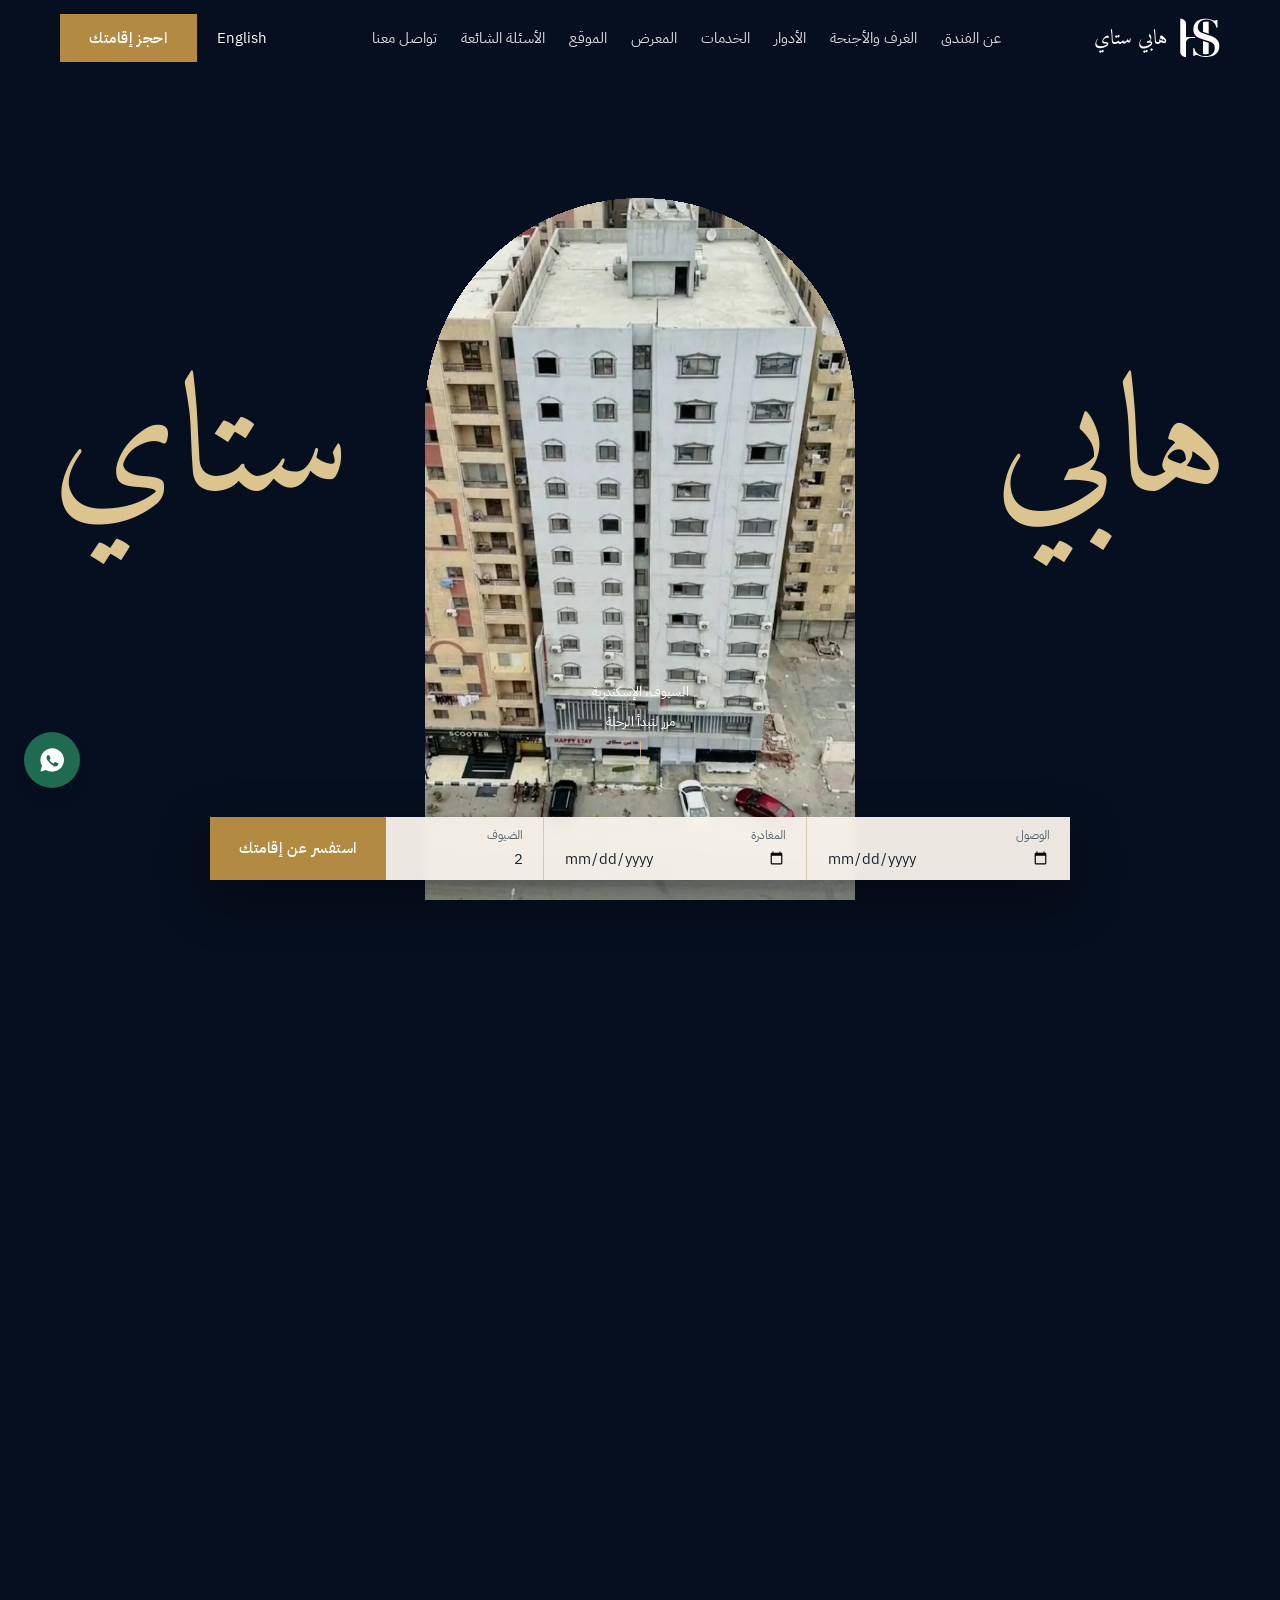
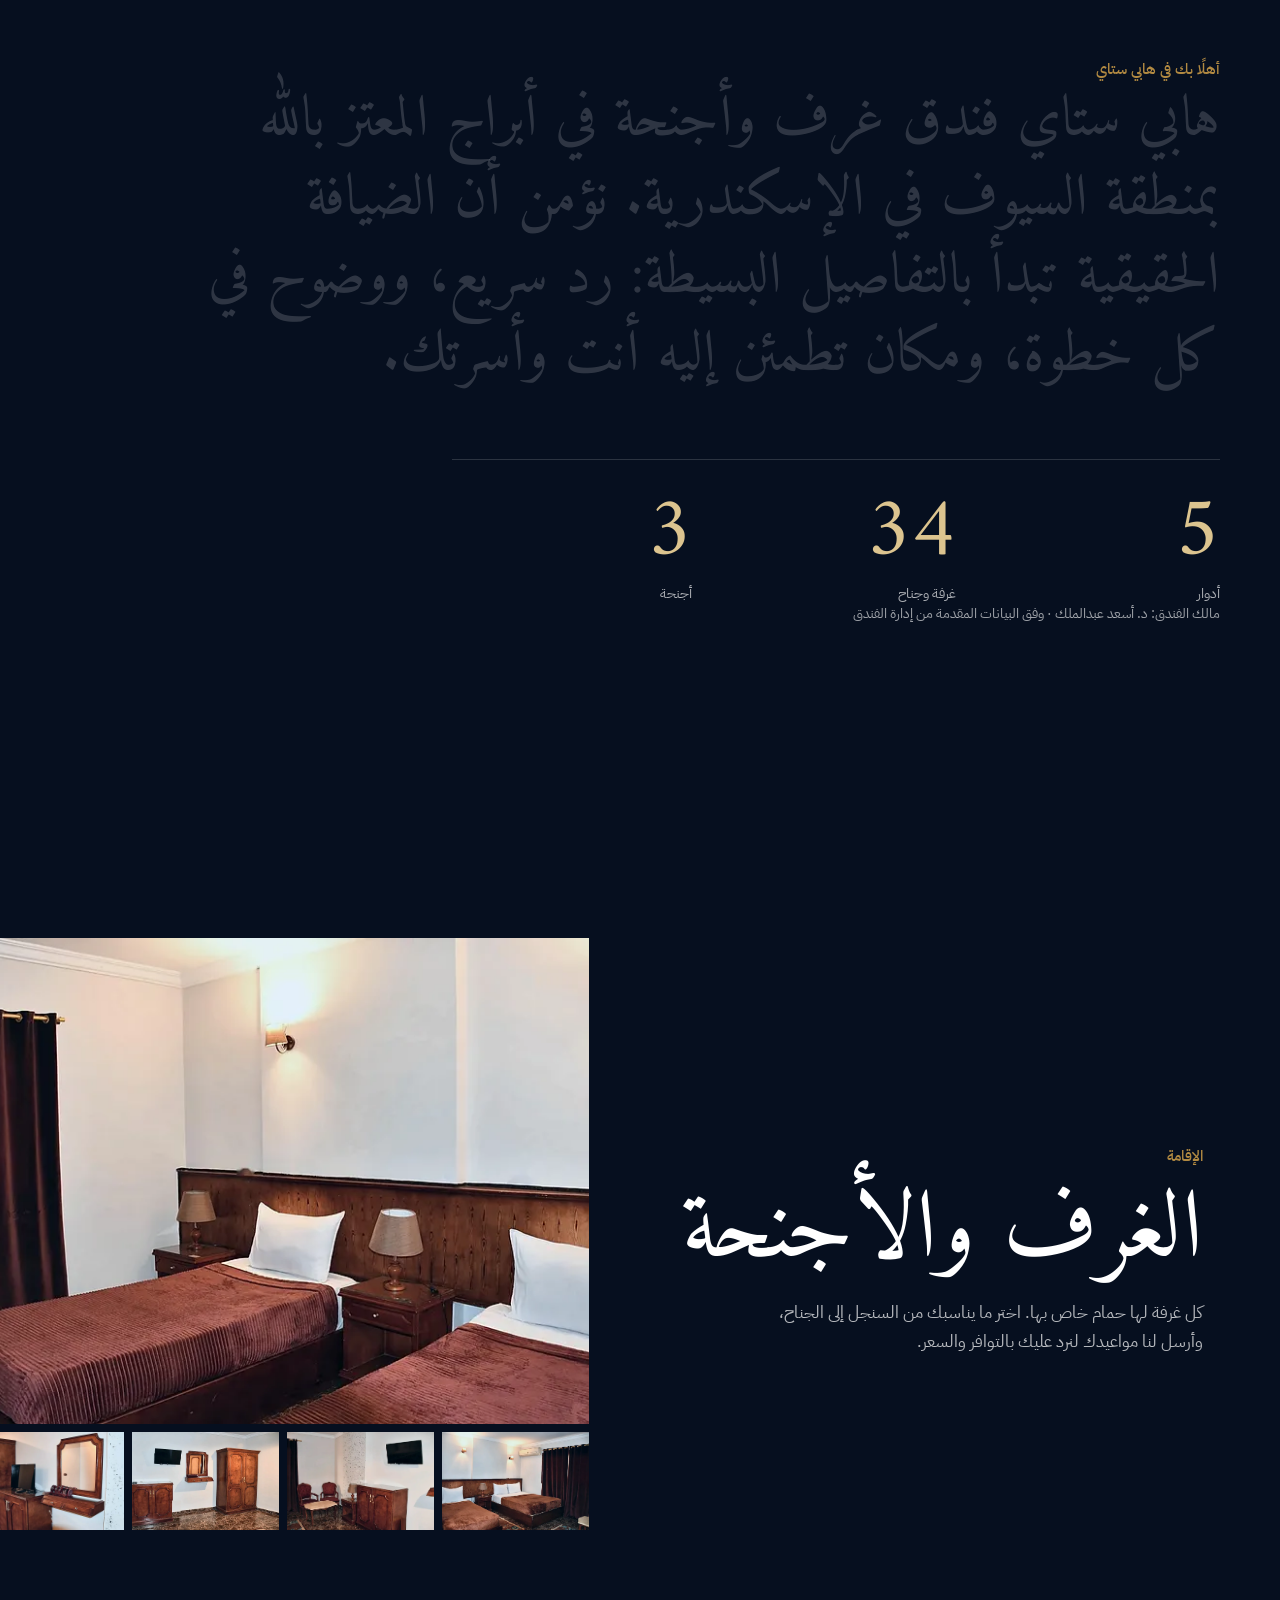
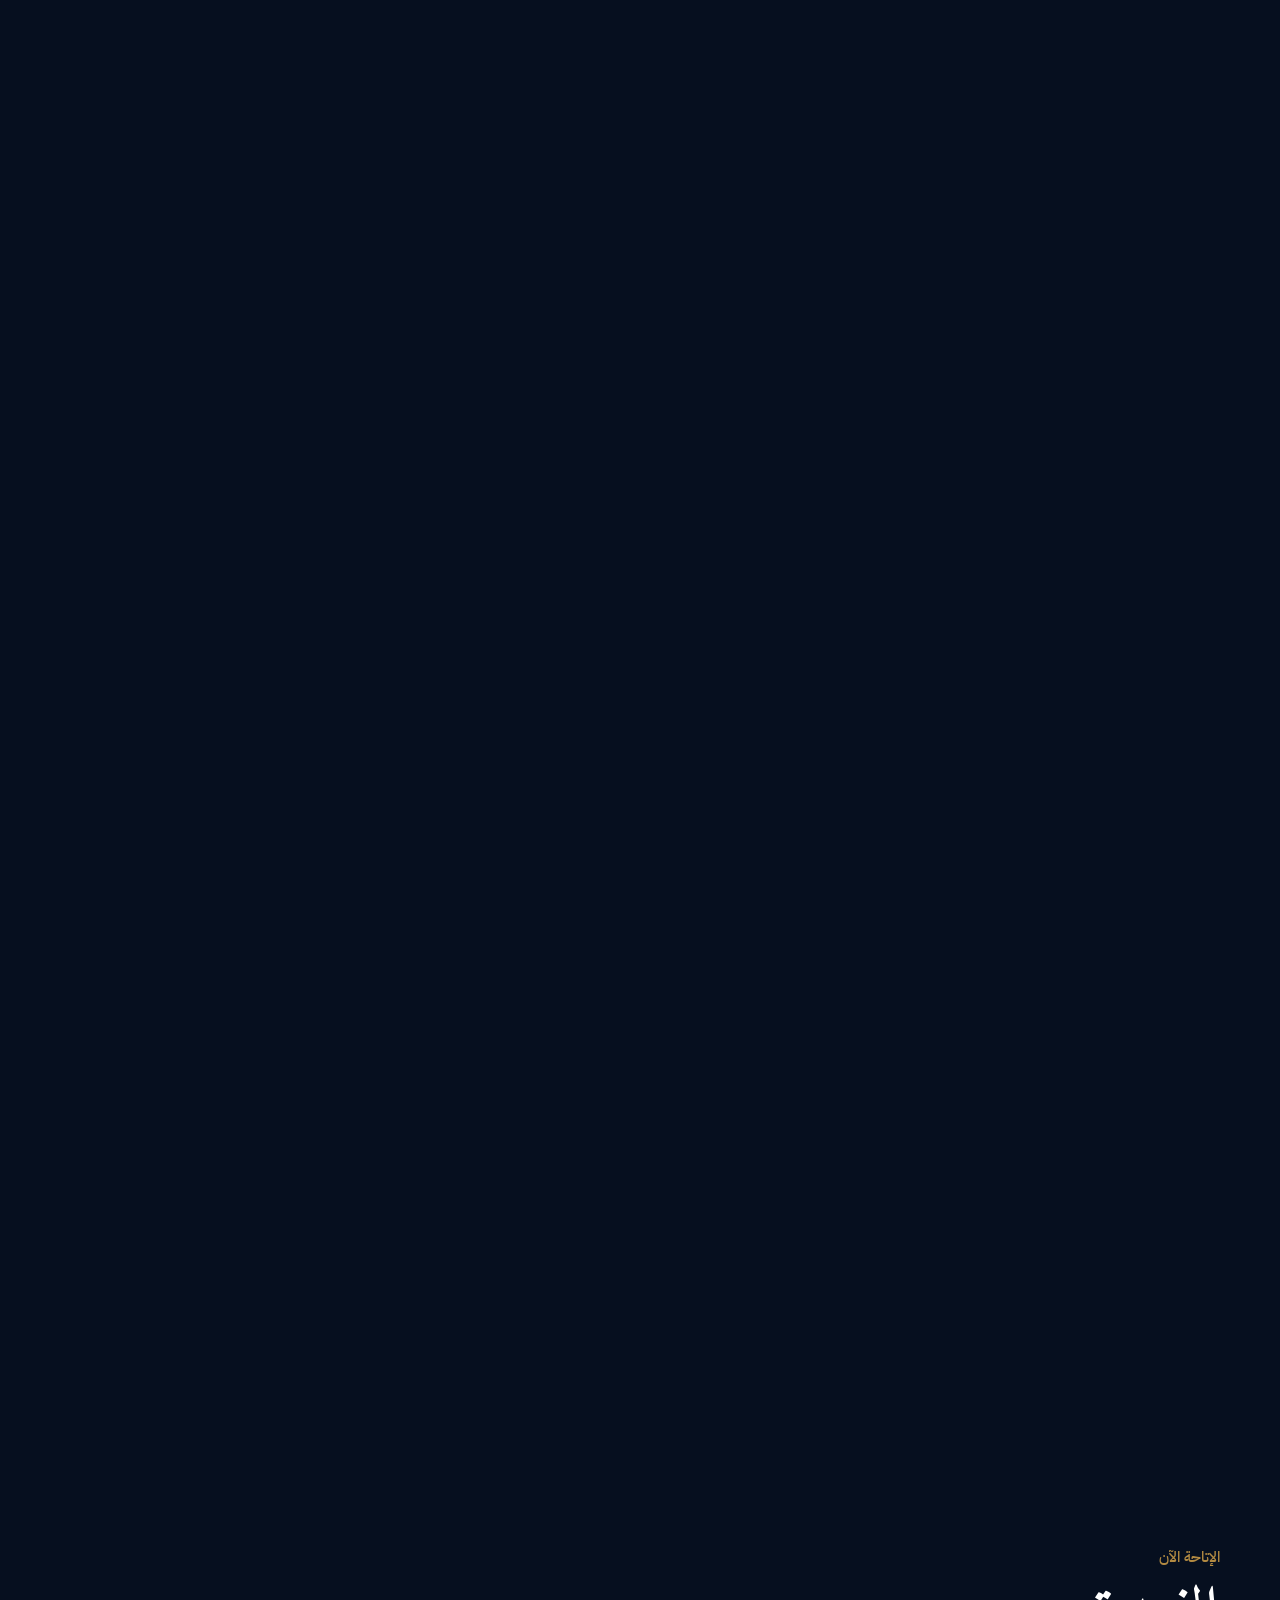
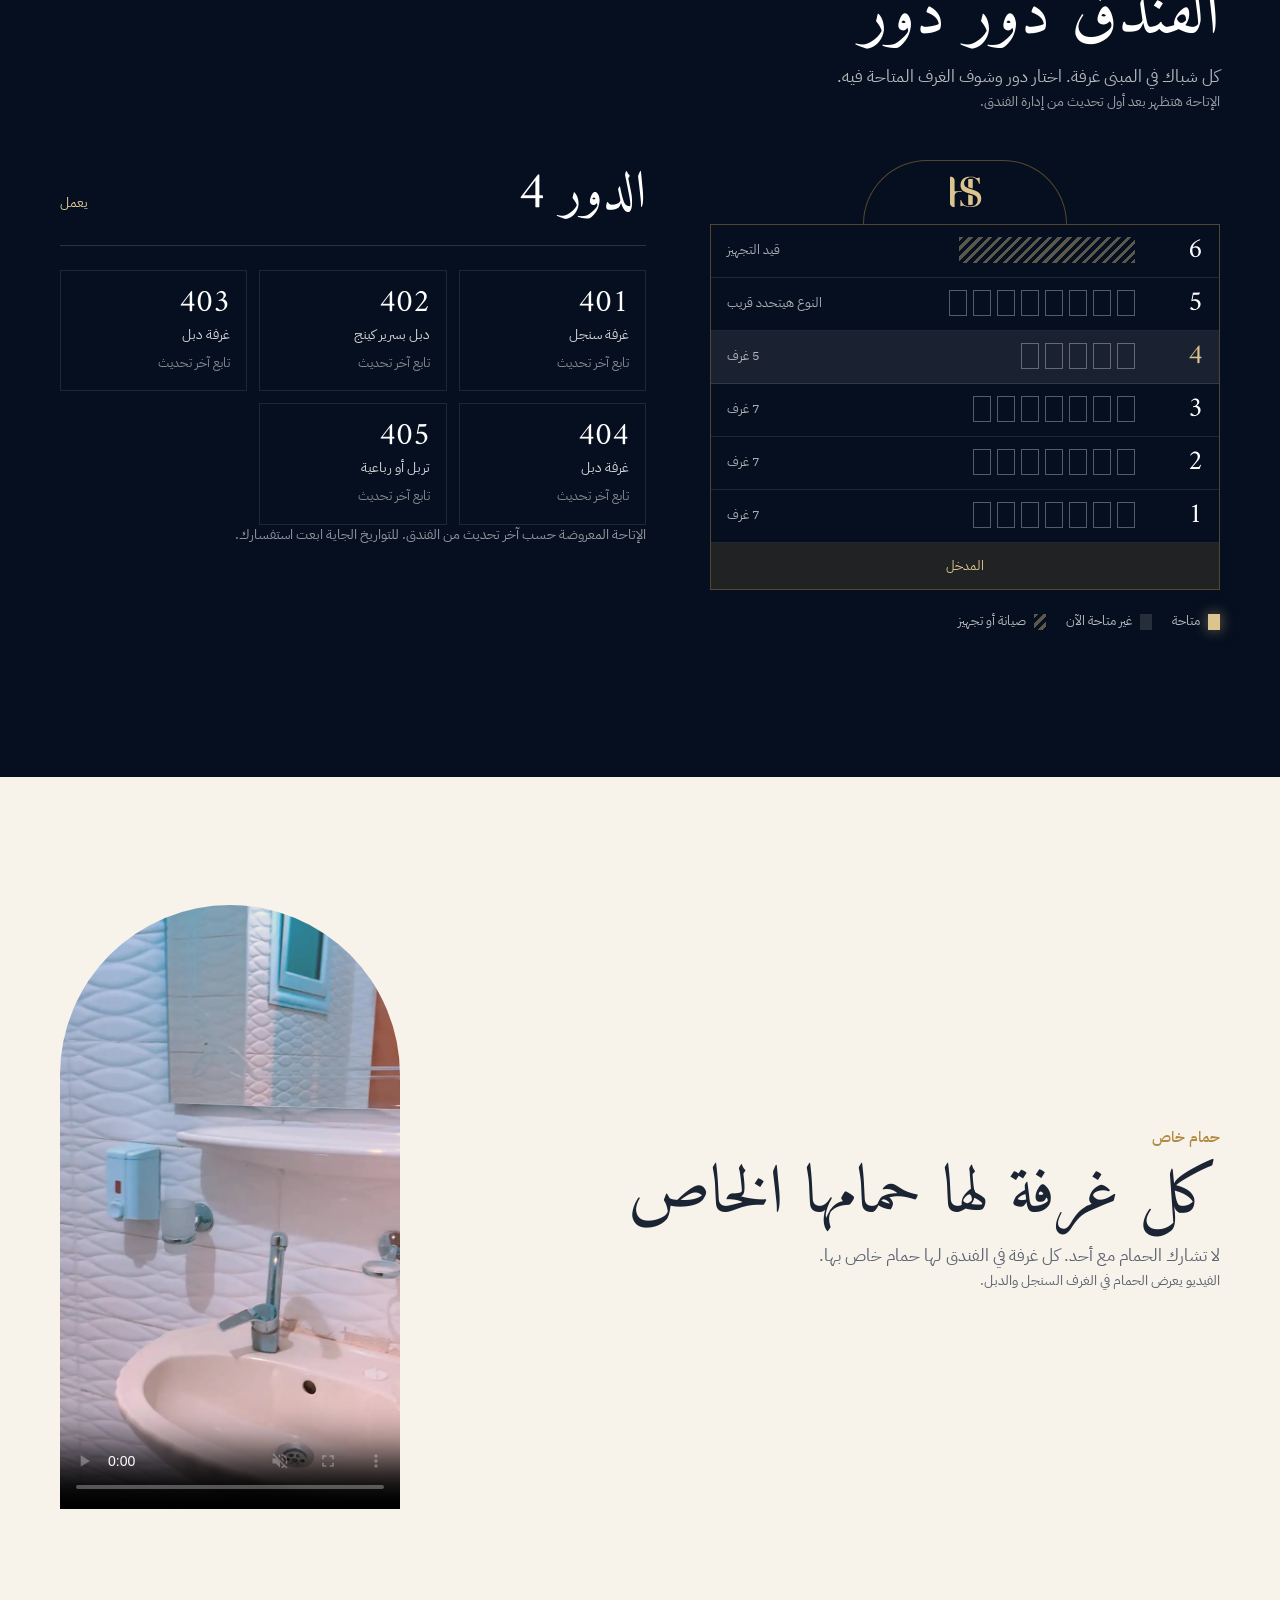
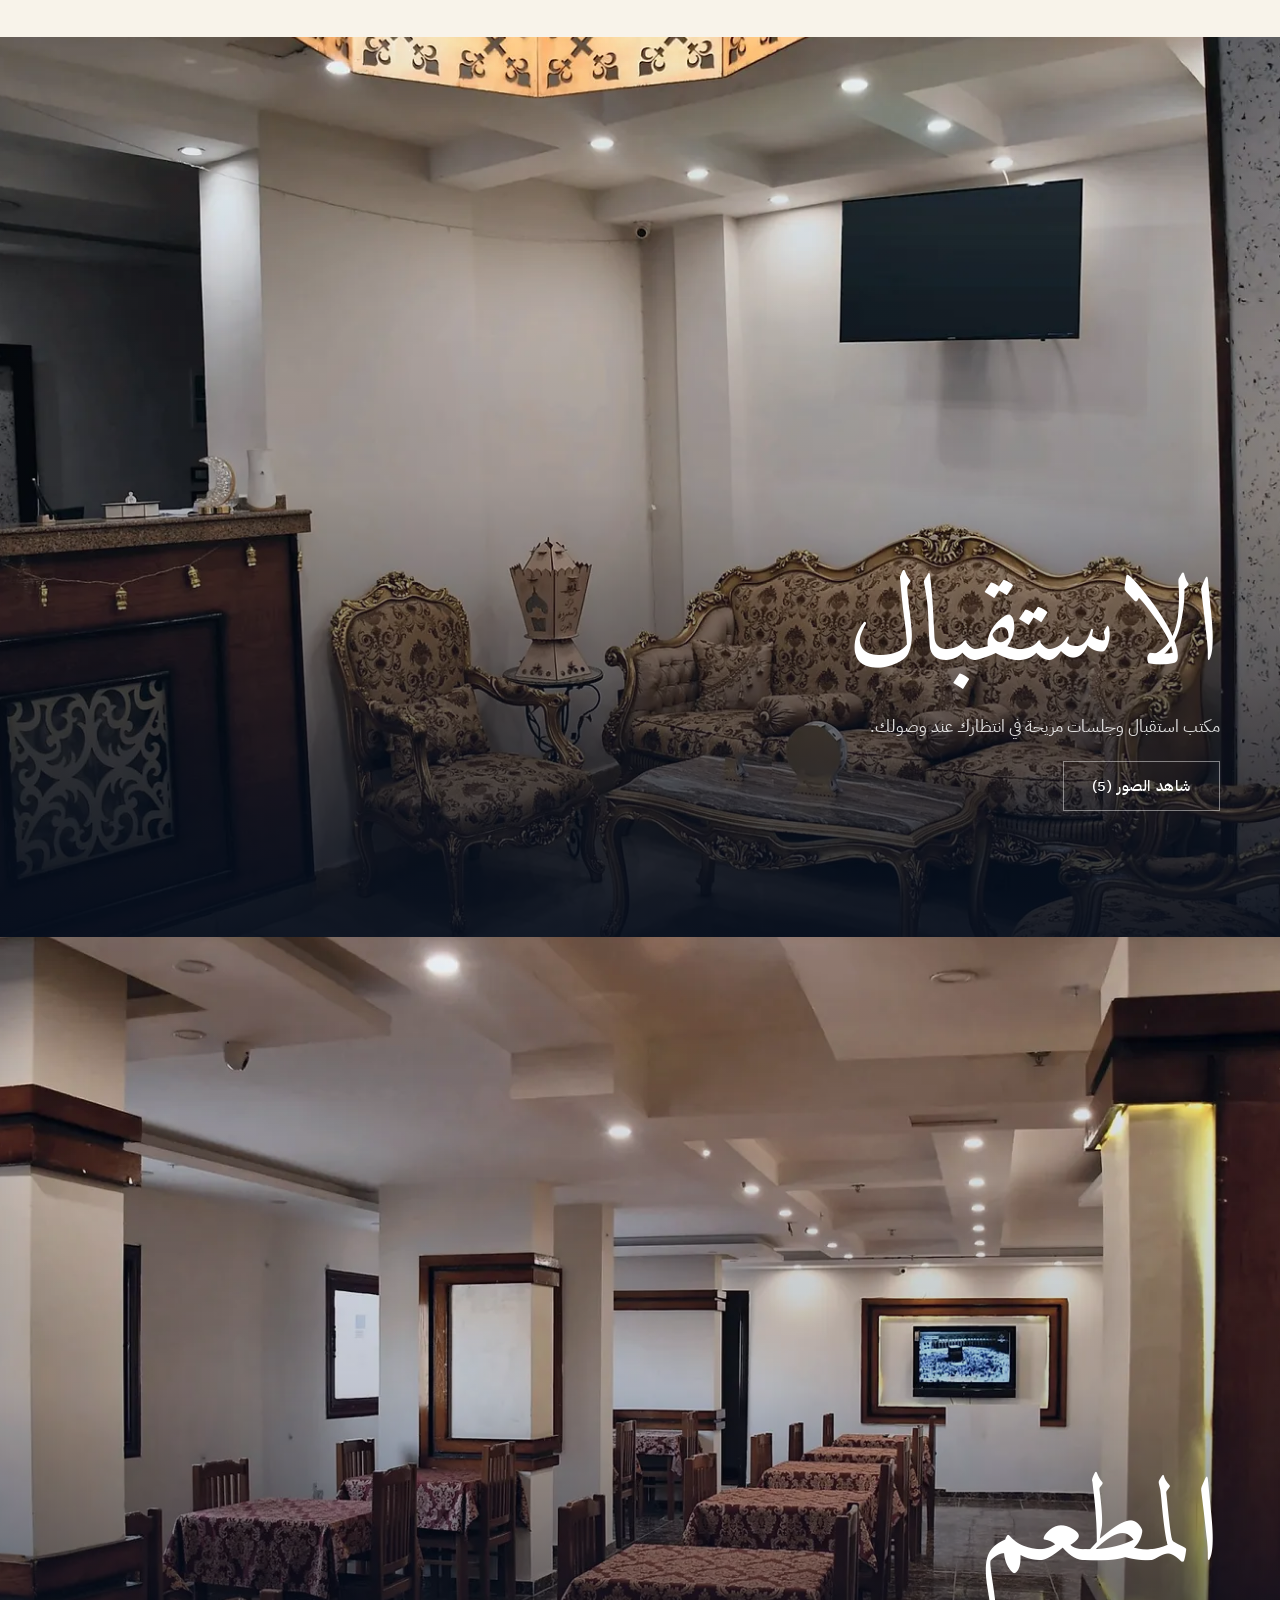
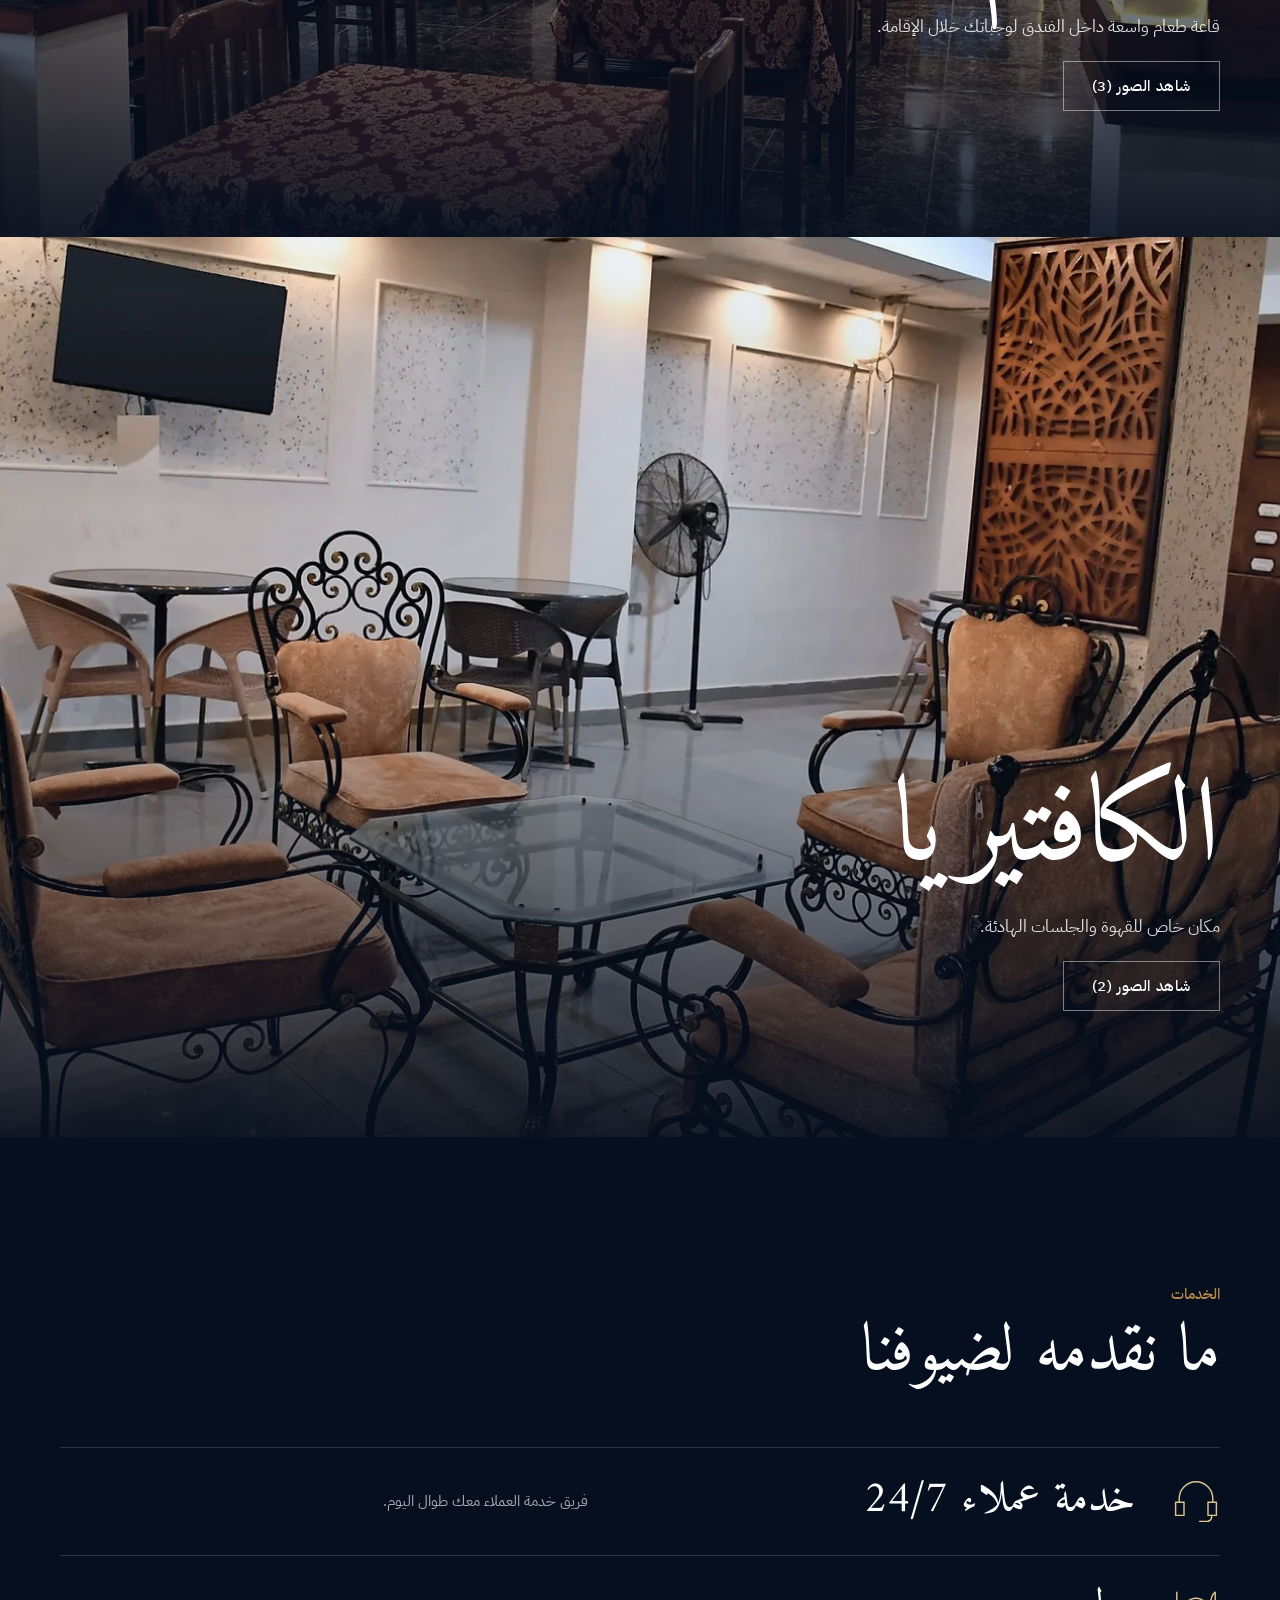
<file: happy-stay/index.html>
<!doctype html>
<html lang="ar" dir="rtl">
<head>
<meta charset="utf-8">
<meta name="viewport" content="width=device-width, initial-scale=1, viewport-fit=cover">
<title>Happy Stay Hotel | فندق هابي ستاي، السيوف، الإسكندرية</title>
<meta name="description" content="فندق هابي ستاي في السيوف بالإسكندرية. غرف وأجنحة، واستفسار عن الحجز مباشرة عبر واتساب أو التليفون.">
<meta name="theme-color" content="#0B1F3A">
<meta property="og:image" content="media/og.jpg">
<meta property="og:type" content="website">
<meta property="og:site_name" content="Happy Stay Hotel">
<meta property="og:title" content="Happy Stay Hotel | فندق هابي ستاي">
<meta property="og:description" content="فندق هابي ستاي في السيوف بالإسكندرية. غرف وأجنحة، واستفسار عن الحجز مباشرة.">
<meta property="og:locale" content="ar_EG">
<meta property="og:locale:alternate" content="en_US">
<meta name="twitter:card" content="summary_large_image">
<link rel="icon" href="favicon.svg" type="image/svg+xml">
<link rel="preconnect" href="https://fonts.googleapis.com">
<link rel="preconnect" href="https://fonts.gstatic.com" crossorigin>
<link rel="stylesheet" href="https://fonts.googleapis.com/css2?family=Amiri:wght@400;700&family=Bodoni+Moda:opsz,wght@6..96,400;6..96,500&family=IBM+Plex+Sans+Arabic:wght@300;400;500;600&family=Jost:wght@300;400;500;600&display=swap">
<link rel="stylesheet" href="assets/app.css">
<script type="application/ld+json">
{
  "@context": "https://schema.org",
  "@type": "Hotel",
  "name": "Happy Stay Hotel",
  "alternateName": "فندق هابي ستاي",
  "telephone": "+201002338213",
  "address": {
    "@type": "PostalAddress",
    "streetAddress": "El Moataz Bellah Towers, Mostaged Street, off Mostafa Kamel Street",
    "addressLocality": "El Seyouf, Alexandria",
    "addressCountry": "EG"
  },
  "hasMap": "https://www.google.com/maps/search/?api=1&query=Happy+Stay+El+Seyouf+Alexandria"
}
</script>
</head>
<body>
<div id="root"></div>
<noscript><p>Happy Stay Hotel, El Seyouf, Alexandria. Phone: 01002338213</p></noscript>
<script type="module" src="assets/app.js"></script>
</body>
</html>
</file>
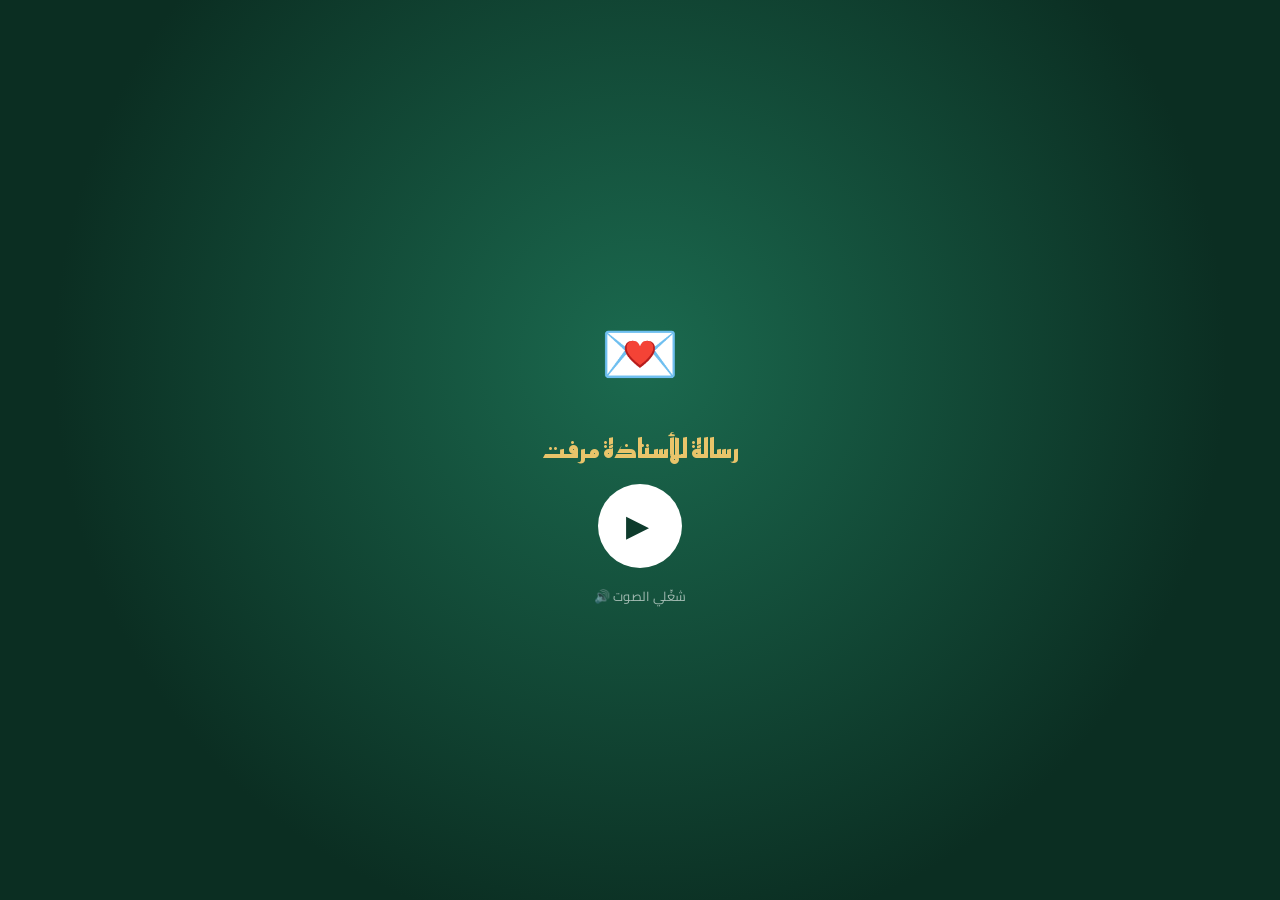
<file: mervat/index.html>
<!doctype html>
<html lang="ar" dir="rtl">
<head>
<meta charset="utf-8">
<meta name="viewport" content="width=device-width,initial-scale=1,viewport-fit=cover">
<title>شكرًا أستاذة مرفت 🌷</title>
<meta property="og:title" content="رسالة شكر للأستاذة مرفت 🌷">
<meta property="og:description" content="من الشركة وكل الفريق">
<meta name="theme-color" content="#0e3b2c">
<link rel="preconnect" href="https://fonts.googleapis.com">
<link rel="preconnect" href="https://fonts.gstatic.com" crossorigin>
<link href="https://fonts.googleapis.com/css2?family=Cairo:wght@400;600;700&family=Aref+Ruqaa:wght@700&family=Reem+Kufi:wght@600;700&display=swap" rel="stylesheet">
<style>
:root{--gold:#e9c46a;--gold2:#b8923c}
*{box-sizing:border-box;margin:0;padding:0}
html,body{height:100%;overflow:hidden;background:#0e3b2c}
body{font-family:'Cairo',sans-serif;color:#fff;user-select:none;-webkit-user-select:none;-webkit-tap-highlight-color:transparent}

/* backgrounds */
.bg{position:fixed;inset:-10%;opacity:0;transition:opacity 1.4s ease;animation:drift 18s ease-in-out infinite alternate}
.bg.show{opacity:1}
@keyframes drift{to{transform:translate(3%,-2%) scale(1.06)}}
#bokeh{position:fixed;inset:0;z-index:1;pointer-events:none}
.vignette{position:fixed;inset:0;z-index:2;pointer-events:none;background:radial-gradient(ellipse at center,transparent 45%,rgba(0,0,0,.45))}

/* chrome */
.bars{position:fixed;top:0;left:0;right:0;display:flex;gap:4px;padding:calc(10px + env(safe-area-inset-top)) 12px 0;z-index:30;direction:ltr}
.bar{flex:1;height:3px;background:rgba(255,255,255,.25);border-radius:3px;overflow:hidden}
.bar i{display:block;height:100%;width:0;background:#fff}
.mute{position:fixed;top:calc(22px + env(safe-area-inset-top));left:12px;z-index:30;background:rgba(255,255,255,.15);color:#fff;border:0;width:36px;height:36px;border-radius:50%;font-size:16px;cursor:pointer;backdrop-filter:blur(6px)}
.tap{position:fixed;bottom:calc(16px + env(safe-area-inset-bottom));left:0;right:0;text-align:center;font-size:12px;opacity:.5;z-index:30}

/* scenes */
.stage{position:fixed;inset:0;z-index:10}
.scene{position:absolute;inset:0;display:flex;flex-direction:column;align-items:center;justify-content:center;padding:24px;text-align:center;visibility:hidden}
.scene.on{visibility:visible}
.scene.out{visibility:visible;animation:sceneOut .5s ease forwards}
@keyframes sceneOut{to{opacity:0;transform:scale(1.04);filter:blur(8px)}}

.w{display:inline-block;opacity:0}
.on .w{animation:wIn 1s cubic-bezier(.2,.8,.2,1) forwards;animation-delay:var(--d,0s)}
@keyframes wIn{from{opacity:0;transform:translateY(26px) scale(.95);filter:blur(8px)}to{opacity:1;transform:none;filter:none}}

.sm{font-size:clamp(17px,4.8vw,22px);opacity:.85;letter-spacing:.5px}
.md{font-size:clamp(30px,8.5vw,46px);font-weight:700;line-height:1.5;text-shadow:0 4px 20px rgba(0,0,0,.25)}
.name{font-family:'Aref Ruqaa';font-size:clamp(96px,30vw,170px);line-height:1.1;padding:0 10px}
.gold{background:linear-gradient(100deg,#b8923c 0%,#f6e3a4 25%,#e9c46a 45%,#fff4cf 55%,#c9a24a 75%,#b8923c 100%);background-size:250% 100%;
  -webkit-background-clip:text;background-clip:text;color:transparent;animation:shine 3.5s linear infinite}
.on .gold.w{animation:wIn 1.1s cubic-bezier(.2,.8,.2,1) forwards,shine 3.5s linear infinite;animation-delay:var(--d,0s),0s}
@keyframes shine{to{background-position:-250% 0}}

/* svg drawing */
.draw{fill:none;stroke-linecap:round;stroke-linejoin:round;stroke-dasharray:1;stroke-dashoffset:1}
.on .draw{animation:draw var(--t,1.6s) ease-in-out forwards;animation-delay:var(--d,0s)}
@keyframes draw{to{stroke-dashoffset:0}}
.fillin{opacity:0}
.on .fillin{animation:fillin 1s ease forwards;animation-delay:var(--d,0s)}
@keyframes fillin{to{opacity:1}}
.pop{transform-box:fill-box;transform-origin:center;transform:scale(0)}
.on .pop{animation:pop .8s cubic-bezier(.3,1.6,.5,1) forwards;animation-delay:var(--d,0s)}
@keyframes pop{to{transform:scale(1)}}
.icon{width:min(42vw,170px);height:auto;margin-bottom:18px;overflow:visible;filter:drop-shadow(0 6px 18px rgba(0,0,0,.25))}
.underline{width:min(70vw,300px);height:30px;margin-top:-6px}

/* rays */
.rays{position:absolute;width:160vmax;height:160vmax;left:50%;top:50%;margin:-80vmax 0 0 -80vmax;opacity:0;
  background:repeating-conic-gradient(from 0deg,rgba(255,240,200,.16) 0deg 6deg,transparent 6deg 18deg);
  -webkit-mask:radial-gradient(circle,#000 0,transparent 55%);mask:radial-gradient(circle,#000 0,transparent 55%)}
.on .rays{animation:raysIn 1.5s ease forwards,spin 40s linear infinite}
@keyframes raysIn{to{opacity:1}}
@keyframes spin{to{transform:rotate(360deg)}}

/* certificate */
.cert{position:relative;width:min(88vw,380px);aspect-ratio:3/4;display:flex;flex-direction:column;align-items:center;justify-content:center;padding:30px}
.cert svg.frame{position:absolute;inset:0;width:100%;height:100%;overflow:visible}
.cert .title{font-family:'Reem Kufi';font-size:clamp(28px,8vw,38px);line-height:1.4;margin-top:10px}
.cert .to{font-size:15px;opacity:.8;margin-top:18px}
.cert .nm{font-family:'Aref Ruqaa';font-size:clamp(52px,15vw,70px);line-height:1.2}
.cert .from{font-size:15px;margin-top:16px;opacity:.9;border-top:1px solid rgba(233,196,106,.5);padding-top:12px}

.btn{margin-top:28px;background:rgba(255,255,255,.95);color:#0e3b2c;border:0;font-family:inherit;font-weight:700;font-size:16px;padding:12px 28px;border-radius:999px;cursor:pointer;box-shadow:0 10px 24px rgba(0,0,0,.2)}
.bouquet{width:min(70vw,280px);height:auto;overflow:visible;margin-bottom:6px}

.tw{position:absolute;font-weight:700;opacity:0;white-space:nowrap;text-shadow:0 4px 14px rgba(0,0,0,.25)}
.on .tw{animation:twIn .9s cubic-bezier(.3,1.5,.5,1) forwards,bobble 3s ease-in-out infinite;animation-delay:var(--d),calc(var(--d) + .9s)}
@keyframes twIn{from{opacity:0;transform:scale(.3) rotate(-8deg)}to{opacity:.85;transform:none}}
@keyframes bobble{50%{transform:translateY(-8px)}}

/* start */
.start{position:fixed;inset:0;z-index:50;display:flex;flex-direction:column;align-items:center;justify-content:center;gap:16px;text-align:center;padding:24px;
  background:radial-gradient(circle at 50% 40%,#1b6a4f,#0b2e22 70%);transition:opacity .8s,visibility .8s}
.start.gone{opacity:0;visibility:hidden}
.start .env{font-size:64px;animation:float 3s ease-in-out infinite}
@keyframes float{50%{transform:translateY(-10px) rotate(-3deg)}}
.start h2{font-family:'Reem Kufi';font-size:26px;color:var(--gold)}
.play{width:84px;height:84px;border-radius:50%;background:#fff;color:#0e3b2c;border:0;font-size:30px;cursor:pointer;padding-right:5px;animation:pulse 1.8s infinite}
@keyframes pulse{0%{box-shadow:0 0 0 0 rgba(233,196,106,.6)}70%{box-shadow:0 0 0 24px rgba(233,196,106,0)}100%{box-shadow:0 0 0 0 rgba(233,196,106,0)}}
.start small{opacity:.6;font-size:13px}

.petal{position:fixed;top:-40px;pointer-events:none;z-index:20;animation:fall linear forwards}
@keyframes fall{to{transform:translate(var(--x,0),115vh) rotate(420deg)}}
@media (prefers-reduced-motion:reduce){.bg{animation:none}}
</style>
</head>
<body>

<div id="bgs"></div>
<canvas id="bokeh"></canvas>
<div class="vignette"></div>

<div class="start" id="start">
  <div class="env">💌</div>
  <h2>رسالة للأستاذة مرفت</h2>
  <button class="play" id="play" aria-label="تشغيل">▶</button>
  <small>شغّلي الصوت 🔊</small>
</div>

<div class="bars" id="bars"></div>
<button class="mute" id="mute" aria-label="الصوت">🔊</button>

<div class="stage" id="stage">

  <!-- 1 name -->
  <section class="scene" data-bg="#0e3b2c,#1f7a58" data-t="4600" data-chord="0">
    <div class="sm"><span class="w" style="--d:.2s">إلى الأستاذة الفاضلة</span></div>
    <div class="name"><span class="w gold" style="--d:.8s">مرفت</span></div>
    <svg class="underline" viewBox="0 0 300 30"><path class="draw" pathLength="1" style="--d:1.6s;--t:1.4s" stroke="#e9c46a" stroke-width="3" d="M10 18 C80 4 140 28 200 14 S280 10 290 16"/><circle class="pop" style="--d:2.9s" cx="150" cy="17" r="4" fill="#e9c46a"/></svg>
  </section>

  <!-- 2 -->
  <section class="scene" data-bg="#1d2b45,#3a4f7a" data-t="3200" data-chord="1">
    <div class="md"><span class="w" style="--d:.15s">عندنا</span> <span class="w" style="--d:.45s">كلمة</span> <span class="w" style="--d:.75s">صغيرة</span></div>
    <div class="md"><span class="w" style="--d:1.1s">ليكي…</span></div>
  </section>

  <!-- 3 thanks -->
  <section class="scene" data-bg="#2e1d06,#8f651c" data-t="3400" data-chord="2" data-petals="22">
    <div class="rays"></div>
    <div class="name" style="position:relative"><span class="w gold" style="--d:.15s">شكرًا</span></div>
  </section>

  <!-- 4 love -->
  <section class="scene" data-bg="#6b1f35,#c4566c" data-t="3800" data-chord="3">
    <svg class="icon" viewBox="0 0 100 90">
      <path class="draw" pathLength="1" style="--d:.1s;--t:1.5s" stroke="#fff" stroke-width="3.5" d="M50 84 C22 63 6 47 6 30 C6 16 17 6 30 6 C39 6 46 11 50 19 C54 11 61 6 70 6 C83 6 94 16 94 30 C94 47 78 63 50 84Z"/>
      <path class="fillin" style="--d:1.3s" fill="rgba(255,255,255,.22)" d="M50 84 C22 63 6 47 6 30 C6 16 17 6 30 6 C39 6 46 11 50 19 C54 11 61 6 70 6 C83 6 94 16 94 30 C94 47 78 63 50 84Z"/>
    </svg>
    <div class="md"><span class="w" style="--d:.6s">على حبك</span> <span class="w" style="--d:.95s">لينا</span></div>
  </section>

  <!-- 5 beside us -->
  <section class="scene" data-bg="#123a52,#2f7aa0" data-t="3800" data-chord="4">
    <svg class="icon" viewBox="0 0 120 90">
      <circle class="draw" pathLength="1" style="--d:.1s;--t:.9s" stroke="#fff" stroke-width="3.5" cx="42" cy="26" r="13"/>
      <circle class="draw" pathLength="1" style="--d:.3s;--t:.9s" stroke="#fff" stroke-width="3.5" cx="78" cy="26" r="13"/>
      <path class="draw" pathLength="1" style="--d:.7s;--t:1s" stroke="#fff" stroke-width="3.5" d="M18 84 C18 62 28 50 42 50 C52 50 58 55 61 62"/>
      <path class="draw" pathLength="1" style="--d:.85s;--t:1s" stroke="#fff" stroke-width="3.5" d="M102 84 C102 62 92 50 78 50 C64 50 54 60 54 84"/>
      <path class="pop" style="--d:1.7s" fill="#ff8fa3" d="M60 10 C57 6 51 7 51 12 C51 16 60 21 60 21 C60 21 69 16 69 12 C69 7 63 6 60 10Z"/>
    </svg>
    <div class="md"><span class="w" style="--d:.6s">وعلى إنك</span> <span class="w" style="--d:.95s">دايمًا جنبنا</span></div>
  </section>

  <!-- helping -->
  <section class="scene" data-bg="#0f4a46,#2b9a8c" data-t="3800" data-chord="2">
    <svg class="icon" viewBox="0 0 120 100">
      <path class="draw" pathLength="1" style="--d:.1s;--t:1.1s" stroke="#fff" stroke-width="3.5" d="M10 50 C14 74 34 90 60 90"/>
      <path class="draw" pathLength="1" style="--d:.1s;--t:1.1s" stroke="#fff" stroke-width="3.5" d="M110 50 C106 74 86 90 60 90"/>
      <path class="draw" pathLength="1" style="--d:.5s;--t:.8s" stroke="#fff" stroke-width="3.5" d="M10 50 L20 44 L30 66"/>
      <path class="draw" pathLength="1" style="--d:.5s;--t:.8s" stroke="#fff" stroke-width="3.5" d="M110 50 L100 44 L90 66"/>
      <path class="pop" style="--d:1.3s" fill="#ffd166" d="M60 40 C54 30 38 32 38 46 C38 58 60 72 60 72 C60 72 82 58 82 46 C82 32 66 30 60 40Z"/>
      <g fill="#fff"><circle class="pop" style="--d:1.7s" cx="34" cy="22" r="2.5"/><circle class="pop" style="--d:1.85s" cx="88" cy="18" r="3"/><circle class="pop" style="--d:2s" cx="60" cy="10" r="2"/></g>
    </svg>
    <div class="md"><span class="w" style="--d:.6s">وعلى إيدك</span> <span class="w" style="--d:.95s">اللي بتساعد الكل</span></div>
  </section>

  <!-- smile -->
  <section class="scene" data-bg="#7a3b12,#d9803a" data-t="3600" data-chord="3">
    <svg class="icon" viewBox="0 0 100 100">
      <circle class="draw" pathLength="1" style="--d:.1s;--t:1.2s" stroke="#fff" stroke-width="3.5" cx="50" cy="50" r="42"/>
      <circle class="pop" style="--d:1s" cx="36" cy="40" r="4.5" fill="#fff"/>
      <circle class="pop" style="--d:1.1s" cx="64" cy="40" r="4.5" fill="#fff"/>
      <path class="draw" pathLength="1" style="--d:1.2s;--t:.8s" stroke="#fff" stroke-width="3.5" d="M30 58 C38 74 62 74 70 58"/>
      <circle class="pop" style="--d:1.6s" cx="26" cy="56" r="6" fill="rgba(255,150,160,.6)"/>
      <circle class="pop" style="--d:1.6s" cx="74" cy="56" r="6" fill="rgba(255,150,160,.6)"/>
    </svg>
    <div class="md"><span class="w" style="--d:.6s">وعلى</span> <span class="w" style="--d:.9s">ابتسامتك</span></div>
  </section>

  <!-- patience -->
  <section class="scene" data-bg="#3a3a4a,#77779a" data-t="3800" data-chord="4">
    <svg class="icon" viewBox="0 0 100 110">
      <path class="draw" pathLength="1" style="--d:.1s;--t:.6s" stroke="#fff" stroke-width="3.5" d="M22 8 H78"/>
      <path class="draw" pathLength="1" style="--d:.1s;--t:.6s" stroke="#fff" stroke-width="3.5" d="M22 102 H78"/>
      <path class="draw" pathLength="1" style="--d:.5s;--t:1.2s" stroke="#fff" stroke-width="3.5" d="M28 8 C28 36 50 44 50 55 C50 66 28 74 28 102"/>
      <path class="draw" pathLength="1" style="--d:.5s;--t:1.2s" stroke="#fff" stroke-width="3.5" d="M72 8 C72 36 50 44 50 55 C50 66 72 74 72 102"/>
      <path class="fillin" style="--d:1.4s" fill="#e9c46a" d="M36 26 H64 C60 38 52 44 50 50 C48 44 40 38 36 26Z"/>
      <path class="fillin" style="--d:1.8s" fill="#e9c46a" d="M34 98 C38 86 46 82 50 80 C54 82 62 86 66 98Z"/>
    </svg>
    <div class="md"><span class="w" style="--d:.6s">وعلى صبرك</span> <span class="w" style="--d:.95s">علينا 😄</span></div>
  </section>

  <!-- 6 sweet spirit -->
  <section class="scene" data-bg="#3e2a6b,#8a68c4" data-t="3800" data-chord="5">
    <svg class="icon" viewBox="0 0 100 100">
      <g transform="translate(50 50)">
        <ellipse class="draw" pathLength="1" style="--d:.05s;--t:.8s" stroke="#fff" stroke-width="3" cx="0" cy="-24" rx="11" ry="20"/>
        <ellipse class="draw" pathLength="1" style="--d:.2s;--t:.8s" stroke="#fff" stroke-width="3" cx="0" cy="-24" rx="11" ry="20" transform="rotate(60)"/>
        <ellipse class="draw" pathLength="1" style="--d:.35s;--t:.8s" stroke="#fff" stroke-width="3" cx="0" cy="-24" rx="11" ry="20" transform="rotate(120)"/>
        <ellipse class="draw" pathLength="1" style="--d:.5s;--t:.8s" stroke="#fff" stroke-width="3" cx="0" cy="-24" rx="11" ry="20" transform="rotate(180)"/>
        <ellipse class="draw" pathLength="1" style="--d:.65s;--t:.8s" stroke="#fff" stroke-width="3" cx="0" cy="-24" rx="11" ry="20" transform="rotate(240)"/>
        <ellipse class="draw" pathLength="1" style="--d:.8s;--t:.8s" stroke="#fff" stroke-width="3" cx="0" cy="-24" rx="11" ry="20" transform="rotate(300)"/>
        <circle class="pop" style="--d:1.5s" r="10" fill="#e9c46a"/>
      </g>
    </svg>
    <div class="md"><span class="w" style="--d:.6s">وعلى روحك</span> <span class="w" style="--d:.95s">الحلوة</span></div>
  </section>

  <!-- kind word -->
  <section class="scene" data-bg="#1c4a2a,#4f9a5e" data-t="3800" data-chord="6">
    <svg class="icon" viewBox="0 0 110 100">
      <path class="draw" pathLength="1" style="--d:.1s;--t:1.3s" stroke="#fff" stroke-width="3.5" d="M18 10 H92 C98 10 102 14 102 20 V62 C102 68 98 72 92 72 H44 L24 92 L28 72 H18 C12 72 8 68 8 62 V20 C8 14 12 10 18 10Z"/>
      <path class="pop" style="--d:1.2s" fill="#ff8fa3" d="M55 32 C51 24 38 25 38 36 C38 46 55 56 55 56 C55 56 72 46 72 36 C72 25 59 24 55 32Z"/>
    </svg>
    <div class="md"><span class="w" style="--d:.6s">وعلى كلمتك</span> <span class="w" style="--d:.95s">الطيبة</span></div>
  </section>

  <!-- sun -->
  <section class="scene" data-bg="#6b4a08,#d9a520" data-t="3800" data-chord="7">
    <svg class="icon" viewBox="0 0 100 100">
      <circle class="pop" style="--d:.1s" cx="50" cy="50" r="20" fill="#fff3c4"/>
      <g stroke="#fff" stroke-width="3.5">
        <path class="draw" pathLength="1" style="--d:.5s;--t:.4s" d="M50 4 V18"/><path class="draw" pathLength="1" style="--d:.6s;--t:.4s" d="M82.5 17.5 L72.6 27.4"/>
        <path class="draw" pathLength="1" style="--d:.7s;--t:.4s" d="M96 50 H82"/><path class="draw" pathLength="1" style="--d:.8s;--t:.4s" d="M82.5 82.5 L72.6 72.6"/>
        <path class="draw" pathLength="1" style="--d:.9s;--t:.4s" d="M50 96 V82"/><path class="draw" pathLength="1" style="--d:1s;--t:.4s" d="M17.5 82.5 L27.4 72.6"/>
        <path class="draw" pathLength="1" style="--d:1.1s;--t:.4s" d="M4 50 H18"/><path class="draw" pathLength="1" style="--d:1.2s;--t:.4s" d="M17.5 17.5 L27.4 27.4"/>
      </g>
    </svg>
    <div class="md"><span class="w" style="--d:.6s">وجودك</span> <span class="w" style="--d:.9s">بينوّر المكان</span></div>
  </section>

  <!-- team -->
  <section class="scene" data-bg="#1d2b45,#4a5f9a" data-t="5200" data-chord="0" data-petals="18">
    <div class="tw" style="--d:.1s;left:6%;top:21%;font-size:30px">متشكرين</div>
    <div class="tw" style="--d:.4s;left:56%;top:11%;font-size:24px">ألف شكر</div>
    <div class="tw" style="--d:.7s;left:62%;top:28%;font-size:22px">🌷</div>
    <div class="tw" style="--d:.9s;left:8%;top:30%;font-size:22px">تسلمي 💚</div>
    <div class="tw" style="--d:1.2s;left:48%;top:70%;font-size:26px">ربنا يخليكي</div>
    <div class="tw" style="--d:1.5s;left:8%;top:76%;font-size:28px">شكرًا</div>
    <div class="tw" style="--d:1.8s;left:66%;top:84%;font-size:22px">🤍</div>
    <div class="tw" style="--d:2s;left:10%;top:62%;font-size:20px">✨</div>
    <div class="sm" style="position:relative"><span class="w" style="--d:.5s">الفريق كله</span></div>
    <div class="md" style="position:relative"><span class="w" style="--d:1s">بيقولك شكرًا</span></div>
  </section>

  <!-- 7 certificate -->
  <section class="scene" data-bg="#0b2e22,#1f6b4f" data-t="5600" data-chord="6">
    <div class="cert">
      <svg class="frame" viewBox="0 0 300 400" preserveAspectRatio="none">
        <rect class="draw" pathLength="1" style="--d:.1s;--t:2s" x="4" y="4" width="292" height="392" rx="10" stroke="#e9c46a" stroke-width="2"/>
        <rect class="draw" pathLength="1" style="--d:.5s;--t:2s" x="14" y="14" width="272" height="372" rx="6" stroke="rgba(233,196,106,.5)" stroke-width="1"/>
        <g fill="#e9c46a">
          <circle class="pop" style="--d:2s" cx="14" cy="14" r="5"/><circle class="pop" style="--d:2.1s" cx="286" cy="14" r="5"/>
          <circle class="pop" style="--d:2.2s" cx="14" cy="386" r="5"/><circle class="pop" style="--d:2.3s" cx="286" cy="386" r="5"/>
        </g>
      </svg>
      <svg class="pop" style="--d:.9s;width:64px;height:64px" viewBox="0 0 64 64">
        <circle cx="32" cy="32" r="30" fill="#e9c46a"/><circle cx="32" cy="32" r="24" fill="none" stroke="#fff6d8" stroke-width="1.5" stroke-dasharray="3 3"/>
        <path d="M32 16 L36.5 27 L48 27.5 L39 34.5 L42 46 L32 39.5 L22 46 L25 34.5 L16 27.5 L27.5 27Z" fill="#fff6d8"/>
      </svg>
      <div class="title"><span class="w gold" style="--d:1.2s">شهادة شكر وتقدير</span></div>
      <div class="to"><span class="w" style="--d:1.8s">تُمنح للأستاذة</span></div>
      <div class="nm"><span class="w" style="--d:2.2s">مرفت</span></div>
      <div class="from"><span class="w" style="--d:3s">من الشركة وكل الفريق</span></div>
    </div>
  </section>

  <!-- dua -->
  <section class="scene" data-bg="#2c1f4a,#6a4fa0" data-t="3800" data-chord="5">
    <div class="emo" style="font-size:clamp(56px,16vw,84px);margin-bottom:10px"><span class="w" style="--d:.1s">🤲</span></div>
    <div class="md"><span class="w" style="--d:.5s">ربنا يخليكي لينا</span></div>
    <div class="md"><span class="w" style="--d:1s">ويسعدك دايمًا</span></div>
  </section>

  <!-- 8 final -->
  <section class="scene" data-bg="#0b2e22,#2a8a64" data-t="0" data-chord="7" data-petals="40">
    <svg class="bouquet" viewBox="0 0 200 170">
      <g stroke="#7fc29b" stroke-width="3">
        <path class="draw" pathLength="1" style="--d:.1s;--t:1.2s" d="M100 168 C98 130 70 95 52 62"/>
        <path class="draw" pathLength="1" style="--d:.2s;--t:1.2s" d="M100 168 C100 120 88 80 82 38"/>
        <path class="draw" pathLength="1" style="--d:.3s;--t:1.2s" d="M100 168 C101 120 104 70 108 26"/>
        <path class="draw" pathLength="1" style="--d:.4s;--t:1.2s" d="M100 168 C104 125 126 85 140 50"/>
        <path class="draw" pathLength="1" style="--d:.5s;--t:1.2s" d="M100 168 C106 135 140 110 162 84"/>
        <path class="draw" pathLength="1" style="--d:.6s;--t:1s" d="M100 140 C88 128 72 128 64 132"/>
      </g>
      <g>
        <g class="pop" style="--d:1.2s"><circle cx="52" cy="58" r="15" fill="#f4a3b4"/><circle cx="52" cy="58" r="6" fill="#fff3c4"/></g>
        <g class="pop" style="--d:1.35s"><circle cx="82" cy="34" r="17" fill="#fff"/><circle cx="82" cy="34" r="7" fill="#e9c46a"/></g>
        <g class="pop" style="--d:1.5s"><circle cx="108" cy="22" r="18" fill="#e5577a"/><circle cx="108" cy="22" r="7" fill="#ffd6df"/></g>
        <g class="pop" style="--d:1.65s"><circle cx="140" cy="46" r="16" fill="#ffe08a"/><circle cx="140" cy="46" r="6" fill="#fff"/></g>
        <g class="pop" style="--d:1.8s"><circle cx="162" cy="80" r="14" fill="#c9a7ff"/><circle cx="162" cy="80" r="5" fill="#fff"/></g>
        <ellipse class="pop" style="--d:1.9s" cx="64" cy="132" rx="11" ry="5" fill="#7fc29b" transform="rotate(-15 64 132)"/>
        <path class="pop" style="--d:2s" d="M84 150 L116 150 L108 168 L92 168Z" fill="#e9c46a"/>
      </g>
    </svg>
    <div class="name" style="font-size:clamp(64px,19vw,104px)"><span class="w gold" style="--d:1.6s">شكرًا</span></div>
    <div class="md" style="margin-top:-6px"><span class="w" style="--d:2.2s">من قلوبنا كلنا 🌷</span></div>
    <div><span class="w" style="--d:3.2s"><button class="btn" id="again">↻ شوفيها تاني</button></span></div>
  </section>
</div>

<div class="tap" id="tap">اضغطي على الشاشة للتالي</div>

<script>
(function(){
  const $=id=>document.getElementById(id);
  const scenes=[...document.querySelectorAll('.scene')];
  const reduce=matchMedia('(prefers-reduced-motion: reduce)').matches;

  /* backgrounds */
  const bgs=scenes.map(s=>{
    const [a,b]=s.dataset.bg.split(','),d=document.createElement('div');
    d.className='bg';
    d.style.background=`radial-gradient(circle at 30% 25%,${b} 0,transparent 55%),radial-gradient(circle at 75% 80%,${b}aa 0,transparent 50%),${a}`;
    $('bgs').appendChild(d);return d;
  });

  /* bars */
  scenes.forEach(()=>{const b=document.createElement('div');b.className='bar';b.innerHTML='<i></i>';$('bars').appendChild(b);});
  const fills=[...document.querySelectorAll('.bar i')];

  /* bokeh */
  const cv=$('bokeh'),cx=cv.getContext('2d');let dots=[];
  function size(){const r=devicePixelRatio||1;cv.width=innerWidth*r;cv.height=innerHeight*r;cx.setTransform(r,0,0,r,0,0);}
  addEventListener('resize',size);size();
  for(let i=0;i<34;i++) dots.push({x:Math.random()*innerWidth,y:Math.random()*innerHeight,r:2+Math.random()*16,v:.15+Math.random()*.45,a:.05+Math.random()*.18,p:Math.random()*6});
  (function loop(t){
    cx.clearRect(0,0,innerWidth,innerHeight);
    dots.forEach(d=>{
      if(!reduce){d.y-=d.v;d.x+=Math.sin(t/2000+d.p)*.2;}
      if(d.y<-20){d.y=innerHeight+20;d.x=Math.random()*innerWidth;}
      const g=cx.createRadialGradient(d.x,d.y,0,d.x,d.y,d.r);
      g.addColorStop(0,`rgba(255,240,200,${d.a})`);g.addColorStop(1,'rgba(255,240,200,0)');
      cx.fillStyle=g;cx.beginPath();cx.arc(d.x,d.y,d.r,0,6.3);cx.fill();
    });
    requestAnimationFrame(loop);
  })(0);

  /* sound: soft music-box chords */
  let ac=null,master=null,muted=false;
  const chords=[[60,64,67,72],[57,60,64,69],[65,69,72,77],[62,65,69,74],[67,71,74,79],[64,67,71,76],[65,69,72,76,79],[60,64,67,72,76,84]];
  const f=m=>440*Math.pow(2,(m-69)/12);
  function initAudio(){
    try{
      ac=new (window.AudioContext||window.webkitAudioContext)();
      master=ac.createGain();master.gain.value=.5;
      const dl=ac.createDelay();dl.delayTime.value=.32;const fb=ac.createGain();fb.gain.value=.32;
      const lp=ac.createBiquadFilter();lp.type='lowpass';lp.frequency.value=2600;
      master.connect(lp);lp.connect(ac.destination);lp.connect(dl);dl.connect(fb);fb.connect(dl);dl.connect(ac.destination);
    }catch(e){ac=null;}
  }
  function note(m,when,vol=.12,dur=2.4){
    const o=ac.createOscillator(),o2=ac.createOscillator(),g=ac.createGain();
    o.type='sine';o2.type='triangle';o.frequency.value=f(m);o2.frequency.value=f(m)*2;
    const g2=ac.createGain();g2.gain.value=.15;
    o.connect(g);o2.connect(g2);g2.connect(g);g.connect(master);
    g.gain.setValueAtTime(0,when);g.gain.linearRampToValueAtTime(vol,when+.015);g.gain.exponentialRampToValueAtTime(.0001,when+dur);
    o.start(when);o2.start(when);o.stop(when+dur);o2.stop(when+dur);
  }
  function pad(m,when,dur){
    [0,7,12].forEach(i=>{
      const o=ac.createOscillator(),g=ac.createGain();o.type='sine';o.frequency.value=f(m-12+i);
      o.connect(g);g.connect(master);
      g.gain.setValueAtTime(0,when);g.gain.linearRampToValueAtTime(.035,when+.8);g.gain.linearRampToValueAtTime(0,when+dur);
      o.start(when);o.stop(when+dur+.1);
    });
  }
  function playChord(i,len){
    if(!ac||muted) return;
    const c=chords[i%chords.length],t=ac.currentTime+.05;
    pad(c[0],t,Math.max(len/1000,3));
    c.forEach((m,k)=>note(m,t+k*.22,.11));
    note(c[c.length-1]+12,t+c.length*.22+.3,.06,3);
  }

  /* petals */
  function petals(n){
    if(reduce) return;
    const it=['🌷','🌸','💐','✨','🌼','🤍'];
    for(let i=0;i<n;i++){
      const s=document.createElement('span');s.className='petal';s.textContent=it[i%it.length];
      s.style.left=Math.random()*100+'vw';s.style.fontSize=(16+Math.random()*20)+'px';
      s.style.setProperty('--x',(Math.random()*80-40)+'px');
      s.style.animationDuration=(3.5+Math.random()*3)+'s';s.style.animationDelay=(Math.random()*1.5)+'s';
      document.body.appendChild(s);setTimeout(()=>s.remove(),9000);
    }
  }

  /* player */
  let cur=-1,timer=null,started=false;
  function go(i){
    if(i<0||i>=scenes.length) return;
    clearTimeout(timer);
    const prev=cur;cur=i;
    if(prev>=0){const o=scenes[prev];o.classList.remove('on');o.classList.add('out');setTimeout(()=>o.classList.remove('out'),500);}
    bgs.forEach((b,k)=>b.classList.toggle('show',k===i));
    const s=scenes[i],t=+s.dataset.t;
    setTimeout(()=>{if(cur===i){s.classList.remove('out');void s.offsetWidth;s.classList.add('on');}},prev>=0?350:0);
    playChord(+s.dataset.chord,t||6000);
    if(s.dataset.petals) setTimeout(()=>petals(+s.dataset.petals),i===scenes.length-1?1800:300);
    fills.forEach((fl,k)=>{fl.style.transition='none';fl.style.width=k<i?'100%':'0';});
    if(t){
      requestAnimationFrame(()=>requestAnimationFrame(()=>{fills[i].style.transition=`width ${t}ms linear`;fills[i].style.width='100%';}));
      timer=setTimeout(()=>go(i+1),t);
      $('tap').style.display='';
    }else{fills[i].style.width='100%';$('tap').style.display='none';}
  }
  function begin(){
    if(started) return;started=true;
    initAudio();
    $('start').classList.add('gone');
    setTimeout(()=>go(0),500);
  }
  $('start').addEventListener('click',begin);
  $('stage').addEventListener('click',e=>{
    if(!started||e.target.closest('.btn')) return;
    if(cur<scenes.length-1) go(cur+1);
  });
  $('again').addEventListener('click',e=>{e.stopPropagation();go(0);});
  $('mute').addEventListener('click',e=>{
    e.stopPropagation();muted=!muted;$('mute').textContent=muted?'🔇':'🔊';
    if(master) master.gain.value=muted?0:.5;
  });
})();
</script>
</body>
</html>
</file>
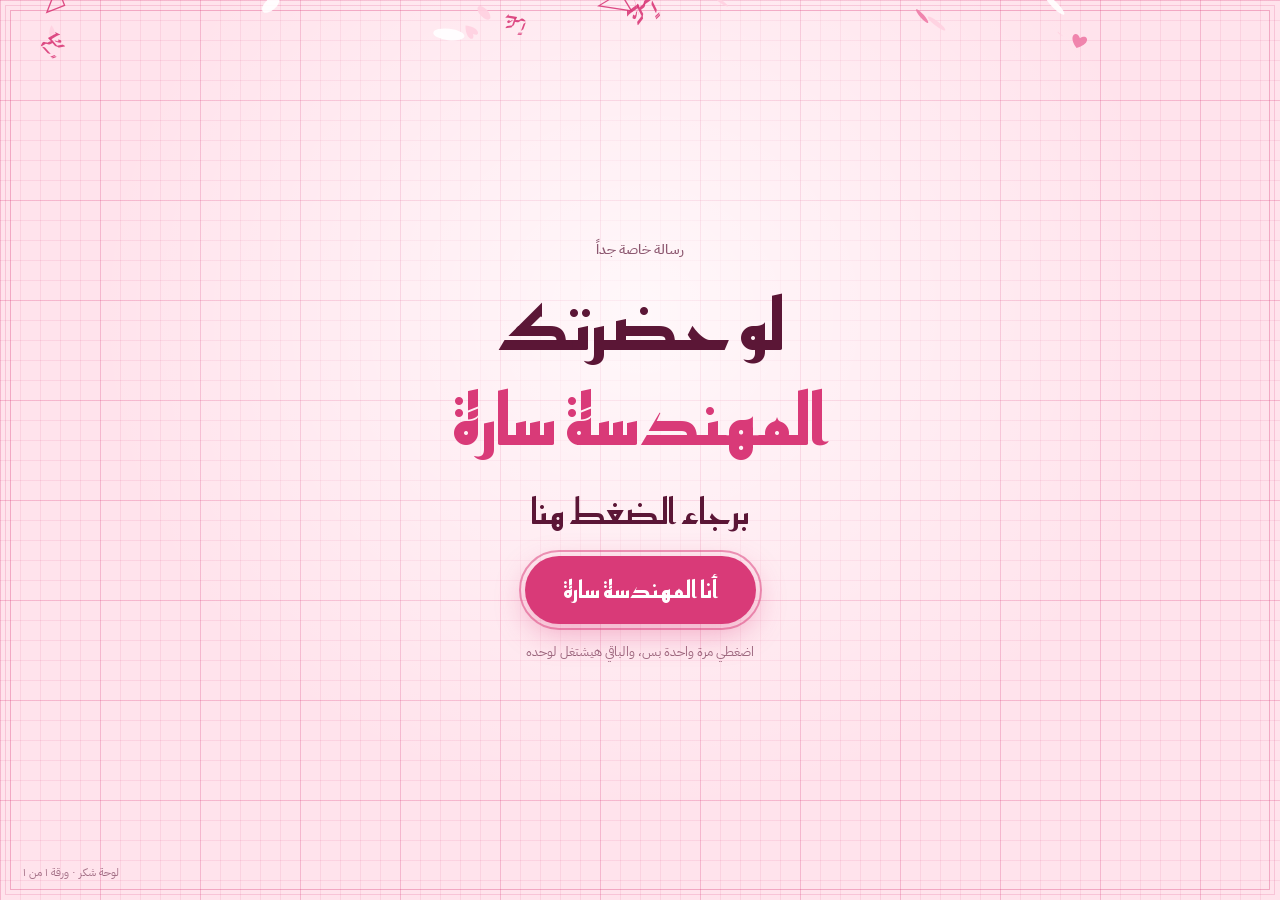
<file: sara/index.html>
<!doctype html>
<html lang="ar" dir="rtl">
<head>
<meta charset="utf-8">
<meta name="viewport" content="width=device-width, initial-scale=1, viewport-fit=cover">
<meta name="theme-color" content="#ffe3ec">
<meta property="og:title" content="رسالة خاصة للمهندسة سارة">
<meta property="og:description" content="لو حضرتك المهندسة سارة، برجاء الضغط هنا">
<style>*,*::before,*::after{box-sizing:border-box}body{margin:0;font-size:14px}img{max-width:100%}[hidden]{display:none!important}:root{padding-top:env(safe-area-inset-top,0px);padding-bottom:env(safe-area-inset-bottom,0px)}</style>
<title>شكراً م. سارة</title>
<meta name="claude:viewport-fit-sides" content="cover">
<link rel="preconnect" href="https://fonts.googleapis.com">
<link rel="preconnect" href="https://fonts.gstatic.com" crossorigin>
<link rel="stylesheet" href="https://fonts.googleapis.com/css2?family=Aref+Ruqaa:wght@400;700&family=Cairo:wght@700;900&family=IBM+Plex+Sans+Arabic:wght@400;500;700&family=Reem+Kufi:wght@500;700&display=swap">
<style>
/* Layout: one full-screen "drawing sheet" on pink drafting paper; scenes flip in and out of it like turned sheets, petals fall over everything. */
:root{
  --blush:#ffe3ec;
  --paper:#fff8fb;
  --rose:#f6a5c2;
  --pink:#d93a78;
  --ink:#5b1636;
  --grid:rgba(217,58,120,.10);
  --grid-strong:rgba(217,58,120,.18);
  --f-display:"Reem Kufi","Segoe UI","Tahoma",sans-serif;
  --f-body:"IBM Plex Sans Arabic","Segoe UI","Tahoma",sans-serif;
  --f-script:"Aref Ruqaa","Amiri","Times New Roman",serif;
  --f-num:"Cairo","Segoe UI","Tahoma",sans-serif;
  color-scheme:light;
}
html,body{height:100%}
body{
  background:
    radial-gradient(ellipse at 50% 35%, rgba(255,255,255,.75), transparent 60%),
    linear-gradient(var(--grid-strong) 1px, transparent 1px) 0 0/100px 100px,
    linear-gradient(90deg, var(--grid-strong) 1px, transparent 1px) 0 0/100px 100px,
    linear-gradient(var(--grid) 1px, transparent 1px) 0 0/20px 20px,
    linear-gradient(90deg, var(--grid) 1px, transparent 1px) 0 0/20px 20px,
    var(--blush);
  color:var(--ink);
  font-family:var(--f-body);
  overflow:hidden;
}
#app{position:relative;height:100%;}
#fx{position:fixed;inset:0;width:100%;height:100%;pointer-events:none;z-index:3}
.frame{
  position:fixed;z-index:1;pointer-events:none;
  top:calc(10px + env(safe-area-inset-top,0px));bottom:calc(10px + env(safe-area-inset-bottom,0px));
  left:calc(10px + env(safe-area-inset-left,0px));right:calc(10px + env(safe-area-inset-right,0px));
  border:1.5px solid rgba(217,58,120,.35);
  outline:1px solid rgba(217,58,120,.18);outline-offset:4px;
}
.frame span{
  position:absolute;bottom:8px;left:12px;font-family:var(--f-body);font-size:11px;
  color:rgba(91,22,54,.55);font-variant-numeric:tabular-nums;
}
#stage{position:relative;z-index:2;height:100%;}
.scene{
  position:absolute;inset:0;overflow-y:auto;
  display:flex;flex-direction:column;
  padding-left:max(24px, env(safe-area-inset-left,0px));
  padding-right:max(24px, env(safe-area-inset-right,0px));
  padding-block:40px;
  opacity:0;transform:perspective(1000px) rotateX(-75deg) translateY(30px);
  transform-origin:50% 0%;
  transition:transform .75s cubic-bezier(.2,.85,.25,1), opacity .5s ease;
}
.scene.on{opacity:1;transform:none}
.scene.off{opacity:0;transform:perspective(1000px) rotateX(70deg) translateY(-30px);transform-origin:50% 100%;pointer-events:none}
.inner{margin-block:auto;margin-inline:auto;width:100%;max-width:680px;display:flex;flex-direction:column;align-items:center;gap:18px;text-align:center}

.eyebrow{font-size:14px;color:rgba(91,22,54,.7);font-weight:500}
.big{font-family:var(--f-display);font-weight:700;font-size:clamp(2rem,8.5vw,4.4rem);line-height:1.35;text-wrap:balance;margin:0}
.big em{font-style:normal;color:var(--pink)}
.mid{font-family:var(--f-display);font-weight:500;font-size:clamp(1.3rem,5vw,2.2rem);line-height:1.5;text-wrap:balance;margin:0}
.script{font-family:var(--f-script);font-weight:700;color:var(--pink);line-height:1.2}

/* intro */
.go{
  font-family:var(--f-display);font-weight:700;font-size:clamp(1.15rem,4.5vw,1.5rem);
  color:#fff;background:var(--pink);border:0;border-radius:999px;
  padding:16px 38px;cursor:pointer;position:relative;
  box-shadow:0 10px 30px rgba(217,58,120,.35);
  transition:transform .2s ease, box-shadow .2s ease;
}
.go::after{content:"";position:absolute;inset:-6px;border-radius:999px;border:2px solid var(--pink);opacity:.5;animation:ring 1.8s ease-out infinite}
.go:hover{transform:translateY(-2px);box-shadow:0 14px 36px rgba(217,58,120,.45)}
.go:focus-visible{outline:3px solid var(--ink);outline-offset:6px}
@keyframes ring{from{transform:scale(1);opacity:.55}to{transform:scale(1.25);opacity:0}}
.hint{font-size:13px;color:rgba(91,22,54,.6)}

/* stamps */
.stamps{display:flex;flex-direction:column;align-items:center;gap:16px}
.stamp{
  font-family:var(--f-display);font-weight:700;font-size:clamp(1.4rem,6vw,2.4rem);
  color:var(--pink);border:3px solid var(--pink);border-radius:10px;padding:6px 22px;
  background:rgba(255,248,251,.7);
  animation:stamp .55s cubic-bezier(.3,1.6,.5,1) both;
}
.stamp:nth-child(1){--r:-4deg;animation-delay:.2s}
.stamp:nth-child(2){--r:3deg;animation-delay:1.3s}
.stamp:nth-child(3){--r:-2deg;animation-delay:2.4s}
@keyframes stamp{from{opacity:0;transform:scale(2.4) rotate(var(--r))}to{opacity:1;transform:scale(1) rotate(var(--r))}}

/* counter */
.thanks{font-size:clamp(3.2rem,15vw,7rem);margin:0}
.flip{display:flex;gap:clamp(8px,2.5vw,14px);perspective:600px}
.tile{
  position:relative;width:clamp(68px,22vw,112px);aspect-ratio:3/4;max-width:100%;
  display:grid;place-items:center;border-radius:14px;
  background:linear-gradient(180deg,#ffffff 0 50%,#fff1f6 50% 100%);
  border:1.5px solid rgba(217,58,120,.28);
  box-shadow:0 2px 0 rgba(217,58,120,.18),0 14px 30px rgba(217,58,120,.22);
  font-family:var(--f-num);font-weight:900;font-size:clamp(3.4rem,15vw,6.2rem);line-height:1;
  color:var(--pink);transform-style:preserve-3d;overflow:hidden;
}
.tile::after{content:"";position:absolute;inset:50% 0 auto;height:1.5px;background:rgba(217,58,120,.22)}
.tile::before,.tile i{content:"";position:absolute;top:calc(50% - 5px);width:6px;height:10px;border-radius:3px;background:rgba(217,58,120,.3)}
.tile::before{right:-3px}.tile i{left:-3px}
.tile span{position:relative;top:-.06em}
.tile.lead span{color:rgba(217,58,120,.2)}
.dwg{font-family:var(--f-num);font-weight:700;font-size:13px;color:rgba(91,22,54,.6)}
.label{font-family:var(--f-display);font-size:clamp(1.1rem,4.4vw,1.6rem);font-weight:500}
.scale{width:min(440px,100%);display:flex;flex-direction:column;gap:6px}
.bar{height:12px;border:1.5px solid var(--ink);position:relative;overflow:hidden;
  background:repeating-linear-gradient(90deg, transparent 0 calc(10% - 1.5px), rgba(91,22,54,.35) calc(10% - 1.5px) 10%)}
.fill{position:absolute;inset:0 0 0 auto;width:0;background:var(--pink)}
.ticks{display:flex;justify-content:space-between;font-family:var(--f-num);font-weight:700;font-size:12px;color:rgba(91,22,54,.65);font-variant-numeric:tabular-nums}
.done{font-family:var(--f-num);font-weight:700;color:var(--pink);border:2.5px solid var(--pink);border-radius:8px;padding:4px 16px;--r:-5deg;animation:stamp .5s cubic-bezier(.3,1.6,.5,1) both}

/* final */
.card{
  width:100%;background:var(--paper);border:1.5px solid var(--ink);
  box-shadow:0 0 0 6px var(--paper),0 0 0 7.5px rgba(91,22,54,.35),0 24px 60px rgba(217,58,120,.25);
  padding:28px 22px 0;display:flex;flex-direction:column;gap:14px;text-align:center;
}
.card .from{font-size:14px;color:rgba(91,22,54,.7);margin:0}
.card .co{font-family:var(--f-display);font-weight:700;font-size:clamp(1.3rem,5vw,1.8rem);margin:0;color:var(--pink)}
.card p{margin:0;font-size:clamp(1.05rem,4vw,1.25rem);line-height:1.8}
.card .heart-line{font-family:var(--f-script);font-weight:700;font-size:clamp(2rem,9vw,3rem);color:var(--pink);line-height:1.3}
.ln{opacity:0;animation:up .8s ease both}
@keyframes up{from{opacity:0;transform:translateY(14px)}to{opacity:1;transform:none}}
.tb{margin-inline:-22px;margin-top:8px;display:grid;grid-template-columns:repeat(3,1fr);border-top:1.5px solid var(--ink);font-size:12px;text-align:right}
.tb div{padding:8px 10px;border-inline-start:1px solid rgba(91,22,54,.4);border-bottom:1px solid rgba(91,22,54,.4);min-width:0}
.tb div:nth-child(3n+1){border-inline-start:0}
.tb div:nth-last-child(-n+3){border-bottom:0}
.tb b{display:block;font-weight:700;font-size:13px;color:var(--ink);font-variant-numeric:tabular-nums}
.tb small{color:rgba(91,22,54,.6);font-size:11px}
.again{font-family:var(--f-display);font-size:15px;color:var(--pink);background:transparent;border:1.5px solid var(--pink);border-radius:999px;padding:8px 22px;cursor:pointer}
.again:focus-visible{outline:2px solid var(--ink);outline-offset:4px}

@media (max-width:420px){.tb{grid-template-columns:repeat(2,1fr)}.tb div:nth-child(3n+1){border-inline-start:1px solid rgba(91,22,54,.4)}.tb div:nth-child(2n+1){border-inline-start:0}.tb div:nth-last-child(-n+3){border-bottom:1px solid rgba(91,22,54,.4)}.tb div:nth-last-child(-n+2){border-bottom:0}}
@media (prefers-reduced-motion:reduce){
  .scene{transition:opacity .4s ease;transform:none}
  .scene.off{transform:none}
  .go::after{animation:none}
}
</style>
</head>
<body>

<div id="app" dir="rtl" lang="ar">
  <canvas id="fx" aria-hidden="true"></canvas>
  <div class="frame" aria-hidden="true"><span>لوحة شكر · ورقة ١ من ١</span></div>
  <main id="stage" aria-live="polite">
    <section class="scene on" id="intro">
      <div class="inner">
        <div class="eyebrow">رسالة خاصة جداً</div>
        <h1 class="big">لو حضرتك<br><em>المهندسة سارة</em></h1>
        <p class="mid">برجاء الضغط هنا</p>
        <button class="go" id="go" type="button">أنا المهندسة سارة</button>
        <div class="hint">اضغطي مرة واحدة بس، والباقي هيشتغل لوحده</div>
      </div>
    </section>
  </main>
</div>

<script>
(function(){
  const reduce = matchMedia('(prefers-reduced-motion: reduce)').matches;
  const stage = document.getElementById('stage');
  const ar = n => n.toLocaleString('ar-EG');
  let token = 0;
  const sleep = (ms, t) => new Promise((res, rej) => setTimeout(() => t === token ? res() : rej('stop'), ms));

  function show(html){
    const old = stage.querySelector('.scene.on');
    if(old){ old.classList.remove('on'); old.classList.add('off'); setTimeout(() => old.remove(), 800); }
    const el = document.createElement('section');
    el.className = 'scene';
    el.innerHTML = '<div class="inner">' + html + '</div>';
    stage.appendChild(el);
    requestAnimationFrame(() => requestAnimationFrame(() => el.classList.add('on')));
    return el;
  }

  /* ---------- falling, flipping petals ---------- */
  const cv = document.getElementById('fx'), ctx = cv.getContext('2d');
  let W = 0, H = 0, dpr = 1;
  function size(){ dpr = Math.min(2, devicePixelRatio || 1); W = innerWidth; H = innerHeight; cv.width = W*dpr; cv.height = H*dpr; ctx.setTransform(dpr,0,0,dpr,0,0); }
  size(); addEventListener('resize', size);
  const colors = ['#f6a5c2','#ee7aa6','#d93a78','#ffd0e0','#ffffff'];
  const parts = [];
  let rate = reduce ? 0.15 : 0.5;
  function spawn(kind, x, y, burst){
    const s = kind === 'word' ? 16 + Math.random()*10 : 7 + Math.random()*9;
    parts.push({
      kind, x: x ?? Math.random()*W, y: y ?? -30,
      vx: burst ? (Math.random()-.5)*7 : (Math.random()-.5)*.6,
      vy: burst ? -Math.random()*7 - 2 : .7 + Math.random()*1.3,
      rot: Math.random()*6.28, vr: (Math.random()-.5)*.05,
      flip: Math.random()*6.28, vf: .03 + Math.random()*.06,
      s, c: colors[(Math.random()*colors.length)|0], sway: Math.random()*6.28
    });
  }
  function heart(s){
    ctx.beginPath(); ctx.moveTo(0, s*.35);
    ctx.bezierCurveTo(-s*1.1, -s*.35, -s*.45, -s*1.05, 0, -s*.45);
    ctx.bezierCurveTo(s*.45, -s*1.05, s*1.1, -s*.35, 0, s*.35);
    ctx.fill();
  }
  function frame(){
    ctx.clearRect(0,0,W,H);
    if(Math.random() < rate){
      const r = Math.random();
      spawn(r < .55 ? 'petal' : r < .85 ? 'heart' : r < .95 ? 'word' : 'square');
    }
    for(let i = parts.length-1; i >= 0; i--){
      const p = parts[i];
      p.sway += .02; p.x += p.vx + Math.sin(p.sway)*.4; p.y += p.vy;
      if(p.vy < 1.6) p.vy += .06; p.vx *= .985;
      p.rot += p.vr; p.flip += p.vf;
      if(p.y > H + 40){ parts.splice(i,1); continue; }
      ctx.save(); ctx.translate(p.x, p.y); ctx.rotate(p.rot); ctx.scale(Math.cos(p.flip), 1);
      ctx.fillStyle = p.c; ctx.strokeStyle = '#d93a78'; ctx.globalAlpha = .9;
      if(p.kind === 'petal'){ ctx.beginPath(); ctx.ellipse(0,0,p.s*.55,p.s,0,0,6.283); ctx.fill(); }
      else if(p.kind === 'heart'){ heart(p.s); }
      else if(p.kind === 'square'){ ctx.lineWidth = 1.4; ctx.beginPath(); ctx.moveTo(-p.s,p.s); ctx.lineTo(p.s,p.s); ctx.lineTo(-p.s,-p.s); ctx.closePath(); ctx.stroke(); }
      else { ctx.fillStyle = '#d93a78'; ctx.font = '700 ' + p.s + 'px "Aref Ruqaa", serif'; ctx.textAlign = 'center'; ctx.fillText('شكراً', 0, 0); }
      ctx.restore();
    }
    requestAnimationFrame(frame);
  }
  requestAnimationFrame(frame);
  function burst(n){ for(let i=0;i<n;i++) spawn(Math.random()<.5?'heart':'petal', W/2 + (Math.random()-.5)*80, H*.45, true); }

  /* ---------- counter ---------- */
  function count(el, from, to, dur, ease, t){
    const fill = el.querySelector('.fill');
    const start = performance.now(); let last = -1;
    return new Promise((res, rej) => {
      function step(now){
        if(t !== token) return rej('stop');
        const p = Math.min(1, (now - start)/dur);
        const n = Math.round(from + (to - from)*ease(p));
        if(n !== last){
          last = n; setTiles(el, n);
          fill.style.width = (n/500*100) + '%';
          if(Math.random() < (n < 30 ? 1 : .35)) spawn('word', Math.random()*W, -20);
        }
        p < 1 ? requestAnimationFrame(step) : res();
      }
      requestAnimationFrame(step);
    });
  }
  const digits = n => String(n).padStart(3,'0').split('').map(d => (+d).toLocaleString('ar-EG'));
  function setTiles(el, n){
    const ds = digits(n), lead = String(n).length;
    el.querySelectorAll('.tile').forEach((t, i) => {
      const sp = t.querySelector('span');
      t.classList.toggle('lead', i < 3 - lead);
      if(sp.textContent !== ds[i]){
        sp.textContent = ds[i];
        if(!reduce) t.animate([{transform:'rotateX(-90deg)'},{transform:'rotateX(12deg)',offset:.75},{transform:'none'}],{duration:220,easing:'ease-out'});
      }
    });
  }
  const tilesHTML = n => digits(n).map((d,i) => `<div class="tile${i < 3 - String(n).length ? ' lead' : ''}"><i></i><span>${d}</span></div>`).join('');
  const counterHTML = (from, label) => `
    <h2 class="thanks script">شكراً</h2>
    <div class="flip" dir="ltr" aria-hidden="true">${tilesHTML(from)}</div>
    <div class="label">${label}</div>
    <div class="scale" aria-hidden="true">
      <div class="bar"><div class="fill" style="width:${from/500*100}%"></div></div>
      <div class="ticks"><span>٠</span><span>١٥٠</span><span>٢٥٠</span><span>٥٠٠</span></div>
    </div>
    <div class="slot" style="min-height:44px"></div>`;

  /* ---------- the show ---------- */
  async function run(){
    const t = ++token;
    const k = reduce ? .7 : 1;
    try{
      rate = reduce ? .2 : 1.1;
      show('<div class="eyebrow">استني بس…</div><h2 class="big">لأ… مش <em>المهندسة سارة</em> وبس</h2>');
      await sleep(2700*k, t);
      show('<div class="stamps"><div class="stamp">أعظم مهندسة عندنا في الشركة</div><div class="stamp">أشطر مهندسة</div><div class="stamp">أحسن حد عندنا</div></div>');
      await sleep(4300*k, t);
      show('<h2 class="mid">المهندسة اللي تعبناها معانا كتير…</h2><h2 class="big">ودايماً <em>بتساعدنا</em></h2>');
      await sleep(3200*k, t);
      show('<div class="eyebrow">عشان كده بنشكرها</div><h2 class="big">من <em>أول رسمة</em>…</h2>');
      await sleep(2300*k, t);

      let el = show(counterHTML(1, 'رسمة خاصة بالعقود'));
      await sleep(700, t);
      await count(el, 1, 150, reduce ? 3000 : 10000, p => p*p, t);
      el.querySelector('.slot').innerHTML = '<div class="done">وأكتر من ١٥٠ رسمة عقود</div>';
      burst(30);
      await sleep(2200*k, t);

      show('<h2 class="mid">ده غير طبعاً</h2><h2 class="big">كل <em>الرسومات التانية</em>…</h2>');
      await sleep(2600*k, t);

      el = show(counterHTML(150, 'رسمة عملتيها لنا'));
      await sleep(700, t);
      await count(el, 150, 500, reduce ? 2500 : 7000, p => p<.5 ? 2*p*p : 1-Math.pow(-2*p+2,2)/2, t);
      el.querySelector('.slot').innerHTML = '<div class="done">وأكتر من ٥٠٠ رسمة</div>';
      burst(45);
      await sleep(2400*k, t);

      show('<h2 class="mid">ورغم كل الشكر ده…</h2>');
      await sleep(2300*k, t);
      show('<h2 class="big">ما يوفيش <em>حقك</em></h2>');
      await sleep(2400*k, t);
      show('<h2 class="script" style="font-size:clamp(3.4rem,16vw,7.5rem);margin:0">شكراً لحضرتك</h2>');
      burst(70);
      await sleep(3200*k, t);

      rate = reduce ? .15 : .7;
      show(`
        <article class="card">
          <p class="from ln" style="animation-delay:.3s">رسالة شكر من</p>
          <p class="co ln" style="animation-delay:.6s">المعمرون العرب</p>
          <p class="ln" style="animation-delay:1.6s">والشكر ده مخصوص من <strong>يوسف</strong>،<br>لأنه كان بينسى يشكر حضرتك كتير</p>
          <p class="heart-line ln" style="animation-delay:3s">شكراً جداً من القلب</p>
          <p class="ln" style="animation-delay:4.4s">ومعلش… إحنا آسفين إننا بنتعب حضرتك</p>
          <div class="tb ln" style="animation-delay:5.4s">
            <div><small>المشروع</small><b>شكر وتقدير</b></div>
            <div><small>التصميم</small><b>م. سارة</b></div>
            <div><small>عدد اللوحات</small><b>+٥٠٠</b></div>
            <div><small>المقياس</small><b>١ : ∞</b></div>
            <div><small>من</small><b>يوسف</b></div>
            <div><small>الحالة</small><b>معتمد ✓</b></div>
          </div>
        </article>
        <button class="again ln" style="animation-delay:6.2s" type="button" id="again">شوفيها تاني</button>`);
      await sleep(400, t);
      burst(40);
      document.getElementById('again').addEventListener('click', run);
    }catch(e){ /* restarted */ }
  }
  document.getElementById('go').addEventListener('click', run);
})();
</script>
</body>
</html>
</file>
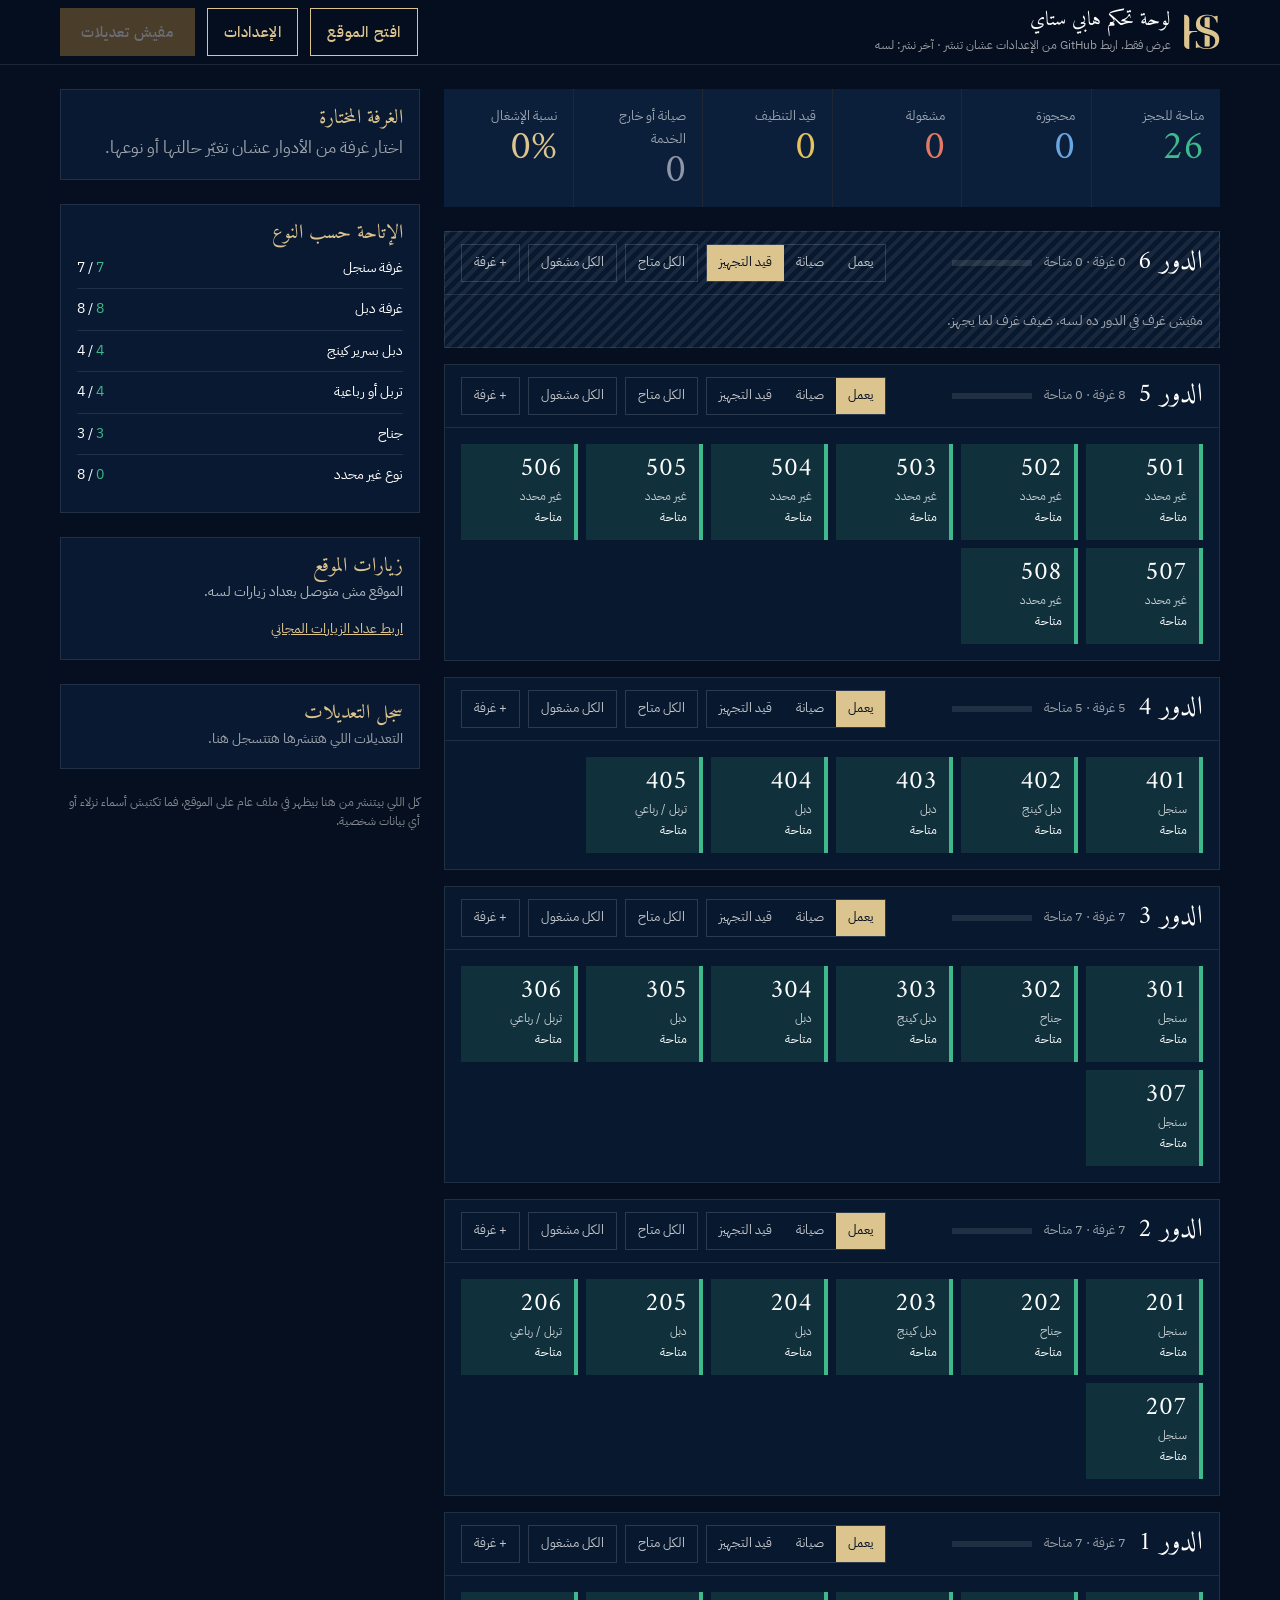
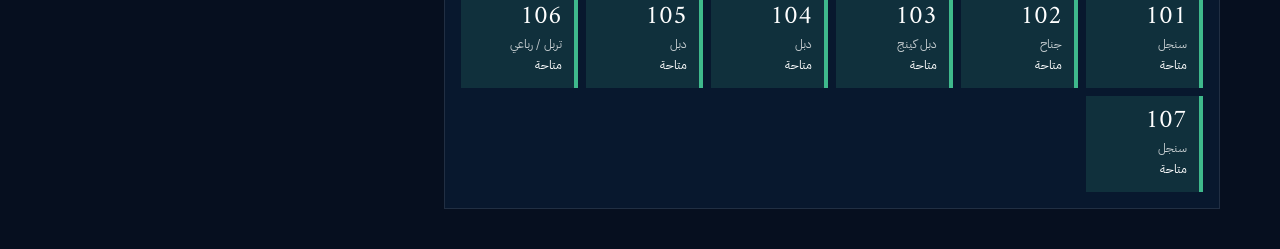
<file: happy-stay/admin/index.html>
<!doctype html>
<html lang="ar" dir="rtl">
<head>
<meta charset="utf-8">
<meta name="viewport" content="width=device-width, initial-scale=1, viewport-fit=cover">
<meta name="robots" content="noindex, nofollow">
<title>لوحة تحكم هابي ستاي</title>
<link rel="icon" href="../favicon.svg" type="image/svg+xml">
<link rel="preconnect" href="https://fonts.googleapis.com">
<link rel="preconnect" href="https://fonts.gstatic.com" crossorigin>
<link rel="stylesheet" href="https://fonts.googleapis.com/css2?family=Amiri:wght@400;700&family=IBM+Plex+Sans+Arabic:wght@300;400;500;600&display=swap">
<link rel="stylesheet" href="../assets/app.css">
</head>
<body>
<div id="root"></div>
<script type="module" src="app.js"></script>
</body>
</html>
</file>
<file: happy-stay/assets/app.css>
/*! tailwindcss v4.3.3 | MIT License | https://tailwindcss.com */
@layer properties{@supports (((-webkit-hyphens:none)) and (not (margin-trim:inline))) or ((-moz-orient:inline) and (not (color:rgb(from red r g b)))){*,:before,:after,::backdrop{--tw-translate-x:0;--tw-translate-y:0;--tw-translate-z:0;--tw-rotate-x:initial;--tw-rotate-y:initial;--tw-rotate-z:initial;--tw-skew-x:initial;--tw-skew-y:initial;--tw-scroll-snap-strictness:proximity;--tw-border-style:solid;--tw-gradient-position:initial;--tw-gradient-from:#0000;--tw-gradient-via:#0000;--tw-gradient-to:#0000;--tw-gradient-stops:initial;--tw-gradient-via-stops:initial;--tw-gradient-from-position:0%;--tw-gradient-via-position:50%;--tw-gradient-to-position:100%;--tw-leading:initial;--tw-font-weight:initial;--tw-ordinal:initial;--tw-slashed-zero:initial;--tw-numeric-figure:initial;--tw-numeric-spacing:initial;--tw-numeric-fraction:initial;--tw-shadow:0 0 #0000;--tw-shadow-color:initial;--tw-shadow-alpha:100%;--tw-inset-shadow:0 0 #0000;--tw-inset-shadow-color:initial;--tw-inset-shadow-alpha:100%;--tw-ring-color:initial;--tw-ring-shadow:0 0 #0000;--tw-inset-ring-color:initial;--tw-inset-ring-shadow:0 0 #0000;--tw-ring-inset:initial;--tw-ring-offset-width:0px;--tw-ring-offset-color:#fff;--tw-ring-offset-shadow:0 0 #0000;--tw-outline-style:solid;--tw-backdrop-blur:initial;--tw-backdrop-brightness:initial;--tw-backdrop-contrast:initial;--tw-backdrop-grayscale:initial;--tw-backdrop-hue-rotate:initial;--tw-backdrop-invert:initial;--tw-backdrop-opacity:initial;--tw-backdrop-saturate:initial;--tw-backdrop-sepia:initial;--tw-duration:initial}}}@layer theme{:root,:host{--font-sans:"Jost", "IBM Plex Sans Arabic", "Segoe UI", Tahoma, Arial, sans-serif;--font-mono:ui-monospace, SFMono-Regular, Menlo, Monaco, Consolas, "Liberation Mono", "Courier New", monospace;--color-black:#000;--color-white:#fff;--spacing:.25rem;--container-md:28rem;--container-xl:36rem;--container-2xl:42rem;--container-3xl:48rem;--container-5xl:64rem;--text-sm:.875rem;--text-sm--line-height:calc(1.25 / .875);--text-2xl:1.5rem;--text-2xl--line-height:calc(2 / 1.5);--font-weight-medium:500;--leading-tight:1.25;--leading-snug:1.375;--leading-relaxed:1.625;--blur-md:12px;--default-transition-duration:.15s;--default-transition-timing-function:cubic-bezier(.4, 0, .2, 1);--default-font-family:var(--font-sans);--default-mono-font-family:var(--font-mono);--color-ivory:#f8f3ea;--color-sand:#ede3d2;--color-stone:#d8cbb5;--color-night:#060f1f;--color-navy:#0b1f3a;--color-gold:#b28a42;--color-gold-soft:#dcc48f;--color-ink:#1a2433;--color-mute:#5c6472;--color-ok:#1e6b52;--color-st-available:#3fb98c;--color-st-reserved:#6aa6e0;--color-st-occupied:#e07a66;--color-st-cleaning:#e5c25a;--color-st-maintenance:#8e97a8;--color-bad:#a5322b;--font-display:"Bodoni Moda", "Amiri", Georgia, "Times New Roman", serif;--ease-hotel:cubic-bezier(.2, .7, .1, 1)}}@layer base{*,:after,:before,::backdrop{box-sizing:border-box;border:0 solid;margin:0;padding:0}::file-selector-button{box-sizing:border-box;border:0 solid;margin:0;padding:0}html,:host{-webkit-text-size-adjust:100%;tab-size:4;line-height:1.5;font-family:var(--default-font-family,-apple-system, BlinkMacSystemFont, "Segoe UI", Roboto, "Helvetica Neue", "Noto Sans", Arial, sans-serif, "Apple Color Emoji", "Segoe UI Emoji", "Segoe UI Symbol", "Noto Color Emoji");font-feature-settings:var(--default-font-feature-settings,normal);font-variation-settings:var(--default-font-variation-settings,normal);-webkit-tap-highlight-color:transparent}hr{height:0;color:inherit;border-top-width:1px}abbr:where([title]){-webkit-text-decoration:underline dotted;text-decoration:underline dotted}h1,h2,h3,h4,h5,h6{font-size:inherit;font-weight:inherit}a{color:inherit;-webkit-text-decoration:inherit;-webkit-text-decoration:inherit;-webkit-text-decoration:inherit;text-decoration:inherit}b,strong{font-weight:bolder}code,kbd,samp,pre{font-family:var(--default-mono-font-family,ui-monospace, SFMono-Regular, Menlo, Monaco, Consolas, "Liberation Mono", "Courier New", monospace);font-feature-settings:var(--default-mono-font-feature-settings,normal);font-variation-settings:var(--default-mono-font-variation-settings,normal);font-size:1em}small{font-size:80%}sub,sup{vertical-align:baseline;font-size:75%;line-height:0;position:relative}sub{bottom:-.25em}sup{top:-.5em}table{text-indent:0;border-color:inherit;border-collapse:collapse}:-moz-focusring:where(:not(iframe)){outline:auto}progress{vertical-align:baseline}summary{display:list-item}ol,ul,menu{list-style:none}img,svg,video,canvas,audio,iframe,embed,object{vertical-align:middle;display:block}img,video{max-width:100%;height:auto}button,input,select,optgroup,textarea{font:inherit;font-feature-settings:inherit;font-variation-settings:inherit;letter-spacing:inherit;color:inherit;opacity:1;background-color:#0000;border-radius:0}::file-selector-button{font:inherit;font-feature-settings:inherit;font-variation-settings:inherit;letter-spacing:inherit;color:inherit;opacity:1;background-color:#0000;border-radius:0}:where(select:is([multiple],[size])) optgroup{font-weight:bolder}:where(select:is([multiple],[size])) optgroup option{padding-inline-start:20px}::file-selector-button{margin-inline-end:4px}::placeholder{opacity:1}@supports (not ((-webkit-appearance:-apple-pay-button))) or (contain-intrinsic-size:1px){::placeholder{color:currentColor}@supports (color:color-mix(in lab, red, red)){::placeholder{color:color-mix(in oklab, currentcolor 50%, transparent)}}}textarea{resize:vertical}::-webkit-search-decoration{-webkit-appearance:none}::-webkit-date-and-time-value{min-height:1lh;text-align:inherit}::-webkit-datetime-edit{display:inline-flex}::-webkit-datetime-edit-fields-wrapper{padding:0}::-webkit-datetime-edit{padding-block:0}::-webkit-datetime-edit-year-field{padding-block:0}::-webkit-datetime-edit-month-field{padding-block:0}::-webkit-datetime-edit-day-field{padding-block:0}::-webkit-datetime-edit-hour-field{padding-block:0}::-webkit-datetime-edit-minute-field{padding-block:0}::-webkit-datetime-edit-second-field{padding-block:0}::-webkit-datetime-edit-millisecond-field{padding-block:0}::-webkit-datetime-edit-meridiem-field{padding-block:0}::-webkit-calendar-picker-indicator{line-height:1}:-moz-ui-invalid{box-shadow:none}button,input:where([type=button],[type=reset],[type=submit]){appearance:button}::file-selector-button{appearance:button}::-webkit-inner-spin-button{height:auto}::-webkit-outer-spin-button{height:auto}[hidden]:where(:not([hidden=until-found])){display:none!important}}@layer components;@layer utilities{.pointer-events-none{pointer-events:none}.absolute{position:absolute}.fixed{position:fixed}.relative{position:relative}.sticky{position:sticky}.inset-0{inset:0}.inset-3{inset:calc(var(--spacing) * 3)}.inset-x-0{inset-inline:0}.start-3{inset-inline-start:calc(var(--spacing) * 3)}.end-3{inset-inline-end:calc(var(--spacing) * 3)}.end-6{inset-inline-end:calc(var(--spacing) * 6)}.top-0{top:0}.top-1\/2{top:50%}.top-3{top:calc(var(--spacing) * 3)}.top-\[27svh\]{top:27svh}.bottom-0{bottom:0}.bottom-5{bottom:calc(var(--spacing) * 5)}.bottom-6{bottom:calc(var(--spacing) * 6)}.bottom-\[14svh\]{bottom:14svh}.bottom-\[16svh\]{bottom:16svh}.bottom-\[17svh\]{bottom:17svh}.left-1\/2{left:50%}.z-10{z-index:10}.z-20{z-index:20}.z-30{z-index:30}.z-40{z-index:40}.z-50{z-index:50}.z-\[70\]{z-index:70}.col-span-2{grid-column:span 2/span 2}.col-start-2{grid-column-start:2}.float-left{float:left}.m-0{margin:0}.mx-auto{margin-inline:auto}.ms-4{margin-inline-start:calc(var(--spacing) * 4)}.ms-auto{margin-inline-start:auto}.me-auto{margin-inline-end:auto}.mt-1{margin-top:var(--spacing)}.mt-2{margin-top:calc(var(--spacing) * 2)}.mt-3{margin-top:calc(var(--spacing) * 3)}.mt-4{margin-top:calc(var(--spacing) * 4)}.mt-5{margin-top:calc(var(--spacing) * 5)}.mt-6{margin-top:calc(var(--spacing) * 6)}.mt-7{margin-top:calc(var(--spacing) * 7)}.mt-8{margin-top:calc(var(--spacing) * 8)}.mt-10{margin-top:calc(var(--spacing) * 10)}.mt-12{margin-top:calc(var(--spacing) * 12)}.mt-14{margin-top:calc(var(--spacing) * 14)}.mt-16{margin-top:calc(var(--spacing) * 16)}.mb-1\.5{margin-bottom:calc(var(--spacing) * 1.5)}.mb-2{margin-bottom:calc(var(--spacing) * 2)}.mb-3{margin-bottom:calc(var(--spacing) * 3)}.mb-5{margin-bottom:calc(var(--spacing) * 5)}.mb-6{margin-bottom:calc(var(--spacing) * 6)}.mb-12{margin-bottom:calc(var(--spacing) * 12)}.\!hidden{display:none!important}.block{display:block}.flex{display:flex}.grid{display:grid}.hidden{display:none}.inline-block{display:inline-block}.aspect-\[3\/2\]{aspect-ratio:3/2}.aspect-\[4\/3\]{aspect-ratio:4/3}.aspect-\[9\/16\]{aspect-ratio:9/16}.size-2\.5{width:calc(var(--spacing) * 2.5);height:calc(var(--spacing) * 2.5)}.size-5{width:calc(var(--spacing) * 5);height:calc(var(--spacing) * 5)}.size-6{width:calc(var(--spacing) * 6);height:calc(var(--spacing) * 6)}.size-7{width:calc(var(--spacing) * 7);height:calc(var(--spacing) * 7)}.size-10{width:calc(var(--spacing) * 10);height:calc(var(--spacing) * 10)}.size-11{width:calc(var(--spacing) * 11);height:calc(var(--spacing) * 11)}.size-12{width:calc(var(--spacing) * 12);height:calc(var(--spacing) * 12)}.size-14{width:calc(var(--spacing) * 14);height:calc(var(--spacing) * 14)}.size-full{width:100%;height:100%}.\!h-4{height:calc(var(--spacing) * 4)!important}.h-1\.5{height:calc(var(--spacing) * 1.5)}.h-8{height:calc(var(--spacing) * 8)}.h-9{height:calc(var(--spacing) * 9)}.h-10{height:calc(var(--spacing) * 10)}.h-12{height:calc(var(--spacing) * 12)}.h-14{height:calc(var(--spacing) * 14)}.h-16{height:calc(var(--spacing) * 16)}.h-28{height:calc(var(--spacing) * 28)}.h-\[2px\]{height:2px}.h-\[52\%\]{height:52%}.h-\[76px\]{height:76px}.h-\[78svh\]{height:78svh}.h-\[520svh\]{height:520svh}.h-auto{height:auto}.h-full{height:100%}.h-svh{height:100svh}.max-h-80{max-height:calc(var(--spacing) * 80)}.max-h-\[11svh\]{max-height:11svh}.max-h-\[75svh\]{max-height:75svh}.max-h-\[78svh\]{max-height:78svh}.max-h-\[620px\]{max-height:620px}.\!min-h-10{min-height:calc(var(--spacing) * 10)!important}.\!min-h-11{min-height:calc(var(--spacing) * 11)!important}.min-h-0{min-height:0}.min-h-7{min-height:calc(var(--spacing) * 7)}.min-h-9{min-height:calc(var(--spacing) * 9)}.min-h-10{min-height:calc(var(--spacing) * 10)}.min-h-11{min-height:calc(var(--spacing) * 11)}.min-h-14{min-height:calc(var(--spacing) * 14)}.min-h-16{min-height:calc(var(--spacing) * 16)}.min-h-svh{min-height:100svh}.\!w-3{width:calc(var(--spacing) * 3)!important}.\!w-full{width:100%!important}.w-2\/5{width:40%}.w-20{width:calc(var(--spacing) * 20)}.w-\[80vw\]{width:80vw}.w-\[86vw\]{width:86vw}.w-\[min\(50svh\,430px\)\]{width:min(50svh,430px)}.w-\[min\(92vw\,520px\)\]{width:min(92vw,520px)}.w-\[min\(860px\,calc\(100vw-180px\)\)\]{width:min(860px,100vw - 180px)}.w-auto{width:auto}.w-full{width:100%}.w-max{width:max-content}.max-w-2xl{max-width:var(--container-2xl)}.max-w-3xl{max-width:var(--container-3xl)}.max-w-5xl{max-width:var(--container-5xl)}.max-w-44{max-width:calc(var(--spacing) * 44)}.max-w-\[48ch\]{max-width:48ch}.max-w-\[52ch\]{max-width:52ch}.max-w-\[62ch\]{max-width:62ch}.max-w-\[70\%\]{max-width:70%}.max-w-\[340px\]{max-width:340px}.max-w-\[520px\]{max-width:520px}.max-w-md{max-width:var(--container-md)}.max-w-xl{max-width:var(--container-xl)}.min-w-0{min-width:0}.flex-1{flex:1}.shrink-0{flex-shrink:0}.origin-\[var\(--o\)\]{transform-origin:var(--o)}.-translate-x-1\/2{--tw-translate-x:calc(calc(1 / 2 * 100%) * -1);translate:var(--tw-translate-x) var(--tw-translate-y)}.-translate-y-1\/2{--tw-translate-y:calc(calc(1 / 2 * 100%) * -1);translate:var(--tw-translate-x) var(--tw-translate-y)}.-translate-y-20{--tw-translate-y:calc(var(--spacing) * -20);translate:var(--tw-translate-x) var(--tw-translate-y)}.translate-y-24{--tw-translate-y:calc(var(--spacing) * 24);translate:var(--tw-translate-x) var(--tw-translate-y)}.transform{transform:var(--tw-rotate-x,) var(--tw-rotate-y,) var(--tw-rotate-z,) var(--tw-skew-x,) var(--tw-skew-y,)}.cursor-pointer{cursor:pointer}.cursor-zoom-in{cursor:zoom-in}.resize{resize:both}.snap-x{scroll-snap-type:x var(--tw-scroll-snap-strictness)}.snap-mandatory{--tw-scroll-snap-strictness:mandatory}.snap-center{scroll-snap-align:center}.\[scrollbar-width\:none\]{scrollbar-width:none}.list-decimal{list-style-type:decimal}.list-none{list-style-type:none}.grid-cols-2{grid-template-columns:repeat(2,minmax(0,1fr))}.grid-cols-3{grid-template-columns:repeat(3,minmax(0,1fr))}.grid-cols-4{grid-template-columns:repeat(4,minmax(0,1fr))}.grid-cols-\[1fr_1fr_\.6fr_auto\]{grid-template-columns:1fr 1fr .6fr auto}.grid-cols-\[48px_1fr\]{grid-template-columns:48px 1fr}.grid-cols-\[auto_1fr\]{grid-template-columns:auto 1fr}.grid-cols-\[repeat\(auto-fill\,minmax\(104px\,1fr\)\)\]{grid-template-columns:repeat(auto-fill,minmax(104px,1fr))}.grid-cols-subgrid{grid-template-columns:subgrid}.flex-col{flex-direction:column}.flex-wrap{flex-wrap:wrap}.place-items-center{place-items:center}.place-items-end{place-items:end}.items-baseline{align-items:baseline}.items-center{align-items:center}.items-end{align-items:flex-end}.items-start{align-items:flex-start}.justify-between{justify-content:space-between}.justify-center{justify-content:center}.justify-end{justify-content:flex-end}.gap-1{gap:var(--spacing)}.gap-1\.5{gap:calc(var(--spacing) * 1.5)}.gap-2{gap:calc(var(--spacing) * 2)}.gap-3{gap:calc(var(--spacing) * 3)}.gap-4{gap:calc(var(--spacing) * 4)}.gap-5{gap:calc(var(--spacing) * 5)}.gap-6{gap:calc(var(--spacing) * 6)}.gap-10{gap:calc(var(--spacing) * 10)}.gap-12{gap:calc(var(--spacing) * 12)}.gap-\[6vw\]{gap:6vw}.gap-px{gap:1px}.gap-x-3{column-gap:calc(var(--spacing) * 3)}.gap-x-5{column-gap:calc(var(--spacing) * 5)}.gap-x-6{column-gap:calc(var(--spacing) * 6)}.gap-y-1{row-gap:var(--spacing)}.gap-y-2{row-gap:calc(var(--spacing) * 2)}.self-center{align-self:center}.justify-self-start{justify-self:flex-start}.overflow-hidden{overflow:hidden}.overflow-x-auto{overflow-x:auto}.overflow-y-auto{overflow-y:auto}.rounded-full{border-radius:3.40282e38px}.rounded-t-\[80px\]{border-top-left-radius:80px;border-top-right-radius:80px}.rounded-t-\[170px\]{border-top-left-radius:170px;border-top-right-radius:170px}.border{border-style:var(--tw-border-style);border-width:1px}.border-0{border-style:var(--tw-border-style);border-width:0}.border-2{border-style:var(--tw-border-style);border-width:2px}.border-s{border-inline-start-style:var(--tw-border-style);border-inline-start-width:1px}.border-s-2{border-inline-start-style:var(--tw-border-style);border-inline-start-width:2px}.border-s-4{border-inline-start-style:var(--tw-border-style);border-inline-start-width:4px}.border-t{border-top-style:var(--tw-border-style);border-top-width:1px}.border-b{border-bottom-style:var(--tw-border-style);border-bottom-width:1px}.border-b-0{border-bottom-style:var(--tw-border-style);border-bottom-width:0}.border-gold-soft{border-color:var(--color-gold-soft)}.border-gold-soft\/60{border-color:#dcc48f99}@supports (color:color-mix(in lab, red, red)){.border-gold-soft\/60{border-color:color-mix(in oklab, var(--color-gold-soft) 60%, transparent)}}.border-gold\/35{border-color:#b28a4259}@supports (color:color-mix(in lab, red, red)){.border-gold\/35{border-color:color-mix(in oklab, var(--color-gold) 35%, transparent)}}.border-gold\/40{border-color:#b28a4266}@supports (color:color-mix(in lab, red, red)){.border-gold\/40{border-color:color-mix(in oklab, var(--color-gold) 40%, transparent)}}.border-gold\/45{border-color:#b28a4273}@supports (color:color-mix(in lab, red, red)){.border-gold\/45{border-color:color-mix(in oklab, var(--color-gold) 45%, transparent)}}.border-gold\/60{border-color:#b28a4299}@supports (color:color-mix(in lab, red, red)){.border-gold\/60{border-color:color-mix(in oklab, var(--color-gold) 60%, transparent)}}.border-ok\/40{border-color:#1e6b5266}@supports (color:color-mix(in lab, red, red)){.border-ok\/40{border-color:color-mix(in oklab, var(--color-ok) 40%, transparent)}}.border-st-available{border-color:var(--color-st-available)}.border-st-cleaning{border-color:var(--color-st-cleaning)}.border-st-maintenance{border-color:var(--color-st-maintenance)}.border-st-occupied{border-color:var(--color-st-occupied)}.border-st-reserved{border-color:var(--color-st-reserved)}.border-stone{border-color:var(--color-stone)}.border-white\/10{border-color:#ffffff1a}@supports (color:color-mix(in lab, red, red)){.border-white\/10{border-color:color-mix(in oklab, var(--color-white) 10%, transparent)}}.border-white\/15{border-color:#ffffff26}@supports (color:color-mix(in lab, red, red)){.border-white\/15{border-color:color-mix(in oklab, var(--color-white) 15%, transparent)}}.border-white\/20{border-color:#fff3}@supports (color:color-mix(in lab, red, red)){.border-white\/20{border-color:color-mix(in oklab, var(--color-white) 20%, transparent)}}.\!bg-night{background-color:var(--color-night)!important}.bg-\[\#1E6B52\]{background-color:#1e6b52}.bg-bad{background-color:var(--color-bad)}.bg-black\/60{background-color:#0009}@supports (color:color-mix(in lab, red, red)){.bg-black\/60{background-color:color-mix(in oklab, var(--color-black) 60%, transparent)}}.bg-gold{background-color:var(--color-gold)}.bg-gold-soft{background-color:var(--color-gold-soft)}.bg-gold\/10{background-color:#b28a421a}@supports (color:color-mix(in lab, red, red)){.bg-gold\/10{background-color:color-mix(in oklab, var(--color-gold) 10%, transparent)}}.bg-gold\/15{background-color:#b28a4226}@supports (color:color-mix(in lab, red, red)){.bg-gold\/15{background-color:color-mix(in oklab, var(--color-gold) 15%, transparent)}}.bg-ivory{background-color:var(--color-ivory)}.bg-ivory\/95{background-color:#f8f3eaf2}@supports (color:color-mix(in lab, red, red)){.bg-ivory\/95{background-color:color-mix(in oklab, var(--color-ivory) 95%, transparent)}}.bg-navy{background-color:var(--color-navy)}.bg-navy\/60{background-color:#0b1f3a99}@supports (color:color-mix(in lab, red, red)){.bg-navy\/60{background-color:color-mix(in oklab, var(--color-navy) 60%, transparent)}}.bg-navy\/70{background-color:#0b1f3ab3}@supports (color:color-mix(in lab, red, red)){.bg-navy\/70{background-color:color-mix(in oklab, var(--color-navy) 70%, transparent)}}.bg-night{background-color:var(--color-night)}.bg-night\/75{background-color:#060f1fbf}@supports (color:color-mix(in lab, red, red)){.bg-night\/75{background-color:color-mix(in oklab, var(--color-night) 75%, transparent)}}.bg-night\/90{background-color:#060f1fe6}@supports (color:color-mix(in lab, red, red)){.bg-night\/90{background-color:color-mix(in oklab, var(--color-night) 90%, transparent)}}.bg-night\/95{background-color:#060f1ff2}@supports (color:color-mix(in lab, red, red)){.bg-night\/95{background-color:color-mix(in oklab, var(--color-night) 95%, transparent)}}.bg-sand{background-color:var(--color-sand)}.bg-st-available{background-color:var(--color-st-available)}.bg-st-available\/15{background-color:#3fb98c26}@supports (color:color-mix(in lab, red, red)){.bg-st-available\/15{background-color:color-mix(in oklab, var(--color-st-available) 15%, transparent)}}.bg-st-cleaning{background-color:var(--color-st-cleaning)}.bg-st-cleaning\/15{background-color:#e5c25a26}@supports (color:color-mix(in lab, red, red)){.bg-st-cleaning\/15{background-color:color-mix(in oklab, var(--color-st-cleaning) 15%, transparent)}}.bg-st-maintenance{background-color:var(--color-st-maintenance)}.bg-st-maintenance\/15{background-color:#8e97a826}@supports (color:color-mix(in lab, red, red)){.bg-st-maintenance\/15{background-color:color-mix(in oklab, var(--color-st-maintenance) 15%, transparent)}}.bg-st-occupied{background-color:var(--color-st-occupied)}.bg-st-occupied\/15{background-color:#e07a6626}@supports (color:color-mix(in lab, red, red)){.bg-st-occupied\/15{background-color:color-mix(in oklab, var(--color-st-occupied) 15%, transparent)}}.bg-st-reserved{background-color:var(--color-st-reserved)}.bg-st-reserved\/15{background-color:#6aa6e026}@supports (color:color-mix(in lab, red, red)){.bg-st-reserved\/15{background-color:color-mix(in oklab, var(--color-st-reserved) 15%, transparent)}}.bg-transparent{background-color:#0000}.bg-white{background-color:var(--color-white)}.bg-white\/10{background-color:#ffffff1a}@supports (color:color-mix(in lab, red, red)){.bg-white\/10{background-color:color-mix(in oklab, var(--color-white) 10%, transparent)}}.bg-white\/\[\.08\]{background-color:#ffffff14}@supports (color:color-mix(in lab, red, red)){.bg-white\/\[\.08\]{background-color:color-mix(in oklab, var(--color-white) 8%, transparent)}}.bg-gradient-to-t{--tw-gradient-position:to top in oklab;background-image:linear-gradient(var(--tw-gradient-stops))}.from-night{--tw-gradient-from:var(--color-night);--tw-gradient-stops:var(--tw-gradient-via-stops,var(--tw-gradient-position), var(--tw-gradient-from) var(--tw-gradient-from-position), var(--tw-gradient-to) var(--tw-gradient-to-position))}.from-night\/90{--tw-gradient-from:#060f1fe6}@supports (color:color-mix(in lab, red, red)){.from-night\/90{--tw-gradient-from:color-mix(in oklab, var(--color-night) 90%, transparent)}}.from-night\/90{--tw-gradient-stops:var(--tw-gradient-via-stops,var(--tw-gradient-position), var(--tw-gradient-from) var(--tw-gradient-from-position), var(--tw-gradient-to) var(--tw-gradient-to-position))}.via-night\/20{--tw-gradient-via:#060f1f33}@supports (color:color-mix(in lab, red, red)){.via-night\/20{--tw-gradient-via:color-mix(in oklab, var(--color-night) 20%, transparent)}}.via-night\/20{--tw-gradient-via-stops:var(--tw-gradient-position), var(--tw-gradient-from) var(--tw-gradient-from-position), var(--tw-gradient-via) var(--tw-gradient-via-position), var(--tw-gradient-to) var(--tw-gradient-to-position);--tw-gradient-stops:var(--tw-gradient-via-stops)}.via-night\/40{--tw-gradient-via:#060f1f66}@supports (color:color-mix(in lab, red, red)){.via-night\/40{--tw-gradient-via:color-mix(in oklab, var(--color-night) 40%, transparent)}}.via-night\/40{--tw-gradient-via-stops:var(--tw-gradient-position), var(--tw-gradient-from) var(--tw-gradient-from-position), var(--tw-gradient-via) var(--tw-gradient-via-position), var(--tw-gradient-to) var(--tw-gradient-to-position);--tw-gradient-stops:var(--tw-gradient-via-stops)}.to-night\/20{--tw-gradient-to:#060f1f33}@supports (color:color-mix(in lab, red, red)){.to-night\/20{--tw-gradient-to:color-mix(in oklab, var(--color-night) 20%, transparent)}}.to-night\/20{--tw-gradient-stops:var(--tw-gradient-via-stops,var(--tw-gradient-position), var(--tw-gradient-from) var(--tw-gradient-from-position), var(--tw-gradient-to) var(--tw-gradient-to-position))}.to-transparent{--tw-gradient-to:transparent;--tw-gradient-stops:var(--tw-gradient-via-stops,var(--tw-gradient-position), var(--tw-gradient-from) var(--tw-gradient-from-position), var(--tw-gradient-to) var(--tw-gradient-to-position))}.object-contain{object-fit:contain}.object-cover{object-fit:cover}.object-\[28\%_center\]{object-position:28% center}.p-0{padding:0}.p-3{padding:calc(var(--spacing) * 3)}.p-4{padding:calc(var(--spacing) * 4)}.p-5{padding:calc(var(--spacing) * 5)}.p-6{padding:calc(var(--spacing) * 6)}.\!px-4{padding-inline:calc(var(--spacing) * 4)!important}.\!px-5{padding-inline:calc(var(--spacing) * 5)!important}.px-2{padding-inline:calc(var(--spacing) * 2)}.px-3{padding-inline:calc(var(--spacing) * 3)}.px-4{padding-inline:calc(var(--spacing) * 4)}.px-5{padding-inline:calc(var(--spacing) * 5)}.py-2{padding-block:calc(var(--spacing) * 2)}.py-3{padding-block:calc(var(--spacing) * 3)}.py-5{padding-block:calc(var(--spacing) * 5)}.py-6{padding-block:calc(var(--spacing) * 6)}.py-20{padding-block:calc(var(--spacing) * 20)}.py-24{padding-block:calc(var(--spacing) * 24)}.py-28{padding-block:calc(var(--spacing) * 28)}.ps-4{padding-inline-start:calc(var(--spacing) * 4)}.ps-5{padding-inline-start:calc(var(--spacing) * 5)}.ps-\[6vw\]{padding-inline-start:6vw}.pe-\[8vw\]{padding-inline-end:8vw}.pt-4{padding-top:calc(var(--spacing) * 4)}.pt-5{padding-top:calc(var(--spacing) * 5)}.pt-6{padding-top:calc(var(--spacing) * 6)}.pt-8{padding-top:calc(var(--spacing) * 8)}.pt-16{padding-top:calc(var(--spacing) * 16)}.pt-\[17svh\]{padding-top:17svh}.pb-2{padding-bottom:calc(var(--spacing) * 2)}.pb-4{padding-bottom:calc(var(--spacing) * 4)}.pb-5{padding-bottom:calc(var(--spacing) * 5)}.pb-8{padding-bottom:calc(var(--spacing) * 8)}.pb-24{padding-bottom:calc(var(--spacing) * 24)}.pb-28{padding-bottom:calc(var(--spacing) * 28)}.text-center{text-align:center}.text-end{text-align:end}.text-start{text-align:start}.font-display{font-family:var(--font-display)}.text-2xl{font-size:var(--text-2xl);line-height:var(--tw-leading,var(--text-2xl--line-height))}.text-sm{font-size:var(--text-sm);line-height:var(--tw-leading,var(--text-sm--line-height))}.text-\[12px\]{font-size:12px}.text-\[13px\]{font-size:13px}.text-\[14px\]{font-size:14px}.text-\[15px\]{font-size:15px}.text-\[17vw\]{font-size:17vw}.text-\[18px\]{font-size:18px}.text-\[20px\]{font-size:20px}.text-\[21px\]{font-size:21px}.text-\[24px\]{font-size:24px}.text-\[26px\]{font-size:26px}.text-\[28px\]{font-size:28px}.text-\[30px\]{font-size:30px}.text-\[32px\]{font-size:32px}.text-\[34px\]{font-size:34px}.text-\[36px\]{font-size:36px}.text-\[40px\]{font-size:40px}.text-\[42px\]{font-size:42px}.text-\[44px\]{font-size:44px}.text-\[46px\]{font-size:46px}.text-\[52px\]{font-size:52px}.text-\[56px\]{font-size:56px}.text-\[64px\]{font-size:64px}.leading-\[1\.35\]{--tw-leading:1.35;line-height:1.35}.leading-none{--tw-leading:1;line-height:1}.leading-relaxed{--tw-leading:var(--leading-relaxed);line-height:var(--leading-relaxed)}.leading-snug{--tw-leading:var(--leading-snug);line-height:var(--leading-snug)}.leading-tight{--tw-leading:var(--leading-tight);line-height:var(--leading-tight)}.font-medium{--tw-font-weight:var(--font-weight-medium);font-weight:var(--font-weight-medium)}.whitespace-nowrap{white-space:nowrap}.\!text-gold-soft{color:var(--color-gold-soft)!important}.\!text-white{color:var(--color-white)!important}.text-bad{color:var(--color-bad)}.text-gold{color:var(--color-gold)}.text-gold-soft{color:var(--color-gold-soft)}.text-inherit{color:inherit}.text-ink{color:var(--color-ink)}.text-mute{color:var(--color-mute)}.text-navy{color:var(--color-navy)}.text-night{color:var(--color-night)}.text-ok{color:var(--color-ok)}.text-st-available{color:var(--color-st-available)}.text-st-cleaning{color:var(--color-st-cleaning)}.text-st-maintenance{color:var(--color-st-maintenance)}.text-st-occupied{color:var(--color-st-occupied)}.text-st-reserved{color:var(--color-st-reserved)}.text-white{color:var(--color-white)}.text-white\/45{color:#ffffff73}@supports (color:color-mix(in lab, red, red)){.text-white\/45{color:color-mix(in oklab, var(--color-white) 45%, transparent)}}.text-white\/50{color:#ffffff80}@supports (color:color-mix(in lab, red, red)){.text-white\/50{color:color-mix(in oklab, var(--color-white) 50%, transparent)}}.text-white\/55{color:#ffffff8c}@supports (color:color-mix(in lab, red, red)){.text-white\/55{color:color-mix(in oklab, var(--color-white) 55%, transparent)}}.text-white\/60{color:#fff9}@supports (color:color-mix(in lab, red, red)){.text-white\/60{color:color-mix(in oklab, var(--color-white) 60%, transparent)}}.text-white\/65{color:#ffffffa6}@supports (color:color-mix(in lab, red, red)){.text-white\/65{color:color-mix(in oklab, var(--color-white) 65%, transparent)}}.text-white\/70{color:#ffffffb3}@supports (color:color-mix(in lab, red, red)){.text-white\/70{color:color-mix(in oklab, var(--color-white) 70%, transparent)}}.text-white\/75{color:#ffffffbf}@supports (color:color-mix(in lab, red, red)){.text-white\/75{color:color-mix(in oklab, var(--color-white) 75%, transparent)}}.text-white\/80{color:#fffc}@supports (color:color-mix(in lab, red, red)){.text-white\/80{color:color-mix(in oklab, var(--color-white) 80%, transparent)}}.text-white\/85{color:#ffffffd9}@supports (color:color-mix(in lab, red, red)){.text-white\/85{color:color-mix(in oklab, var(--color-white) 85%, transparent)}}.tabular-nums{--tw-numeric-spacing:tabular-nums;font-variant-numeric:var(--tw-ordinal,) var(--tw-slashed-zero,) var(--tw-numeric-figure,) var(--tw-numeric-spacing,) var(--tw-numeric-fraction,)}.no-underline{text-decoration-line:none}.underline{text-decoration-line:underline}.opacity-0{opacity:0}.opacity-55{opacity:.55}.opacity-60{opacity:.6}.opacity-70{opacity:.7}.opacity-85{opacity:.85}.shadow-\[0_-1px_0_rgba\(255\,255\,255\,\.15\)\]{--tw-shadow:0 -1px 0 var(--tw-shadow-color,#ffffff26);box-shadow:var(--tw-inset-shadow), var(--tw-inset-ring-shadow), var(--tw-ring-offset-shadow), var(--tw-ring-shadow), var(--tw-shadow)}.shadow-\[0_-20px_50px_rgba\(0\,0\,0\,\.5\)\]{--tw-shadow:0 -20px 50px var(--tw-shadow-color,#00000080);box-shadow:var(--tw-inset-shadow), var(--tw-inset-ring-shadow), var(--tw-ring-offset-shadow), var(--tw-ring-shadow), var(--tw-shadow)}.shadow-\[0_18px_50px_rgba\(0\,0\,0\,\.4\)\]{--tw-shadow:0 18px 50px var(--tw-shadow-color,#0006);box-shadow:var(--tw-inset-shadow), var(--tw-inset-ring-shadow), var(--tw-ring-offset-shadow), var(--tw-ring-shadow), var(--tw-shadow)}.shadow-lg{--tw-shadow:0 10px 15px -3px var(--tw-shadow-color,#0000001a), 0 4px 6px -4px var(--tw-shadow-color,#0000001a);box-shadow:var(--tw-inset-shadow), var(--tw-inset-ring-shadow), var(--tw-ring-offset-shadow), var(--tw-ring-shadow), var(--tw-shadow)}.ring{--tw-ring-shadow:var(--tw-ring-inset,) 0 0 0 calc(1px + var(--tw-ring-offset-width)) var(--tw-ring-color,currentcolor);box-shadow:var(--tw-inset-shadow), var(--tw-inset-ring-shadow), var(--tw-ring-offset-shadow), var(--tw-ring-shadow), var(--tw-shadow)}.outline{outline-style:var(--tw-outline-style);outline-width:1px}.outline-2{outline-style:var(--tw-outline-style);outline-width:2px}.outline-gold-soft{outline-color:var(--color-gold-soft)}.backdrop-blur{--tw-backdrop-blur:blur(8px);-webkit-backdrop-filter:var(--tw-backdrop-blur,) var(--tw-backdrop-brightness,) var(--tw-backdrop-contrast,) var(--tw-backdrop-grayscale,) var(--tw-backdrop-hue-rotate,) var(--tw-backdrop-invert,) var(--tw-backdrop-opacity,) var(--tw-backdrop-saturate,) var(--tw-backdrop-sepia,);backdrop-filter:var(--tw-backdrop-blur,) var(--tw-backdrop-brightness,) var(--tw-backdrop-contrast,) var(--tw-backdrop-grayscale,) var(--tw-backdrop-hue-rotate,) var(--tw-backdrop-invert,) var(--tw-backdrop-opacity,) var(--tw-backdrop-saturate,) var(--tw-backdrop-sepia,)}.backdrop-blur-md{--tw-backdrop-blur:blur(var(--blur-md));-webkit-backdrop-filter:var(--tw-backdrop-blur,) var(--tw-backdrop-brightness,) var(--tw-backdrop-contrast,) var(--tw-backdrop-grayscale,) var(--tw-backdrop-hue-rotate,) var(--tw-backdrop-invert,) var(--tw-backdrop-opacity,) var(--tw-backdrop-saturate,) var(--tw-backdrop-sepia,);backdrop-filter:var(--tw-backdrop-blur,) var(--tw-backdrop-brightness,) var(--tw-backdrop-contrast,) var(--tw-backdrop-grayscale,) var(--tw-backdrop-hue-rotate,) var(--tw-backdrop-invert,) var(--tw-backdrop-opacity,) var(--tw-backdrop-saturate,) var(--tw-backdrop-sepia,)}.transition{transition-property:color,background-color,border-color,outline-color,text-decoration-color,fill,stroke,--tw-gradient-from,--tw-gradient-via,--tw-gradient-to,opacity,box-shadow,transform,translate,scale,rotate,filter,-webkit-backdrop-filter,backdrop-filter,display,content-visibility,overlay,pointer-events;transition-timing-function:var(--tw-ease,var(--default-transition-timing-function));transition-duration:var(--tw-duration,var(--default-transition-duration))}.transition-colors{transition-property:color,background-color,border-color,outline-color,text-decoration-color,fill,stroke,--tw-gradient-from,--tw-gradient-via,--tw-gradient-to;transition-timing-function:var(--tw-ease,var(--default-transition-timing-function));transition-duration:var(--tw-duration,var(--default-transition-duration))}.transition-transform{transition-property:transform,translate,scale,rotate;transition-timing-function:var(--tw-ease,var(--default-transition-timing-function));transition-duration:var(--tw-duration,var(--default-transition-duration))}.duration-500{--tw-duration:.5s;transition-duration:.5s}.will-change-transform{will-change:transform}.outline-none{--tw-outline-style:none;outline-style:none}.select-all{-webkit-user-select:all;user-select:all}.group-open\/f\:rotate-45:is(:where(.group\/f):is([open],:popover-open,:open) *){rotate:45deg}.last\:border-0:last-child{border-style:var(--tw-border-style);border-width:0}.last\:border-b-0:last-child{border-bottom-style:var(--tw-border-style);border-bottom-width:0}@media (hover:hover){.hover\:bg-gold-soft:hover{background-color:var(--color-gold-soft)}.hover\:bg-white\/5:hover{background-color:#ffffff0d}@supports (color:color-mix(in lab, red, red)){.hover\:bg-white\/5:hover{background-color:color-mix(in oklab, var(--color-white) 5%, transparent)}}.hover\:bg-white\/20:hover{background-color:#fff3}@supports (color:color-mix(in lab, red, red)){.hover\:bg-white\/20:hover{background-color:color-mix(in oklab, var(--color-white) 20%, transparent)}}.hover\:bg-white\/\[\.04\]:hover{background-color:#ffffff0a}@supports (color:color-mix(in lab, red, red)){.hover\:bg-white\/\[\.04\]:hover{background-color:color-mix(in oklab, var(--color-white) 4%, transparent)}}.hover\:text-gold-soft:hover{color:var(--color-gold-soft)}.hover\:text-night:hover{color:var(--color-night)}.hover\:text-white:hover{color:var(--color-white)}.hover\:opacity-100:hover{opacity:1}}.focus\:translate-y-0:focus{--tw-translate-y:0px;translate:var(--tw-translate-x) var(--tw-translate-y)}.disabled\:cursor-not-allowed:disabled{cursor:not-allowed}.disabled\:opacity-40:disabled{opacity:.4}@media not all and (min-width:48rem){.max-md\:col-span-2{grid-column:span 2/span 2}.max-md\:mb-\[10svh\]{margin-bottom:10svh}.max-md\:grid{display:grid}.max-md\:hidden{display:none}.max-md\:h-\[56svh\]{height:56svh}.max-md\:w-\[min\(74vw\,320px\)\]{width:min(74vw,320px)}.max-md\:grid-cols-2{grid-template-columns:repeat(2,minmax(0,1fr))}}@media (min-width:40rem){.sm\:col-span-2{grid-column:span 2/span 2}.sm\:col-start-3{grid-column-start:3}.sm\:\!inline-flex{display:inline-flex!important}.sm\:w-auto{width:auto}.sm\:grid-cols-2{grid-template-columns:repeat(2,minmax(0,1fr))}.sm\:grid-cols-3{grid-template-columns:repeat(3,minmax(0,1fr))}.sm\:grid-cols-\[1\.4fr_1fr\]{grid-template-columns:1.4fr 1fr}.sm\:grid-cols-\[56px_1fr_auto\]{grid-template-columns:56px 1fr auto}}@media (min-width:48rem){.md\:top-auto{top:auto}.md\:bottom-28{bottom:calc(var(--spacing) * 28)}.md\:bottom-\[14svh\]{bottom:14svh}.md\:col-start-3{grid-column-start:3}.md\:ms-0{margin-inline-start:0}.md\:mb-16{margin-bottom:calc(var(--spacing) * 16)}.md\:grid{display:grid}.md\:hidden{display:none}.md\:size-12{width:calc(var(--spacing) * 12);height:calc(var(--spacing) * 12)}.md\:max-w-3xl{max-width:var(--container-3xl)}.md\:grid-cols-2{grid-template-columns:repeat(2,minmax(0,1fr))}.md\:grid-cols-3{grid-template-columns:repeat(3,minmax(0,1fr))}.md\:grid-cols-\[1\.1fr_1fr_1\.2fr_\.9fr\]{grid-template-columns:1.1fr 1fr 1.2fr .9fr}.md\:grid-cols-\[64px_1fr_1fr\]{grid-template-columns:64px 1fr 1fr}.md\:grid-cols-\[minmax\(0\,1fr\)_340px\]{grid-template-columns:minmax(0,1fr) 340px}.md\:items-center{align-items:center}.md\:justify-between{justify-content:space-between}.md\:gap-2{gap:calc(var(--spacing) * 2)}.md\:gap-5{gap:calc(var(--spacing) * 5)}.md\:gap-16{gap:calc(var(--spacing) * 16)}.md\:gap-20{gap:calc(var(--spacing) * 20)}.md\:p-8{padding:calc(var(--spacing) * 8)}.md\:px-20{padding-inline:calc(var(--spacing) * 20)}.md\:px-\[4vw\]{padding-inline:4vw}.md\:py-32{padding-block:calc(var(--spacing) * 32)}.md\:py-36{padding-block:calc(var(--spacing) * 36)}.md\:py-40{padding-block:calc(var(--spacing) * 40)}.md\:py-44{padding-block:calc(var(--spacing) * 44)}.md\:pt-0{padding-top:0}.md\:pb-10{padding-bottom:calc(var(--spacing) * 10)}.md\:text-\[24px\]{font-size:24px}.md\:text-\[32px\]{font-size:32px}.md\:text-\[44px\]{font-size:44px}.md\:text-\[52px\]{font-size:52px}.md\:text-\[58px\]{font-size:58px}.md\:text-\[64px\]{font-size:64px}.md\:text-\[68px\]{font-size:68px}.md\:text-\[72px\]{font-size:72px}.md\:text-\[80px\]{font-size:80px}.md\:text-\[84px\]{font-size:84px}.md\:text-\[96px\]{font-size:96px}.md\:text-\[120px\]{font-size:120px}.md\:text-\[min\(13vw\,190px\)\]{font-size:min(13vw,190px)}.md\:text-white{color:var(--color-white)}}@media (min-width:64rem){.lg\:sticky{position:sticky}.lg\:top-0{top:0}.lg\:bottom-28{bottom:calc(var(--spacing) * 28)}.lg\:\!inline-flex{display:inline-flex!important}.lg\:block{display:block}.lg\:grid{display:grid}.lg\:hidden{display:none}.lg\:aspect-auto{aspect-ratio:auto}.lg\:h-\[54svh\]{height:54svh}.lg\:h-svh{height:100svh}.lg\:w-\[42vw\]{width:42vw}.lg\:w-\[84vw\]{width:84vw}.lg\:flex-1{flex:1}.lg\:flex-\[1\.5\]{flex:1.5}.lg\:grid-cols-\[minmax\(0\,1fr\)_300px\]{grid-template-columns:minmax(0,1fr) 300px}.lg\:grid-cols-\[minmax\(0\,1fr\)_360px\]{grid-template-columns:minmax(0,1fr) 360px}.lg\:grid-cols-\[minmax\(0\,1fr\)_minmax\(0\,1\.15fr\)\]{grid-template-columns:minmax(0,1fr) minmax(0,1.15fr)}.lg\:flex-row{flex-direction:row}.lg\:items-center{align-items:center}.lg\:gap-14{gap:calc(var(--spacing) * 14)}.lg\:gap-16{gap:calc(var(--spacing) * 16)}.lg\:border-s{border-inline-start-style:var(--tw-border-style);border-inline-start-width:1px}.lg\:border-t-0{border-top-style:var(--tw-border-style);border-top-width:0}.lg\:ps-10{padding-inline-start:calc(var(--spacing) * 10)}.lg\:pt-0{padding-top:0}.lg\:pt-20{padding-top:calc(var(--spacing) * 20)}.lg\:pb-10{padding-bottom:calc(var(--spacing) * 10)}.lg\:pb-28{padding-bottom:calc(var(--spacing) * 28)}}@media (min-width:80rem){.xl\:flex{display:flex}.xl\:hidden{display:none}.xl\:grid-cols-6{grid-template-columns:repeat(6,minmax(0,1fr))}}.rtl\:rotate-180:where(:dir(rtl),[dir=rtl],[dir=rtl] *){rotate:180deg}.\[\&\:\:-webkit-details-marker\]\:hidden::-webkit-details-marker{display:none}}html{scroll-behavior:smooth;-webkit-text-size-adjust:100%;scroll-padding-top:88px}html[lang=ar]{--font-display:"Amiri", "Bodoni Moda", Georgia, serif;--font-sans:"IBM Plex Sans Arabic", "Jost", "Segoe UI", Tahoma, Arial, sans-serif}body:before{content:"";height:env(safe-area-inset-top,0px);z-index:35;background:var(--color-navy);position:fixed;inset:0 0 auto}body{background:var(--color-night);color:var(--color-ink);font-family:var(--font-sans);-webkit-font-smoothing:antialiased;margin:0;font-size:17px;line-height:1.75;overflow-x:hidden}h1,h2,h3{font-family:var(--font-display);text-wrap:balance;margin:0;font-weight:400;line-height:1.16}html[lang=ar] h1,html[lang=ar] h2,html[lang=ar] h3{line-height:1.34}p{margin:0}:focus-visible{outline:2px solid var(--color-gold);outline-offset:3px}.wrap{width:100%;max-width:1240px;padding-left:max(20px, env(safe-area-inset-left,0px));padding-right:max(20px, env(safe-area-inset-right,0px));margin-inline:auto}@media (min-width:768px){.wrap{padding-left:max(40px, env(safe-area-inset-left,0px));padding-right:max(40px, env(safe-area-inset-right,0px))}}.eyebrow{letter-spacing:.22em;text-transform:uppercase;color:var(--color-gold);font-size:13px;font-weight:500}html[lang=ar] .eyebrow{letter-spacing:0;font-size:15px}.rule{background:var(--color-gold);width:56px;height:1px;display:block}.btn{letter-spacing:.04em;cursor:pointer;border:1px solid #0000;justify-content:center;align-items:center;gap:10px;min-height:50px;padding:10px 28px;font-size:15px;font-weight:500;text-decoration:none;transition:background .3s,color .3s,border-color .3s;display:inline-flex}.btn-gold{background:var(--color-gold);color:#fff}.btn-gold:hover{background:#987338}.btn-line{background:0 0;border-color:currentColor}.btn-line:hover{background:var(--color-navy);color:#fff;border-color:var(--color-navy)}.btn-ghost{color:#fff;background:0 0;border-color:#ffffff73}.btn-ghost:hover{color:var(--color-navy);background:#fff;border-color:#fff}.field{border:1px solid var(--color-stone);width:100%;min-height:50px;color:var(--color-ink);font:inherit;background:#fff;border-radius:0;padding:11px 14px;font-size:16px;display:block}.field:focus{border-color:var(--color-gold);box-shadow:0 0 0 1px var(--color-gold);outline:none}.field[aria-invalid=true]{border-color:var(--color-bad)}.reveal{transition:transform .9s var(--ease-hotel), opacity .9s var(--ease-hotel)}.reveal.pending{opacity:.25;transform:translateY(22px)}.rise{animation:rise 1s var(--ease-hotel) both;animation-delay:var(--d,0s)}@keyframes rise{0%{opacity:0;transform:translateY(18px)}}.zoom{transition:transform 1.4s var(--ease-hotel)}.group:hover .zoom{transform:scale(1.035)}@media (prefers-reduced-motion:reduce){html{scroll-behavior:auto}*,:before,:after{transition:none!important;animation:none!important}.reveal.pending{opacity:1;transform:none}}.btn-gold-line{border-color:var(--color-gold-soft);color:var(--color-gold-soft);background:0 0}.btn-gold-line:hover{background:var(--color-gold-soft);color:var(--color-night)}.curtain{z-index:60;background:var(--color-night);color:var(--color-gold-soft);pointer-events:none;animation:curtainUp 1s var(--ease-hotel) 1s both;place-items:center;display:grid;position:fixed;inset:0}.curtain svg{width:96px;animation:markIn 1s var(--ease-hotel) both}@keyframes curtainUp{to{visibility:hidden;transform:translateY(-100%)}}@keyframes markIn{0%{opacity:0;transform:scale(.92)}}.hint-line{background:linear-gradient(var(--color-gold-soft), transparent);transform-origin:top;width:1px;height:46px;animation:2.2s ease-in-out infinite hint}@keyframes hint{0%,to{transform:scaleY(.35)}50%{transform:scaleY(1)}}.word{transition:opacity .35s linear}.rail-clip{overflow:clip}.outline-word{color:#0000;-webkit-text-stroke:1px #dcc48f73}.cursor-ring{z-index:55;width:84px;height:84px;color:var(--color-gold-soft);pointer-events:none;opacity:0;background:#060f1fb8;border-radius:50%;place-items:center;margin:-42px 0 0 -42px;font-size:13px;transition:opacity .25s;display:grid;position:fixed;top:0;left:0}.cursor-ring.on{opacity:1}@media (prefers-reduced-motion:reduce){.curtain{display:none}.hint-line{animation:none}}.win{width:18px;height:26px;display:block}.win-lit{background:var(--color-gold-soft);box-shadow:0 0 14px #dcc48f8c}.win-dark{background:#ffffff21}.win-neutral{border:1px solid #ffffff52}.win-closed{background:repeating-linear-gradient(135deg,#dcc48f66 0 3px,#0000 3px 7px)}.live-dot{background:var(--color-st-available);border-radius:50%;width:8px;height:8px;animation:2s infinite livePulse;display:inline-block;box-shadow:0 0 #3fb98c99}@keyframes livePulse{70%{box-shadow:0 0 0 9px #3fb98c00}to{box-shadow:0 0 #3fb98c00}}.hatch{background-image:repeating-linear-gradient(135deg,#ffffff12 0 4px,#0000 4px 9px)}@property --tw-translate-x{syntax:"*";inherits:false;initial-value:0}@property --tw-translate-y{syntax:"*";inherits:false;initial-value:0}@property --tw-translate-z{syntax:"*";inherits:false;initial-value:0}@property --tw-rotate-x{syntax:"*";inherits:false}@property --tw-rotate-y{syntax:"*";inherits:false}@property --tw-rotate-z{syntax:"*";inherits:false}@property --tw-skew-x{syntax:"*";inherits:false}@property --tw-skew-y{syntax:"*";inherits:false}@property --tw-scroll-snap-strictness{syntax:"*";inherits:false;initial-value:proximity}@property --tw-border-style{syntax:"*";inherits:false;initial-value:solid}@property --tw-gradient-position{syntax:"*";inherits:false}@property --tw-gradient-from{syntax:"<color>";inherits:false;initial-value:#0000}@property --tw-gradient-via{syntax:"<color>";inherits:false;initial-value:#0000}@property --tw-gradient-to{syntax:"<color>";inherits:false;initial-value:#0000}@property --tw-gradient-stops{syntax:"*";inherits:false}@property --tw-gradient-via-stops{syntax:"*";inherits:false}@property --tw-gradient-from-position{syntax:"<length-percentage>";inherits:false;initial-value:0%}@property --tw-gradient-via-position{syntax:"<length-percentage>";inherits:false;initial-value:50%}@property --tw-gradient-to-position{syntax:"<length-percentage>";inherits:false;initial-value:100%}@property --tw-leading{syntax:"*";inherits:false}@property --tw-font-weight{syntax:"*";inherits:false}@property --tw-ordinal{syntax:"*";inherits:false}@property --tw-slashed-zero{syntax:"*";inherits:false}@property --tw-numeric-figure{syntax:"*";inherits:false}@property --tw-numeric-spacing{syntax:"*";inherits:false}@property --tw-numeric-fraction{syntax:"*";inherits:false}@property --tw-shadow{syntax:"*";inherits:false;initial-value:0 0 #0000}@property --tw-shadow-color{syntax:"*";inherits:false}@property --tw-shadow-alpha{syntax:"<percentage>";inherits:false;initial-value:100%}@property --tw-inset-shadow{syntax:"*";inherits:false;initial-value:0 0 #0000}@property --tw-inset-shadow-color{syntax:"*";inherits:false}@property --tw-inset-shadow-alpha{syntax:"<percentage>";inherits:false;initial-value:100%}@property --tw-ring-color{syntax:"*";inherits:false}@property --tw-ring-shadow{syntax:"*";inherits:false;initial-value:0 0 #0000}@property --tw-inset-ring-color{syntax:"*";inherits:false}@property --tw-inset-ring-shadow{syntax:"*";inherits:false;initial-value:0 0 #0000}@property --tw-ring-inset{syntax:"*";inherits:false}@property --tw-ring-offset-width{syntax:"<length>";inherits:false;initial-value:0}@property --tw-ring-offset-color{syntax:"*";inherits:false;initial-value:#fff}@property --tw-ring-offset-shadow{syntax:"*";inherits:false;initial-value:0 0 #0000}@property --tw-outline-style{syntax:"*";inherits:false;initial-value:solid}@property --tw-backdrop-blur{syntax:"*";inherits:false}@property --tw-backdrop-brightness{syntax:"*";inherits:false}@property --tw-backdrop-contrast{syntax:"*";inherits:false}@property --tw-backdrop-grayscale{syntax:"*";inherits:false}@property --tw-backdrop-hue-rotate{syntax:"*";inherits:false}@property --tw-backdrop-invert{syntax:"*";inherits:false}@property --tw-backdrop-opacity{syntax:"*";inherits:false}@property --tw-backdrop-saturate{syntax:"*";inherits:false}@property --tw-backdrop-sepia{syntax:"*";inherits:false}@property --tw-duration{syntax:"*";inherits:false}
</file>
